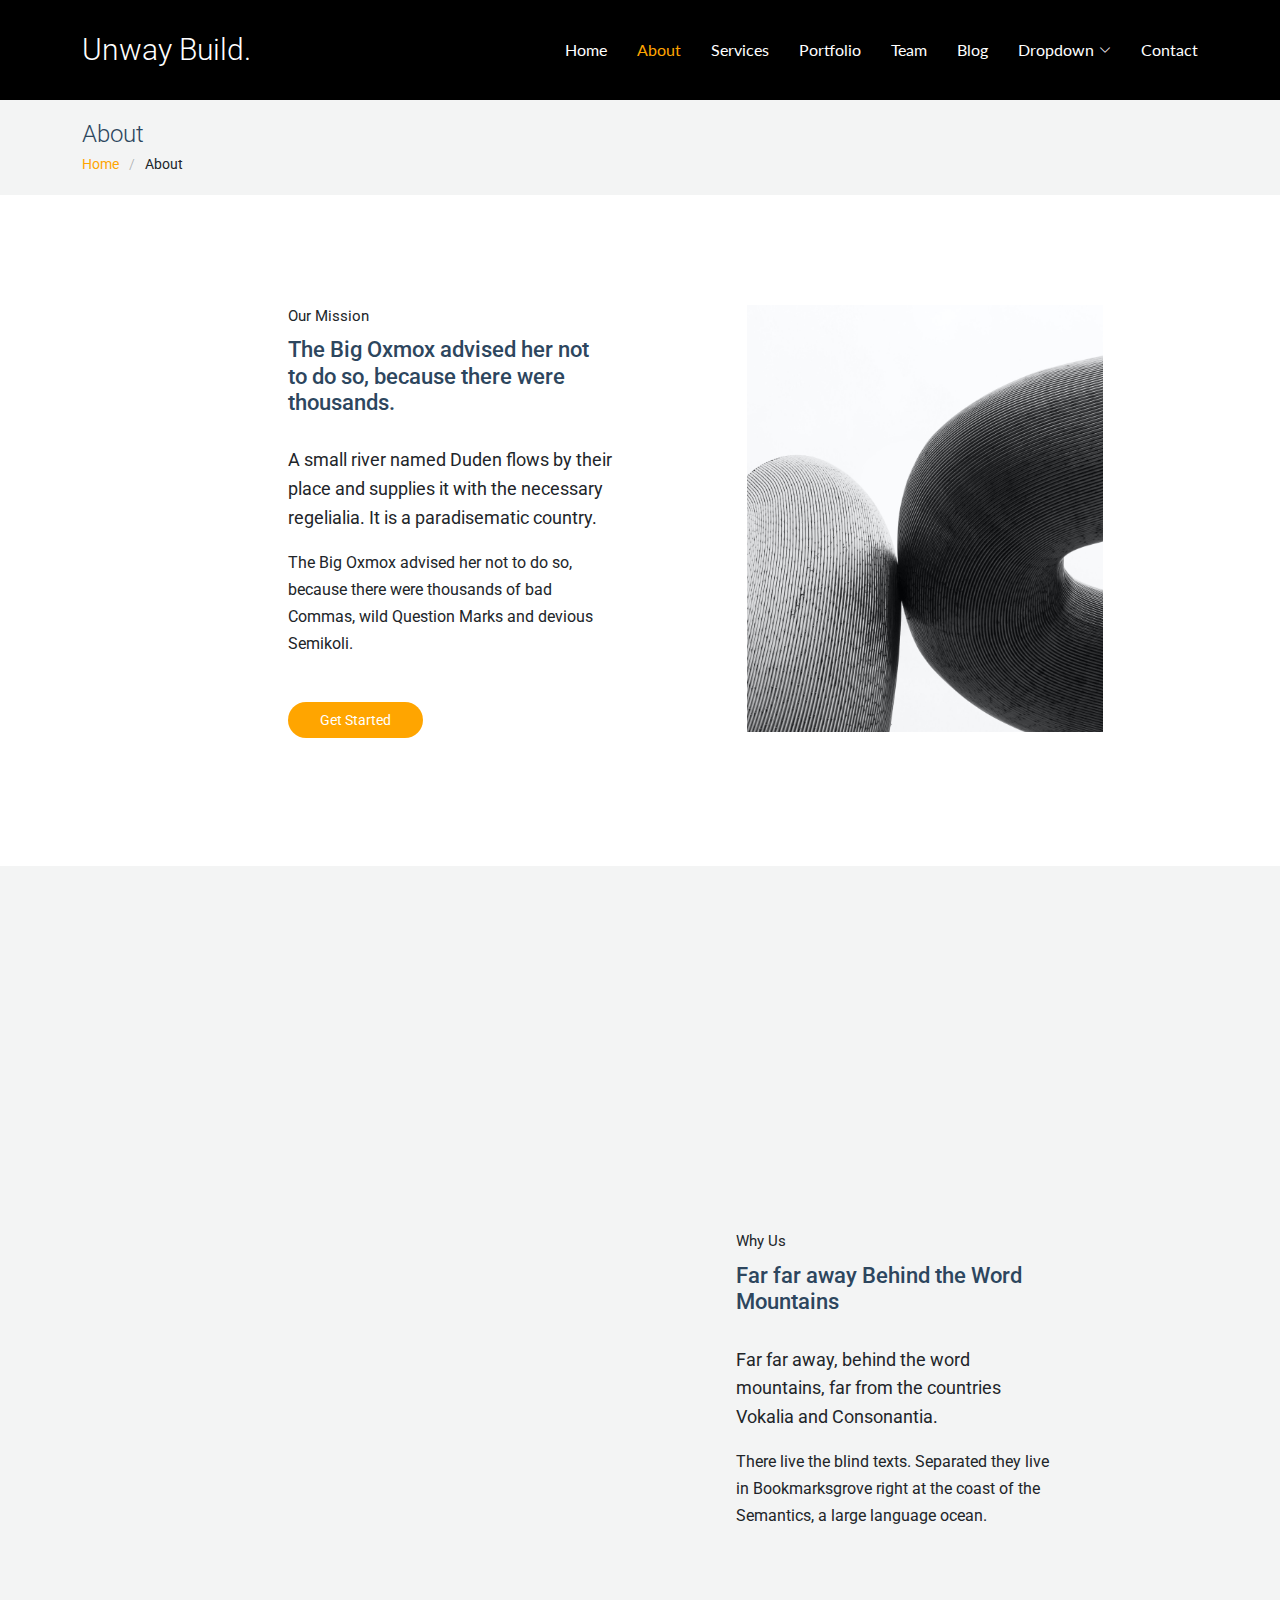
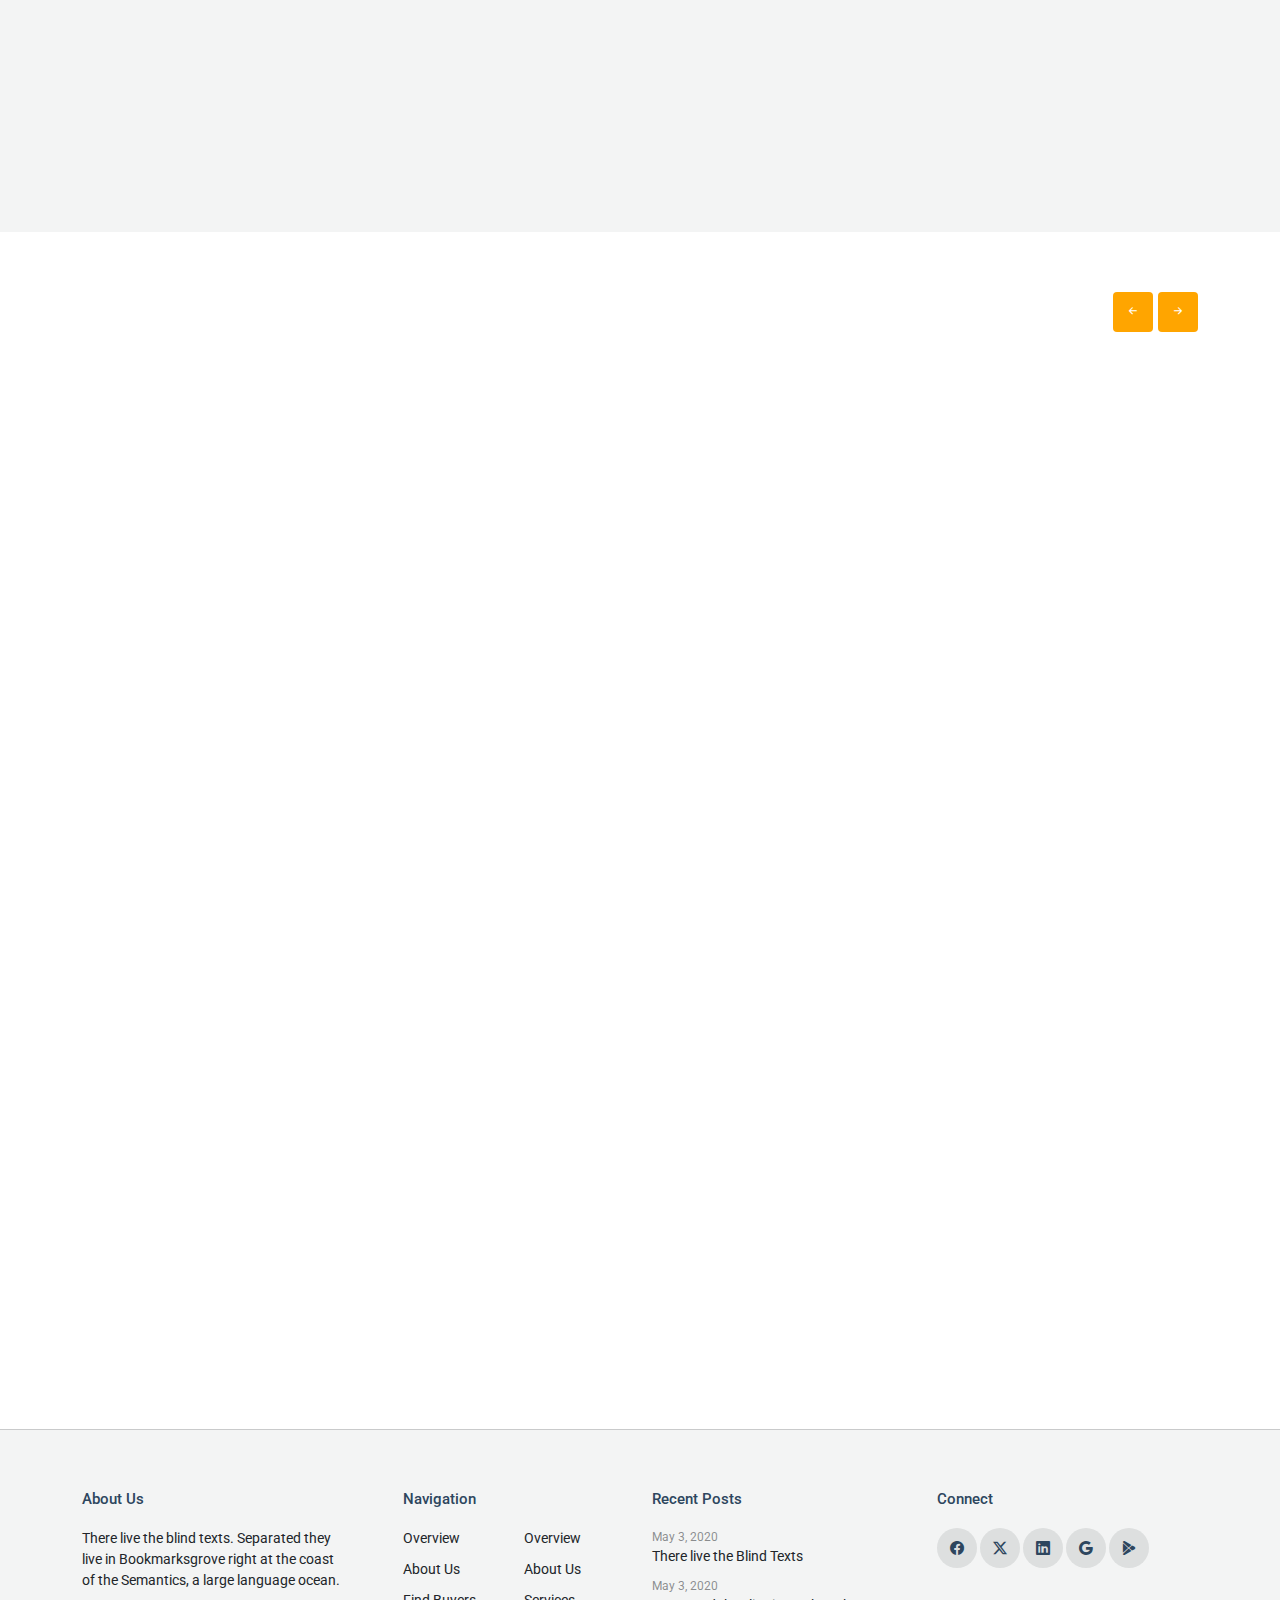
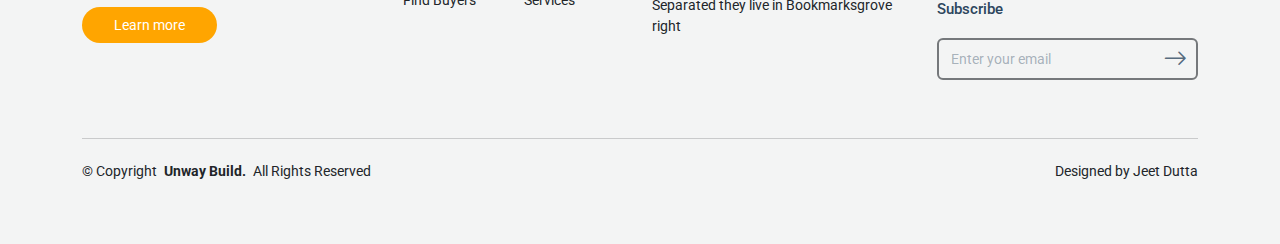
<file: Active/about.html>
<!DOCTYPE html>
<html lang="en">

<head>
  <meta charset="utf-8">
  <meta content="width=device-width, initial-scale=1.0" name="viewport">
  <title>About - Active Bootstrap Template</title>
  <meta name="description" content="">
  <meta name="keywords" content="">

  <!-- Favicons -->
  <link href="assets/img/favicon.png" rel="icon">
  <link href="assets/img/apple-touch-icon.png" rel="apple-touch-icon">

  <!-- Fonts -->
  <link href="https://fonts.googleapis.com" rel="preconnect">
  <link href="https://fonts.gstatic.com" rel="preconnect" crossorigin>
  <link href="https://fonts.googleapis.com/css2?family=Roboto:ital,wght@0,100;0,300;0,400;0,500;0,700;0,900;1,100;1,300;1,400;1,500;1,700;1,900&family=Lato:ital,wght@0,100;0,300;0,400;0,700;0,900;1,100;1,300;1,400;1,700;1,900&display=swap" rel="stylesheet">

  <!-- Vendor CSS Files -->
  <link href="assets/vendor/bootstrap/css/bootstrap.min.css" rel="stylesheet">
  <link href="assets/vendor/bootstrap-icons/bootstrap-icons.css" rel="stylesheet">
  <link href="assets/vendor/aos/aos.css" rel="stylesheet">
  <link href="assets/vendor/swiper/swiper-bundle.min.css" rel="stylesheet">
  <link href="assets/vendor/glightbox/css/glightbox.min.css" rel="stylesheet">

  <!-- Main CSS File -->
  <link href="assets/css/main.css" rel="stylesheet">

  <!-- =======================================================
  * Template Name: Active
  * Template URL: https://bootstrapmade.com/active-bootstrap-website-template/
  * Updated: Aug 07 2024 with Bootstrap v5.3.3
  * Author: Jeet Dutta.com
  * License: https://bootstrapmade.com/license/
  ======================================================== -->
</head>

<body class="about-page">

  <header id="header" class="header d-flex align-items-center sticky-top">
    <div class="container-fluid container-xl position-relative d-flex align-items-center justify-content-between">

      <a href="index.html" class="logo d-flex align-items-center">
        <!-- Uncomment the line below if you also wish to use an image logo -->
        <!-- <img src="assets/img/logo.png" alt=""> -->
        <h1 style="color: white;">Unway Build.</h1>
      </a>

      <nav id="navmenu" class="navmenu">
        <ul>
          <li><a href="index.html">Home</a></li>
          <li><a href="about.html" class="active">About</a></li>
          <li><a href="services.html">Services</a></li>
          <li><a href="portfolio.html">Portfolio</a></li>
          <li><a href="team.html">Team</a></li>
          <li><a href="blog.html">Blog</a></li>
          <li class="dropdown"><a href="#"><span>Dropdown</span> <i class="bi bi-chevron-down toggle-dropdown"></i></a>
            <ul>
              <li><a href="#">Dropdown 1</a></li>
              <li class="dropdown"><a href="#"><span>Deep Dropdown</span> <i class="bi bi-chevron-down toggle-dropdown"></i></a>
                <ul>
                  <li><a href="#">Deep Dropdown 1</a></li>
                  <li><a href="#">Deep Dropdown 2</a></li>
                  <li><a href="#">Deep Dropdown 3</a></li>
                  <li><a href="#">Deep Dropdown 4</a></li>
                  <li><a href="#">Deep Dropdown 5</a></li>
                </ul>
              </li>
              <li><a href="#">Dropdown 2</a></li>
              <li><a href="#">Dropdown 3</a></li>
              <li><a href="#">Dropdown 4</a></li>
            </ul>
          </li>
          <li><a href="contact.html">Contact</a></li>
        </ul>
        <i class="mobile-nav-toggle d-xl-none bi bi-list"></i>
      </nav>

    </div>
  </header>

  <main class="main">

    <!-- Page Title -->
    <div class="page-title light-background">
      <div class="container">
        <h1>About</h1>
        <nav class="breadcrumbs">
          <ol>
            <li><a href="index.html">Home</a></li>
            <li class="current">About</li>
          </ol>
        </nav>
      </div>
    </div><!-- End Page Title -->

    <!-- About 2 Section -->
    <section id="about-2" class="about-2 section">

      <div class="container">
        <div class="content">
          <div class="row justify-content-center">
            <div class="col-sm-12 col-md-5 col-lg-4 col-xl-4 order-lg-2 offset-xl-1 mb-4">
              <div class="img-wrap text-center text-md-left" data-aos="fade-up" data-aos-delay="100">
                <div class="img">
                  <img src="assets/img/img_v_3.jpg" alt="circle image" class="img-fluid">
                </div>
              </div>
            </div>

            <div class="offset-md-0 offset-lg-1 col-sm-12 col-md-5 col-lg-5 col-xl-4" data-aos="fade-up">
              <div class="px-3">
                <span class="content-subtitle">Our Mission</span>
                <h2 class="content-title text-start">
                  The Big Oxmox advised her not to do so, because there were
                  thousands.
                </h2>
                <p class="lead">
                  A small river named Duden flows by their place and supplies it
                  with the necessary regelialia. It is a paradisematic country.
                </p>
                <p class="mb-5">
                  The Big Oxmox advised her not to do so, because there were
                  thousands of bad Commas, wild Question Marks and devious Semikoli.
                </p>
                <p>
                  <a href="#" class="btn-get-started">Get Started</a>
                </p>
              </div>
            </div>
          </div>
        </div>
      </div>
    </section><!-- /About 2 Section -->

    <!-- Services Section -->
    <section id="services" class="services section light-background">

      <div class="container">
        <div class="row gy-4 justify-content-center">

          <div class="col-lg-3">
            <div class="services-item" data-aos="fade-up">
              <div class="services-icon">
                <i class="bi bi-bullseye"></i>
              </div>
              <div>
                <h3>Technology</h3>
                <p>Separated they live in Bookmarksgrove right at the coast</p>
              </div>
            </div>
          </div>

          <div class="col-lg-3">
            <div class="services-item" data-aos="fade-up" data-aos-delay="100">
              <div class="services-icon">
                <i class="bi bi-command"></i>
              </div>
              <div>
                <h3>Web Design</h3>
                <p>Separated they live in Bookmarksgrove right at the coast</p>
              </div>
            </div>
          </div>

          <div class="col-lg-3">
            <div class="services-item" data-aos="fade-up" data-aos-delay="200">
              <div class="services-icon">
                <i class="bi bi-bar-chart"></i>
              </div>
              <div>
                <h3>Branding</h3>
                <p>Separated they live in Bookmarksgrove right at the coast</p>
              </div>
            </div>
          </div>

        </div>
      </div>
    </section><!-- /Services Section -->

    <!-- Stats Section -->
    <section id="stats" class="stats section light-background">

      <div class="container">

        <div class="row gy-4 justify-content-center">

          <div class="col-lg-5">
            <div class="images-overlap">
              <img src="assets/img/img_v_1.jpg" alt="student" class="img-fluid img-1" data-aos="fade-up">
            </div>
          </div>

          <div class="col-lg-4 ps-lg-5">
            <span class="content-subtitle">Why Us</span>
            <h2 class="content-title">Far far away Behind the Word Mountains</h2>
            <p class="lead">
              Far far away, behind the word mountains, far from the countries
              Vokalia and Consonantia.
            </p>
            <p class="mb-5">
              There live the blind texts. Separated they live in Bookmarksgrove
              right at the coast of the Semantics, a large language ocean.
            </p>
            <div class="row mb-5 count-numbers">

              <!-- Start Stats Item -->
              <div class="col-4 counter" data-aos="fade-up" data-aos-delay="100">
                <span data-purecounter-separator="true" data-purecounter-start="0" data-purecounter-end="3919" data-purecounter-duration="1" class="purecounter number"></span>
                <span class="d-block">Coffee</span>
              </div>
              <!-- End Stats Item -->

              <!-- Start Stats Item -->
              <div class="col-4 counter" data-aos="fade-up" data-aos-delay="200">
                <span data-purecounter-separator="true" data-purecounter-start="0" data-purecounter-end="2831" data-purecounter-duration="1" class="purecounter number"></span>
                <span class="d-block">Codes</span>
              </div>
              <!-- End Stats Item -->

              <!-- Start Stats Item -->
              <div class="col-4 counter" data-aos="fade-up" data-aos-delay="300">
                <span data-purecounter-separator="true" data-purecounter-start="0" data-purecounter-end="1914" data-purecounter-duration="1" class="purecounter number"></span>
                <span class="d-block">Projects</span>
              </div>
              <!-- End Stats Item -->

            </div>
          </div>

        </div>

      </div>
    </section><!-- /Stats Section -->

    <!-- Team Section -->
    <section id="team" class="team section">

      <div class="site-section slider-team-wrap">
        <div class="container">

          <div class="slider-nav d-flex justify-content-end mb-3">
            <a href="#" class="js-prev js-custom-prev"><i class="bi bi-arrow-left-short"></i></a>
            <a href="#" class="js-next js-custom-next"><i class="bi bi-arrow-right-short"></i></a>
          </div>

          <div class="swiper init-swiper" data-aos="fade-up" data-aos-delay="100">
            <script type="application/json" class="swiper-config">
              {
                "loop": true,
                "speed": 600,
                "autoplay": {
                  "delay": 5000
                },
                "slidesPerView": "1",
                "pagination": {
                  "el": ".swiper-pagination",
                  "type": "bullets",
                  "clickable": true
                },
                "navigation": {
                  "nextEl": ".js-custom-next",
                  "prevEl": ".js-custom-prev"
                },
                "breakpoints": {
                  "640": {
                    "slidesPerView": 2,
                    "spaceBetween": 30
                  },
                  "768": {
                    "slidesPerView": 3,
                    "spaceBetween": 30
                  },
                  "1200": {
                    "slidesPerView": 3,
                    "spaceBetween": 30
                  }
                }
              }
            </script>
            <div class="swiper-wrapper">
              <div class="swiper-slide">
                <div class="team">
                  <div class="pic">
                    <img src="assets/img/team/team-1.jpg" alt="Image" class="img-fluid">
                  </div>
                  <h3 clas="">
                    <a href="#"><span class="">Jeremy</span> Walker</a>
                  </h3>
                  <span class="d-block position">CEO, Founder, Atty.</span>
                  <p>
                    Separated they live in. Separated they live in Bookmarksgrove
                    right at the coast of the Semantics, a large language ocean.
                  </p>
                  <p class="mb-0">
                    <a href="#" class="more dark">Learn More <span class="bi bi-arrow-right-short"></span></a>
                  </p>
                </div>
              </div>
              <div class="swiper-slide">
                <div class="team">
                  <div class="pic">
                    <img src="assets/img/team/team-2.jpg" alt="Image" class="img-fluid">
                  </div>
                  <h3 clas="">
                    <a href="#"><span class="">Lawson</span> Arnold</a>
                  </h3>
                  <span class="d-block position">CEO, Founder, Atty.</span>
                  <p>
                    Separated they live in. Separated they live in Bookmarksgrove
                    right at the coast of the Semantics, a large language ocean.
                  </p>
                  <p class="mb-0">
                    <a href="#" class="more dark">Learn More <span class="bi bi-arrow-right-short"></span></a>
                  </p>
                </div>
              </div>
              <div class="swiper-slide">
                <div class="team">
                  <div class="pic">
                    <img src="assets/img/team/team-3.jpg" alt="Image" class="img-fluid">
                  </div>
                  <h3 clas="">
                    <a href="#"><span class="">Patrik</span> White</a>
                  </h3>
                  <span class="d-block position">CEO, Founder, Atty.</span>
                  <p>
                    Separated they live in. Separated they live in Bookmarksgrove
                    right at the coast of the Semantics, a large language ocean.
                  </p>
                  <p class="mb-0">
                    <a href="#" class="more dark">Learn More <span class="bi bi-arrow-right-short"></span></a>
                  </p>
                </div>
              </div>
              <div class="swiper-slide">
                <div class="team">
                  <div class="pic">
                    <img src="assets/img/team/team-4.jpg" alt="Image" class="img-fluid">
                  </div>
                  <h3 clas="">
                    <a href="#"><span class="">Kathryn</span> Ryan</a>
                  </h3>
                  <span class="d-block position">CEO, Founder, Atty.</span>
                  <p>
                    Separated they live in. Separated they live in Bookmarksgrove
                    right at the coast of the Semantics, a large language ocean.
                  </p>
                  <p class="mb-0">
                    <a href="#" class="more dark">Learn More <span class="bi bi-arrow-right-short"></span></a>
                  </p>
                </div>
              </div>
              <!-- <div class="swiper-slide"></div> -->
            </div>
          </div>
        </div>
        <!-- /.container -->
      </div>
    </section><!-- /Team Section -->

    <!-- Testimonials Section -->
    <section id="testimonials" class="testimonials section">
      <!-- Section Title -->
      <div class="container section-title" data-aos="fade-up">
        <p>Happy Customers</p>
        <h2>Testimonials</h2>
      </div><!-- End Section Title -->

      <div class="container" data-aos="fade-up">
        <div class="row justify-content-center">
          <div class="col-lg-7">
            <div class="swiper init-swiper">
              <script type="application/json" class="swiper-config">
                {
                  "loop": true,
                  "speed": 600,
                  "autoplay": {
                    "delay": 5000
                  },
                  "slidesPerView": "auto",
                  "pagination": {
                    "el": ".swiper-pagination",
                    "type": "bullets",
                    "clickable": true
                  },
                  "breakpoints": {
                    "320": {
                      "slidesPerView": 1,
                      "spaceBetween": 40
                    },
                    "1200": {
                      "slidesPerView": 1,
                      "spaceBetween": 1
                    }
                  }
                }
              </script>
              <div class="swiper-wrapper">
                <div class="swiper-slide">
                  <div class="testimonial mx-auto">
                    <figure class="img-wrap">
                      <img src="assets/img/testimonials/testimonials-1.jpg" alt="Image" class="img-fluid">
                    </figure>
                    <h3 class="name">Adam Aderson</h3>
                    <blockquote>
                      <p>
                        “There live the blind texts. Separated they live in
                        Bookmarksgrove right at the coast of the Semantics, a large
                        language ocean.”
                      </p>
                    </blockquote>
                  </div>
                </div>
                <div class="swiper-slide">
                  <div class="testimonial mx-auto">
                    <figure class="img-wrap">
                      <img src="assets/img/testimonials/testimonials-2.jpg" alt="Image" class="img-fluid">
                    </figure>
                    <h3 class="name">Lukas Devlin</h3>
                    <blockquote>
                      <p>
                        “There live the blind texts. Separated they live in
                        Bookmarksgrove right at the coast of the Semantics, a large
                        language ocean.”
                      </p>
                    </blockquote>
                  </div>
                </div>
                <div class="swiper-slide">
                  <div class="testimonial mx-auto">
                    <figure class="img-wrap">
                      <img src="assets/img/testimonials/testimonials-3.jpg" alt="Image" class="img-fluid">
                    </figure>
                    <h3 class="name">Kayla Bryant</h3>
                    <blockquote>
                      <p>
                        “There live the blind texts. Separated they live in
                        Bookmarksgrove right at the coast of the Semantics, a large
                        language ocean.”
                      </p>
                    </blockquote>
                  </div>
                </div>
              </div>
              <div class="swiper-pagination"></div>
            </div>
          </div>
        </div>
      </div>
    </section><!-- /Testimonials Section -->

  </main>

  <footer id="footer" class="footer light-background">
    <div class="container">
      <div class="row g-4">
        <div class="col-md-6 col-lg-3 mb-3 mb-md-0">
          <div class="widget">
            <h3 class="widget-heading">About Us</h3>
            <p class="mb-4">
              There live the blind texts. Separated they live in Bookmarksgrove
              right at the coast of the Semantics, a large language ocean.
            </p>
            <p class="mb-0">
              <a href="#" class="btn-learn-more">Learn more</a>
            </p>
          </div>
        </div>
        <div class="col-md-6 col-lg-3 ps-lg-5 mb-3 mb-md-0">
          <div class="widget">
            <h3 class="widget-heading">Navigation</h3>
            <ul class="list-unstyled float-start me-5">
              <li><a href="#">Overview</a></li>
              <li><a href="#">About Us</a></li>
              <li><a href="#">Find Buyers</a></li>
            </ul>
            <ul class="list-unstyled float-start">
              <li><a href="#">Overview</a></li>
              <li><a href="#">About Us</a></li>
              <li><a href="#">Services</a></li>
            </ul>
          </div>
        </div>
        <div class="col-md-6 col-lg-3 pl-lg-5">
          <div class="widget">
            <h3 class="widget-heading">Recent Posts</h3>
            <ul class="list-unstyled footer-blog-entry">
              <li>
                <span class="d-block date">May 3, 2020</span>
                <a href="#">There live the Blind Texts</a>
              </li>
              <li>
                <span class="d-block date">May 3, 2020</span>
                <a href="#">Separated they live in Bookmarksgrove right</a>
              </li>
            </ul>
          </div>
        </div>
        <div class="col-md-6 col-lg-3 pl-lg-5">
          <div class="widget">
            <h3 class="widget-heading">Connect</h3>
            <ul class="list-unstyled social-icons light mb-3">
              <li>
                <a href="#"><span class="bi bi-facebook"></span></a>
              </li>
              <li>
                <a href="#"><span class="bi bi-twitter-x"></span></a>
              </li>
              <li>
                <a href="#"><span class="bi bi-linkedin"></span></a>
              </li>
              <li>
                <a href="#"><span class="bi bi-google"></span></a>
              </li>
              <li>
                <a href="#"><span class="bi bi-google-play"></span></a>
              </li>
            </ul>
          </div>

          <div class="widget">
            <div class="footer-subscribe">
              <h3 class="widget-heading">Subscribe</h3>
              <form action="forms/newsletter.php" method="post" class="php-email-form">
                <div class="mb-2">
                  <input type="text" class="form-control" name="email" placeholder="Enter your email">

                  <button type="submit" class="btn btn-link">
                    <span class="bi bi-arrow-right"></span>
                  </button>
                </div>
                <div class="loading">Loading</div>
                <div class="error-message"></div>
                <div class="sent-message">
                  Your subscription request has been sent. Thank you!
                </div>
              </form>
            </div>
          </div>
        </div>
      </div>

      <div class="copyright d-flex flex-column flex-md-row align-items-center justify-content-md-between">
        <p>© <span>Copyright</span> <strong class="px-1 sitename">Unway Build.</strong> <span>All Rights Reserved</span></p>
        <div class="credits">
          <!-- All the links in the footer should remain intact. -->
          <!-- You can delete the links only if you've purchased the pro version. -->
          <!-- Licensing information: https://bootstrapmade.com/license/ -->
          <!-- Purchase the pro version with working PHP/AJAX contact form: [buy-url] -->
          Designed by <a>Jeet Dutta</a>
        </div>
      </div>
    </div>
  </footer>

  <!-- Scroll Top -->
  <a href="#" id="scroll-top" class="scroll-top d-flex align-items-center justify-content-center"><i class="bi bi-arrow-up-short"></i></a>

  <!-- Preloader -->
  <div id="preloader"></div>

  <!-- Vendor JS Files -->
  <script src="assets/vendor/bootstrap/js/bootstrap.bundle.min.js"></script>
  <script src="assets/vendor/php-email-form/validate.js"></script>
  <script src="assets/vendor/aos/aos.js"></script>
  <script src="assets/vendor/swiper/swiper-bundle.min.js"></script>
  <script src="assets/vendor/purecounter/purecounter_vanilla.js"></script>
  <script src="assets/vendor/glightbox/js/glightbox.min.js"></script>
  <script src="assets/vendor/imagesloaded/imagesloaded.pkgd.min.js"></script>
  <script src="assets/vendor/isotope-layout/isotope.pkgd.min.js"></script>

  <!-- Main JS File -->
  <script src="assets/js/main.js"></script>

</body>

</html>
</file>
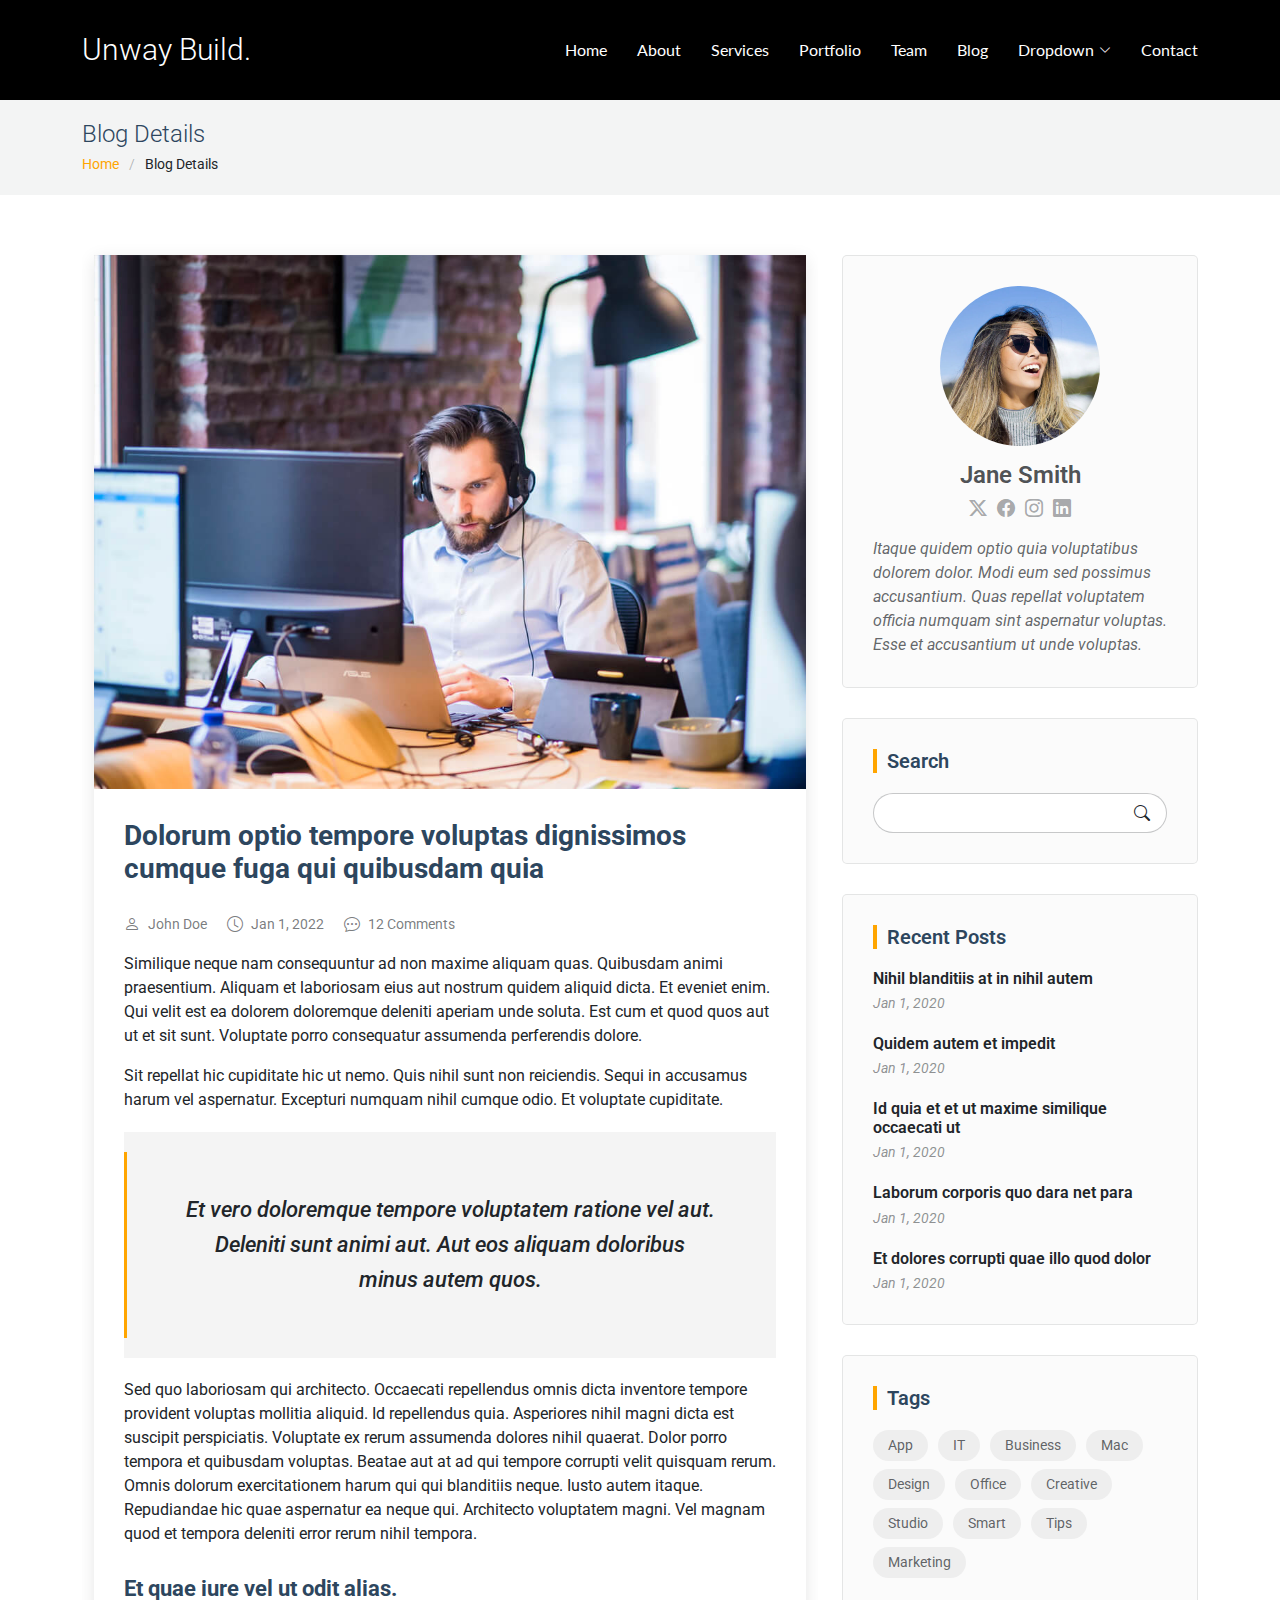
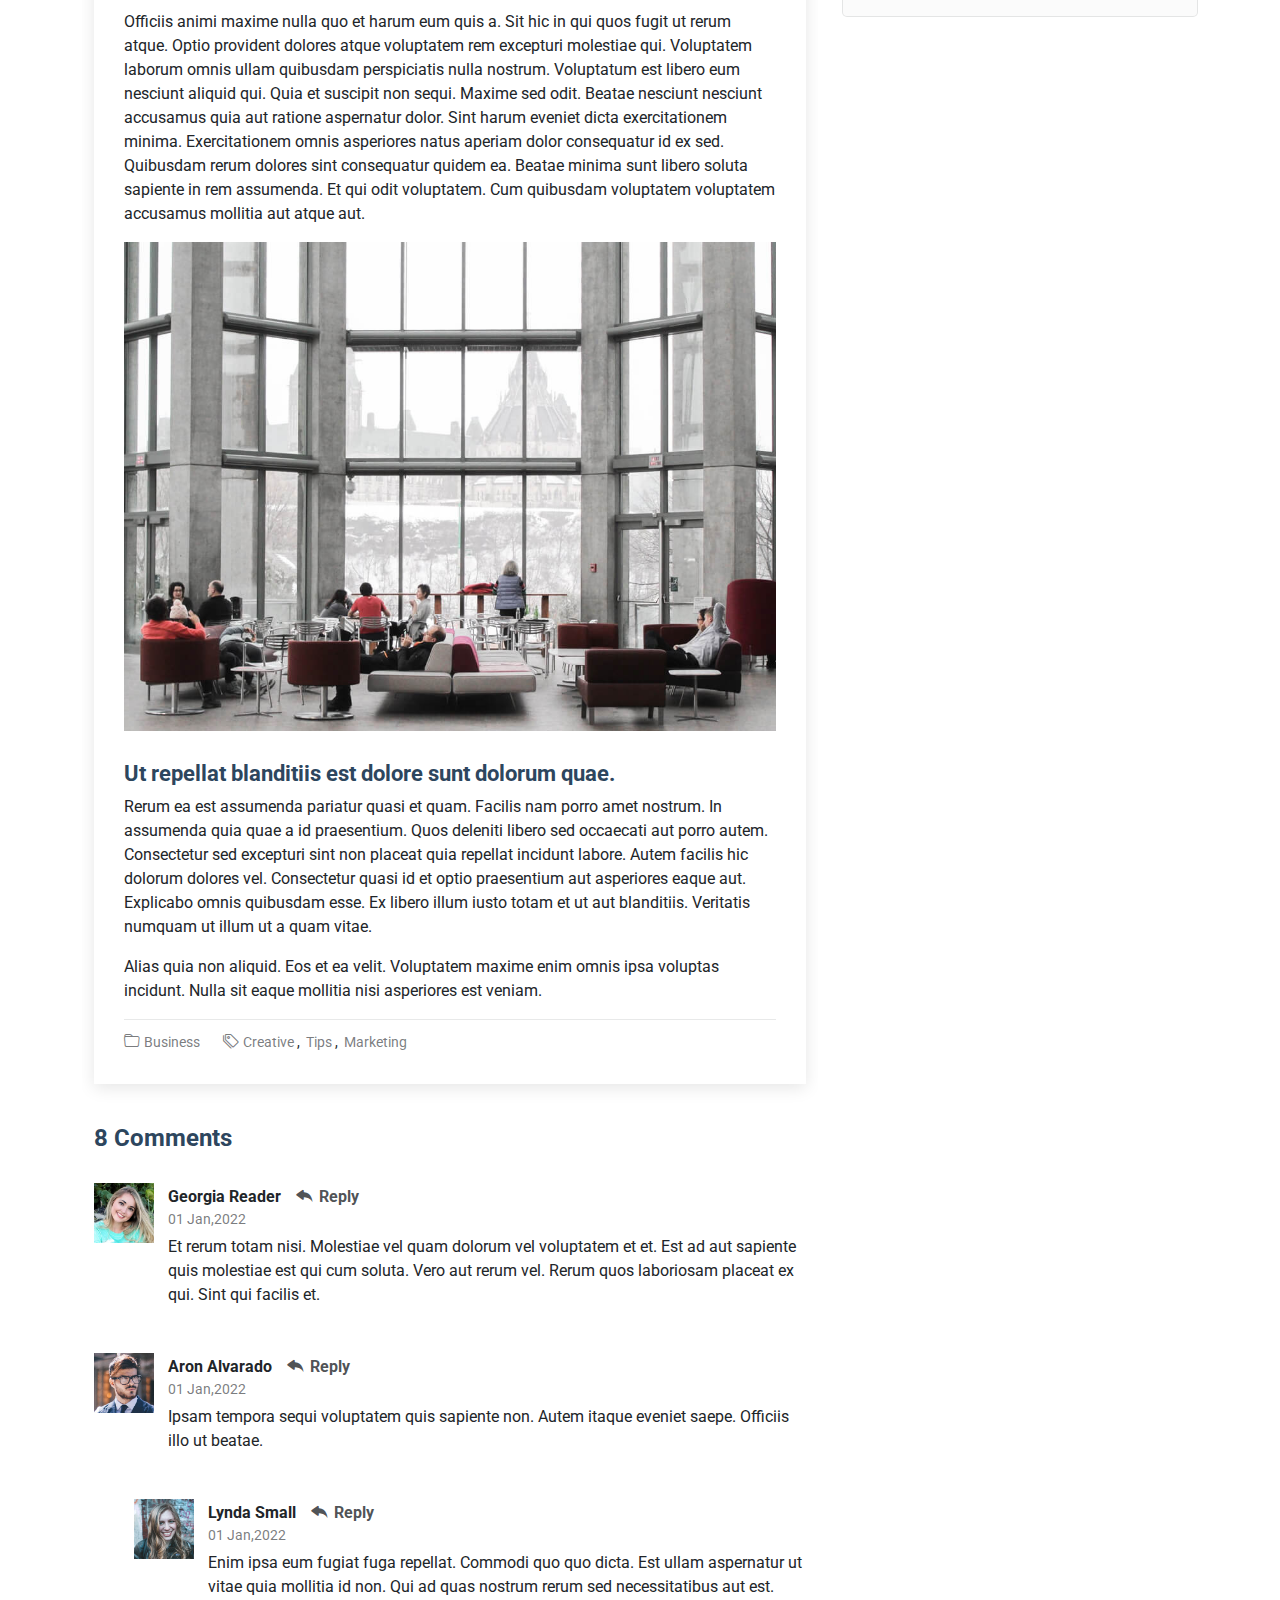
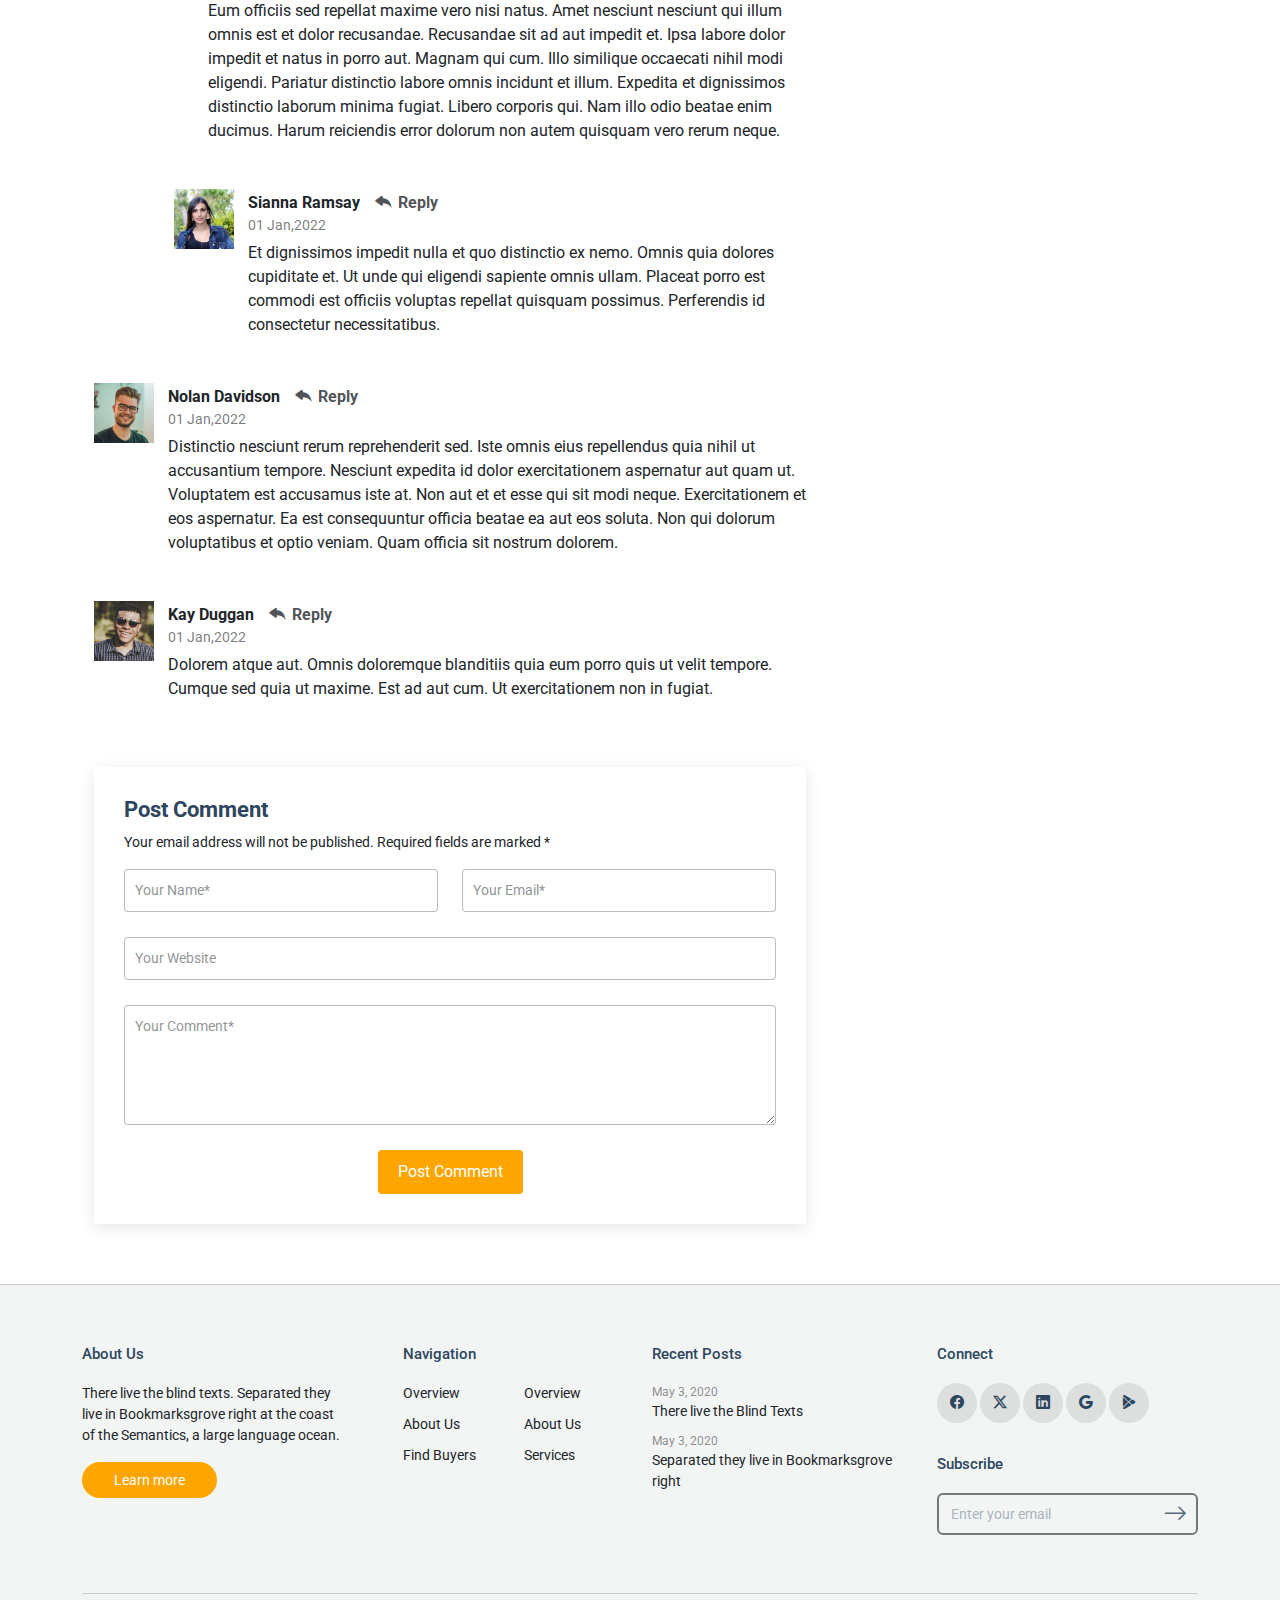
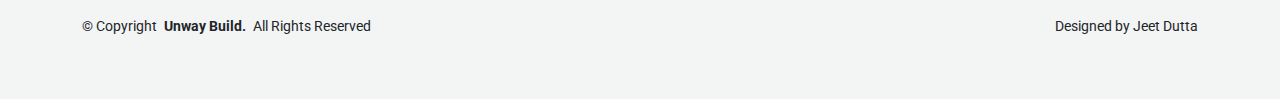
<file: Active/blog-details.html>
<!DOCTYPE html>
<html lang="en">

<head>
  <meta charset="utf-8">
  <meta content="width=device-width, initial-scale=1.0" name="viewport">
  <title>Blog Details - Active Bootstrap Template</title>
  <meta name="description" content="">
  <meta name="keywords" content="">

  <!-- Favicons -->
  <link href="assets/img/favicon.png" rel="icon">
  <link href="assets/img/apple-touch-icon.png" rel="apple-touch-icon">

  <!-- Fonts -->
  <link href="https://fonts.googleapis.com" rel="preconnect">
  <link href="https://fonts.gstatic.com" rel="preconnect" crossorigin>
  <link href="https://fonts.googleapis.com/css2?family=Roboto:ital,wght@0,100;0,300;0,400;0,500;0,700;0,900;1,100;1,300;1,400;1,500;1,700;1,900&family=Lato:ital,wght@0,100;0,300;0,400;0,700;0,900;1,100;1,300;1,400;1,700;1,900&display=swap" rel="stylesheet">

  <!-- Vendor CSS Files -->
  <link href="assets/vendor/bootstrap/css/bootstrap.min.css" rel="stylesheet">
  <link href="assets/vendor/bootstrap-icons/bootstrap-icons.css" rel="stylesheet">
  <link href="assets/vendor/aos/aos.css" rel="stylesheet">
  <link href="assets/vendor/swiper/swiper-bundle.min.css" rel="stylesheet">
  <link href="assets/vendor/glightbox/css/glightbox.min.css" rel="stylesheet">

  <!-- Main CSS File -->
  <link href="assets/css/main.css" rel="stylesheet">

  <!-- =======================================================
  * Template Name: Active
  * Template URL: https://bootstrapmade.com/active-bootstrap-website-template/
  * Updated: Aug 07 2024 with Bootstrap v5.3.3
  * Author: Jeet Dutta.com
  * License: https://bootstrapmade.com/license/
  ======================================================== -->
</head>

<body class="blog-details-page">

  <header id="header" class="header d-flex align-items-center sticky-top">
    <div class="container-fluid container-xl position-relative d-flex align-items-center justify-content-between">

      <a href="index.html" class="logo d-flex align-items-center">
        <!-- Uncomment the line below if you also wish to use an image logo -->
        <!-- <img src="assets/img/logo.png" alt=""> -->
        <h1 style="color: white;">Unway Build.</h1>
      </a>

      <nav id="navmenu" class="navmenu">
        <ul>
          <li><a href="index.html">Home</a></li>
          <li><a href="about.html">About</a></li>
          <li><a href="services.html">Services</a></li>
          <li><a href="portfolio.html">Portfolio</a></li>
          <li><a href="team.html">Team</a></li>
          <li><a href="blog.html">Blog</a></li>
          <li class="dropdown"><a href="#"><span>Dropdown</span> <i class="bi bi-chevron-down toggle-dropdown"></i></a>
            <ul>
              <li><a href="#">Dropdown 1</a></li>
              <li class="dropdown"><a href="#"><span>Deep Dropdown</span> <i class="bi bi-chevron-down toggle-dropdown"></i></a>
                <ul>
                  <li><a href="#">Deep Dropdown 1</a></li>
                  <li><a href="#">Deep Dropdown 2</a></li>
                  <li><a href="#">Deep Dropdown 3</a></li>
                  <li><a href="#">Deep Dropdown 4</a></li>
                  <li><a href="#">Deep Dropdown 5</a></li>
                </ul>
              </li>
              <li><a href="#">Dropdown 2</a></li>
              <li><a href="#">Dropdown 3</a></li>
              <li><a href="#">Dropdown 4</a></li>
            </ul>
          </li>
          <li><a href="contact.html">Contact</a></li>
        </ul>
        <i class="mobile-nav-toggle d-xl-none bi bi-list"></i>
      </nav>

    </div>
  </header>

  <main class="main">

    <!-- Page Title -->
    <div class="page-title light-background">
      <div class="container">
        <h1>Blog Details</h1>
        <nav class="breadcrumbs">
          <ol>
            <li><a href="index.html">Home</a></li>
            <li class="current">Blog Details</li>
          </ol>
        </nav>
      </div>
    </div><!-- End Page Title -->

    <div class="container">
      <div class="row">

        <div class="col-lg-8">

          <!-- Blog Details Section -->
          <section id="blog-details" class="blog-details section">
            <div class="container">

              <article class="article">

                <div class="post-img">
                  <img src="assets/img/blog/blog-1.jpg" alt="" class="img-fluid">
                </div>

                <h2 class="title">Dolorum optio tempore voluptas dignissimos cumque fuga qui quibusdam quia</h2>

                <div class="meta-top">
                  <ul>
                    <li class="d-flex align-items-center"><i class="bi bi-person"></i> <a href="blog-details.html">John Doe</a></li>
                    <li class="d-flex align-items-center"><i class="bi bi-clock"></i> <a href="blog-details.html"><time datetime="2020-01-01">Jan 1, 2022</time></a></li>
                    <li class="d-flex align-items-center"><i class="bi bi-chat-dots"></i> <a href="blog-details.html">12 Comments</a></li>
                  </ul>
                </div><!-- End meta top -->

                <div class="content">
                  <p>
                    Similique neque nam consequuntur ad non maxime aliquam quas. Quibusdam animi praesentium. Aliquam et laboriosam eius aut nostrum quidem aliquid dicta.
                    Et eveniet enim. Qui velit est ea dolorem doloremque deleniti aperiam unde soluta. Est cum et quod quos aut ut et sit sunt. Voluptate porro consequatur assumenda perferendis dolore.
                  </p>

                  <p>
                    Sit repellat hic cupiditate hic ut nemo. Quis nihil sunt non reiciendis. Sequi in accusamus harum vel aspernatur. Excepturi numquam nihil cumque odio. Et voluptate cupiditate.
                  </p>

                  <blockquote>
                    <p>
                      Et vero doloremque tempore voluptatem ratione vel aut. Deleniti sunt animi aut. Aut eos aliquam doloribus minus autem quos.
                    </p>
                  </blockquote>

                  <p>
                    Sed quo laboriosam qui architecto. Occaecati repellendus omnis dicta inventore tempore provident voluptas mollitia aliquid. Id repellendus quia. Asperiores nihil magni dicta est suscipit perspiciatis. Voluptate ex rerum assumenda dolores nihil quaerat.
                    Dolor porro tempora et quibusdam voluptas. Beatae aut at ad qui tempore corrupti velit quisquam rerum. Omnis dolorum exercitationem harum qui qui blanditiis neque.
                    Iusto autem itaque. Repudiandae hic quae aspernatur ea neque qui. Architecto voluptatem magni. Vel magnam quod et tempora deleniti error rerum nihil tempora.
                  </p>

                  <h3>Et quae iure vel ut odit alias.</h3>
                  <p>
                    Officiis animi maxime nulla quo et harum eum quis a. Sit hic in qui quos fugit ut rerum atque. Optio provident dolores atque voluptatem rem excepturi molestiae qui. Voluptatem laborum omnis ullam quibusdam perspiciatis nulla nostrum. Voluptatum est libero eum nesciunt aliquid qui.
                    Quia et suscipit non sequi. Maxime sed odit. Beatae nesciunt nesciunt accusamus quia aut ratione aspernatur dolor. Sint harum eveniet dicta exercitationem minima. Exercitationem omnis asperiores natus aperiam dolor consequatur id ex sed. Quibusdam rerum dolores sint consequatur quidem ea.
                    Beatae minima sunt libero soluta sapiente in rem assumenda. Et qui odit voluptatem. Cum quibusdam voluptatem voluptatem accusamus mollitia aut atque aut.
                  </p>
                  <img src="assets/img/blog/blog-inside-post.jpg" class="img-fluid" alt="">

                  <h3>Ut repellat blanditiis est dolore sunt dolorum quae.</h3>
                  <p>
                    Rerum ea est assumenda pariatur quasi et quam. Facilis nam porro amet nostrum. In assumenda quia quae a id praesentium. Quos deleniti libero sed occaecati aut porro autem. Consectetur sed excepturi sint non placeat quia repellat incidunt labore. Autem facilis hic dolorum dolores vel.
                    Consectetur quasi id et optio praesentium aut asperiores eaque aut. Explicabo omnis quibusdam esse. Ex libero illum iusto totam et ut aut blanditiis. Veritatis numquam ut illum ut a quam vitae.
                  </p>
                  <p>
                    Alias quia non aliquid. Eos et ea velit. Voluptatem maxime enim omnis ipsa voluptas incidunt. Nulla sit eaque mollitia nisi asperiores est veniam.
                  </p>

                </div><!-- End post content -->

                <div class="meta-bottom">
                  <i class="bi bi-folder"></i>
                  <ul class="cats">
                    <li><a href="#">Business</a></li>
                  </ul>

                  <i class="bi bi-tags"></i>
                  <ul class="tags">
                    <li><a href="#">Creative</a></li>
                    <li><a href="#">Tips</a></li>
                    <li><a href="#">Marketing</a></li>
                  </ul>
                </div><!-- End meta bottom -->

              </article>

            </div>
          </section><!-- /Blog Details Section -->

          <!-- Blog Comments Section -->
          <section id="blog-comments" class="blog-comments section">

            <div class="container">

              <h4 class="comments-count">8 Comments</h4>

              <div id="comment-1" class="comment">
                <div class="d-flex">
                  <div class="comment-img"><img src="assets/img/blog/comments-1.jpg" alt=""></div>
                  <div>
                    <h5><a href="">Georgia Reader</a> <a href="#" class="reply"><i class="bi bi-reply-fill"></i> Reply</a></h5>
                    <time datetime="2020-01-01">01 Jan,2022</time>
                    <p>
                      Et rerum totam nisi. Molestiae vel quam dolorum vel voluptatem et et. Est ad aut sapiente quis molestiae est qui cum soluta.
                      Vero aut rerum vel. Rerum quos laboriosam placeat ex qui. Sint qui facilis et.
                    </p>
                  </div>
                </div>
              </div><!-- End comment #1 -->

              <div id="comment-2" class="comment">
                <div class="d-flex">
                  <div class="comment-img"><img src="assets/img/blog/comments-2.jpg" alt=""></div>
                  <div>
                    <h5><a href="">Aron Alvarado</a> <a href="#" class="reply"><i class="bi bi-reply-fill"></i> Reply</a></h5>
                    <time datetime="2020-01-01">01 Jan,2022</time>
                    <p>
                      Ipsam tempora sequi voluptatem quis sapiente non. Autem itaque eveniet saepe. Officiis illo ut beatae.
                    </p>
                  </div>
                </div>

                <div id="comment-reply-1" class="comment comment-reply">
                  <div class="d-flex">
                    <div class="comment-img"><img src="assets/img/blog/comments-3.jpg" alt=""></div>
                    <div>
                      <h5><a href="">Lynda Small</a> <a href="#" class="reply"><i class="bi bi-reply-fill"></i> Reply</a></h5>
                      <time datetime="2020-01-01">01 Jan,2022</time>
                      <p>
                        Enim ipsa eum fugiat fuga repellat. Commodi quo quo dicta. Est ullam aspernatur ut vitae quia mollitia id non. Qui ad quas nostrum rerum sed necessitatibus aut est. Eum officiis sed repellat maxime vero nisi natus. Amet nesciunt nesciunt qui illum omnis est et dolor recusandae.

                        Recusandae sit ad aut impedit et. Ipsa labore dolor impedit et natus in porro aut. Magnam qui cum. Illo similique occaecati nihil modi eligendi. Pariatur distinctio labore omnis incidunt et illum. Expedita et dignissimos distinctio laborum minima fugiat.

                        Libero corporis qui. Nam illo odio beatae enim ducimus. Harum reiciendis error dolorum non autem quisquam vero rerum neque.
                      </p>
                    </div>
                  </div>

                  <div id="comment-reply-2" class="comment comment-reply">
                    <div class="d-flex">
                      <div class="comment-img"><img src="assets/img/blog/comments-4.jpg" alt=""></div>
                      <div>
                        <h5><a href="">Sianna Ramsay</a> <a href="#" class="reply"><i class="bi bi-reply-fill"></i> Reply</a></h5>
                        <time datetime="2020-01-01">01 Jan,2022</time>
                        <p>
                          Et dignissimos impedit nulla et quo distinctio ex nemo. Omnis quia dolores cupiditate et. Ut unde qui eligendi sapiente omnis ullam. Placeat porro est commodi est officiis voluptas repellat quisquam possimus. Perferendis id consectetur necessitatibus.
                        </p>
                      </div>
                    </div>

                  </div><!-- End comment reply #2-->

                </div><!-- End comment reply #1-->

              </div><!-- End comment #2-->

              <div id="comment-3" class="comment">
                <div class="d-flex">
                  <div class="comment-img"><img src="assets/img/blog/comments-5.jpg" alt=""></div>
                  <div>
                    <h5><a href="">Nolan Davidson</a> <a href="#" class="reply"><i class="bi bi-reply-fill"></i> Reply</a></h5>
                    <time datetime="2020-01-01">01 Jan,2022</time>
                    <p>
                      Distinctio nesciunt rerum reprehenderit sed. Iste omnis eius repellendus quia nihil ut accusantium tempore. Nesciunt expedita id dolor exercitationem aspernatur aut quam ut. Voluptatem est accusamus iste at.
                      Non aut et et esse qui sit modi neque. Exercitationem et eos aspernatur. Ea est consequuntur officia beatae ea aut eos soluta. Non qui dolorum voluptatibus et optio veniam. Quam officia sit nostrum dolorem.
                    </p>
                  </div>
                </div>

              </div><!-- End comment #3 -->

              <div id="comment-4" class="comment">
                <div class="d-flex">
                  <div class="comment-img"><img src="assets/img/blog/comments-6.jpg" alt=""></div>
                  <div>
                    <h5><a href="">Kay Duggan</a> <a href="#" class="reply"><i class="bi bi-reply-fill"></i> Reply</a></h5>
                    <time datetime="2020-01-01">01 Jan,2022</time>
                    <p>
                      Dolorem atque aut. Omnis doloremque blanditiis quia eum porro quis ut velit tempore. Cumque sed quia ut maxime. Est ad aut cum. Ut exercitationem non in fugiat.
                    </p>
                  </div>
                </div>

              </div><!-- End comment #4 -->

            </div>

          </section><!-- /Blog Comments Section -->

          <!-- Comment Form Section -->
          <section id="comment-form" class="comment-form section">
            <div class="container">

              <form action="">

                <h4>Post Comment</h4>
                <p>Your email address will not be published. Required fields are marked * </p>
                <div class="row">
                  <div class="col-md-6 form-group">
                    <input name="name" type="text" class="form-control" placeholder="Your Name*">
                  </div>
                  <div class="col-md-6 form-group">
                    <input name="email" type="text" class="form-control" placeholder="Your Email*">
                  </div>
                </div>
                <div class="row">
                  <div class="col form-group">
                    <input name="website" type="text" class="form-control" placeholder="Your Website">
                  </div>
                </div>
                <div class="row">
                  <div class="col form-group">
                    <textarea name="comment" class="form-control" placeholder="Your Comment*"></textarea>
                  </div>
                </div>

                <div class="text-center">
                  <button type="submit" class="btn btn-primary">Post Comment</button>
                </div>

              </form>

            </div>
          </section><!-- /Comment Form Section -->

        </div>

        <div class="col-lg-4 sidebar">

          <div class="widgets-container">

            <!-- Blog Author Widget -->
            <div class="blog-author-widget widget-item">

              <div class="d-flex flex-column align-items-center">
                <img src="assets/img/blog/blog-author.jpg" class="rounded-circle flex-shrink-0" alt="">
                <h4>Jane Smith</h4>
                <div class="social-links">
                  <a href="https://x.com/#"><i class="bi bi-twitter-x"></i></a>
                  <a href="https://facebook.com/#"><i class="bi bi-facebook"></i></a>
                  <a href="https://instagram.com/#"><i class="biu bi-instagram"></i></a>
                  <a href="https://instagram.com/#"><i class="biu bi-linkedin"></i></a>
                </div>

                <p>
                  Itaque quidem optio quia voluptatibus dolorem dolor. Modi eum sed possimus accusantium. Quas repellat voluptatem officia numquam sint aspernatur voluptas. Esse et accusantium ut unde voluptas.
                </p>

              </div>
            </div><!--/Blog Author Widget -->

            <!-- Search Widget -->
            <div class="search-widget widget-item">

              <h3 class="widget-title">Search</h3>
              <form action="">
                <input type="text">
                <button type="submit" title="Search"><i class="bi bi-search"></i></button>
              </form>

            </div><!--/Search Widget -->

            <!-- Recent Posts Widget -->
            <div class="recent-posts-widget widget-item">

              <h3 class="widget-title">Recent Posts</h3>

              <div class="post-item">
                <h4><a href="blog-details.html">Nihil blanditiis at in nihil autem</a></h4>
                <time datetime="2020-01-01">Jan 1, 2020</time>
              </div><!-- End recent post item-->

              <div class="post-item">
                <h4><a href="blog-details.html">Quidem autem et impedit</a></h4>
                <time datetime="2020-01-01">Jan 1, 2020</time>
              </div><!-- End recent post item-->

              <div class="post-item">
                <h4><a href="blog-details.html">Id quia et et ut maxime similique occaecati ut</a></h4>
                <time datetime="2020-01-01">Jan 1, 2020</time>
              </div><!-- End recent post item-->

              <div class="post-item">
                <h4><a href="blog-details.html">Laborum corporis quo dara net para</a></h4>
                <time datetime="2020-01-01">Jan 1, 2020</time>
              </div><!-- End recent post item-->

              <div class="post-item">
                <h4><a href="blog-details.html">Et dolores corrupti quae illo quod dolor</a></h4>
                <time datetime="2020-01-01">Jan 1, 2020</time>
              </div><!-- End recent post item-->

            </div><!--/Recent Posts Widget -->

            <!-- Tags Widget -->
            <div class="tags-widget widget-item">

              <h3 class="widget-title">Tags</h3>
              <ul>
                <li><a href="#">App</a></li>
                <li><a href="#">IT</a></li>
                <li><a href="#">Business</a></li>
                <li><a href="#">Mac</a></li>
                <li><a href="#">Design</a></li>
                <li><a href="#">Office</a></li>
                <li><a href="#">Creative</a></li>
                <li><a href="#">Studio</a></li>
                <li><a href="#">Smart</a></li>
                <li><a href="#">Tips</a></li>
                <li><a href="#">Marketing</a></li>
              </ul>

            </div><!--/Tags Widget -->

          </div>

        </div>

      </div>
    </div>

  </main>

  <footer id="footer" class="footer light-background">
    <div class="container">
      <div class="row g-4">
        <div class="col-md-6 col-lg-3 mb-3 mb-md-0">
          <div class="widget">
            <h3 class="widget-heading">About Us</h3>
            <p class="mb-4">
              There live the blind texts. Separated they live in Bookmarksgrove
              right at the coast of the Semantics, a large language ocean.
            </p>
            <p class="mb-0">
              <a href="#" class="btn-learn-more">Learn more</a>
            </p>
          </div>
        </div>
        <div class="col-md-6 col-lg-3 ps-lg-5 mb-3 mb-md-0">
          <div class="widget">
            <h3 class="widget-heading">Navigation</h3>
            <ul class="list-unstyled float-start me-5">
              <li><a href="#">Overview</a></li>
              <li><a href="#">About Us</a></li>
              <li><a href="#">Find Buyers</a></li>
            </ul>
            <ul class="list-unstyled float-start">
              <li><a href="#">Overview</a></li>
              <li><a href="#">About Us</a></li>
              <li><a href="#">Services</a></li>
            </ul>
          </div>
        </div>
        <div class="col-md-6 col-lg-3 pl-lg-5">
          <div class="widget">
            <h3 class="widget-heading">Recent Posts</h3>
            <ul class="list-unstyled footer-blog-entry">
              <li>
                <span class="d-block date">May 3, 2020</span>
                <a href="#">There live the Blind Texts</a>
              </li>
              <li>
                <span class="d-block date">May 3, 2020</span>
                <a href="#">Separated they live in Bookmarksgrove right</a>
              </li>
            </ul>
          </div>
        </div>
        <div class="col-md-6 col-lg-3 pl-lg-5">
          <div class="widget">
            <h3 class="widget-heading">Connect</h3>
            <ul class="list-unstyled social-icons light mb-3">
              <li>
                <a href="#"><span class="bi bi-facebook"></span></a>
              </li>
              <li>
                <a href="#"><span class="bi bi-twitter-x"></span></a>
              </li>
              <li>
                <a href="#"><span class="bi bi-linkedin"></span></a>
              </li>
              <li>
                <a href="#"><span class="bi bi-google"></span></a>
              </li>
              <li>
                <a href="#"><span class="bi bi-google-play"></span></a>
              </li>
            </ul>
          </div>

          <div class="widget">
            <div class="footer-subscribe">
              <h3 class="widget-heading">Subscribe</h3>
              <form action="forms/newsletter.php" method="post" class="php-email-form">
                <div class="mb-2">
                  <input type="text" class="form-control" name="email" placeholder="Enter your email">

                  <button type="submit" class="btn btn-link">
                    <span class="bi bi-arrow-right"></span>
                  </button>
                </div>
                <div class="loading">Loading</div>
                <div class="error-message"></div>
                <div class="sent-message">
                  Your subscription request has been sent. Thank you!
                </div>
              </form>
            </div>
          </div>
        </div>
      </div>

      <div class="copyright d-flex flex-column flex-md-row align-items-center justify-content-md-between">
        <p>© <span>Copyright</span> <strong class="px-1 sitename">Unway Build.</strong> <span>All Rights Reserved</span></p>
        <div class="credits">
          <!-- All the links in the footer should remain intact. -->
          <!-- You can delete the links only if you've purchased the pro version. -->
          <!-- Licensing information: https://bootstrapmade.com/license/ -->
          <!-- Purchase the pro version with working PHP/AJAX contact form: [buy-url] -->
          Designed by  <a>Jeet Dutta</a>
        </div>
      </div>
    </div>
  </footer>

  <!-- Scroll Top -->
  <a href="#" id="scroll-top" class="scroll-top d-flex align-items-center justify-content-center"><i class="bi bi-arrow-up-short"></i></a>

  <!-- Preloader -->
  <div id="preloader"></div>

  <!-- Vendor JS Files -->
  <script src="assets/vendor/bootstrap/js/bootstrap.bundle.min.js"></script>
  <script src="assets/vendor/php-email-form/validate.js"></script>
  <script src="assets/vendor/aos/aos.js"></script>
  <script src="assets/vendor/swiper/swiper-bundle.min.js"></script>
  <script src="assets/vendor/purecounter/purecounter_vanilla.js"></script>
  <script src="assets/vendor/glightbox/js/glightbox.min.js"></script>
  <script src="assets/vendor/imagesloaded/imagesloaded.pkgd.min.js"></script>
  <script src="assets/vendor/isotope-layout/isotope.pkgd.min.js"></script>

  <!-- Main JS File -->
  <script src="assets/js/main.js"></script>

</body>

</html>
</file>
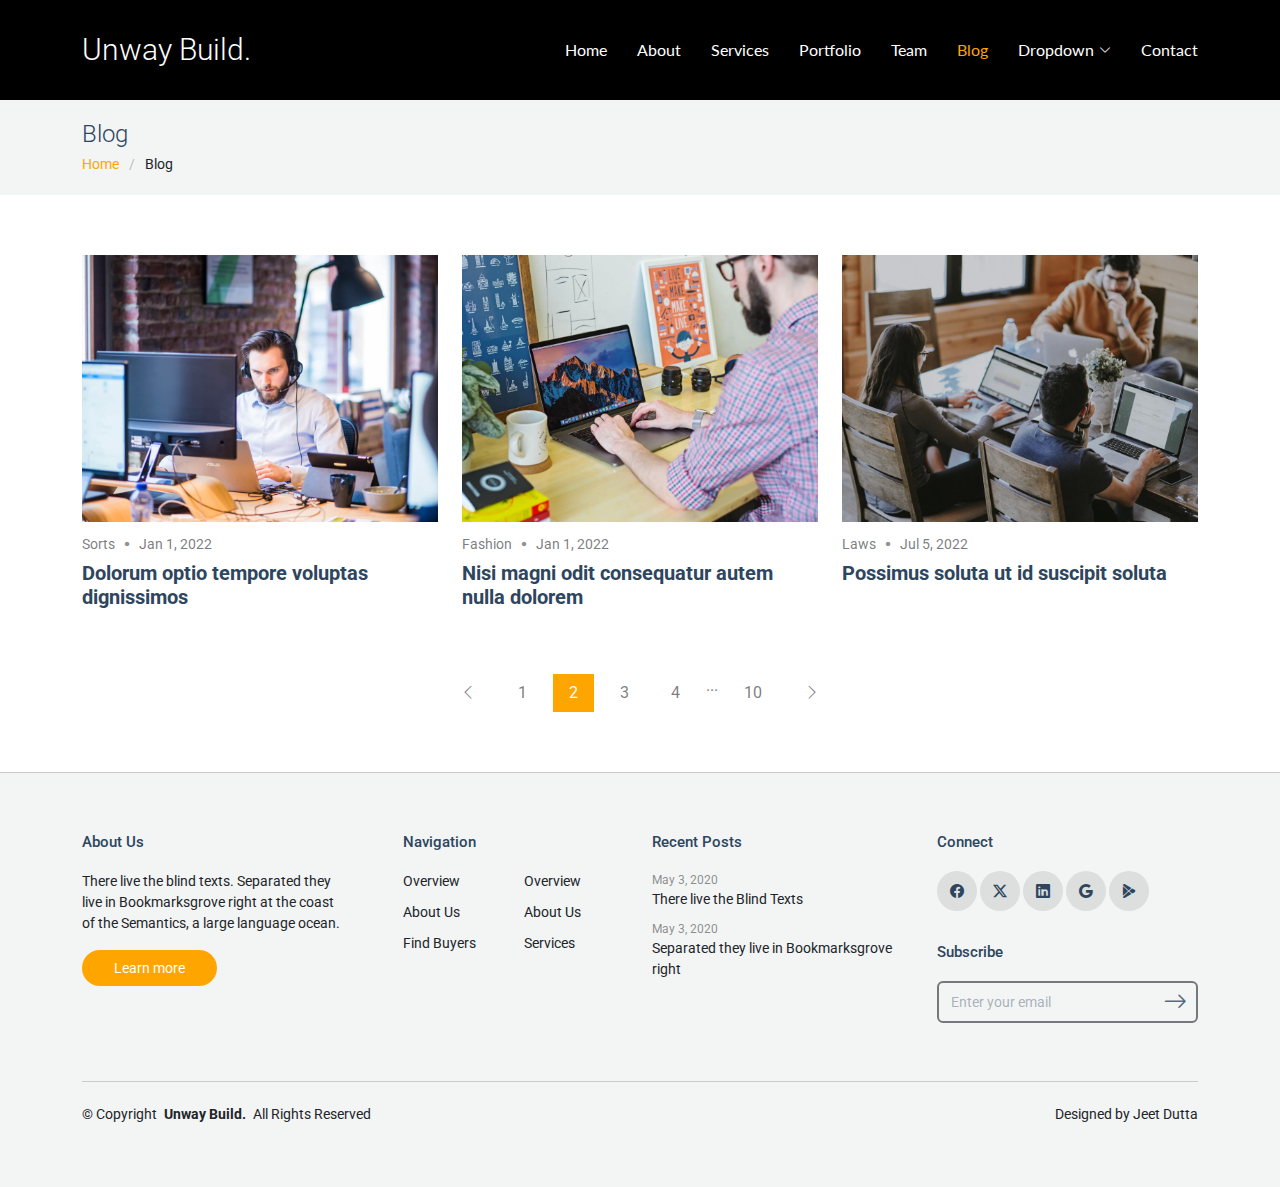
<file: Active/blog.html>
<!DOCTYPE html>
<html lang="en">

<head>
  <meta charset="utf-8">
  <meta content="width=device-width, initial-scale=1.0" name="viewport">
  <title>Blog - Active Bootstrap Template</title>
  <meta name="description" content="">
  <meta name="keywords" content="">

  <!-- Favicons -->
  <link href="assets/img/favicon.png" rel="icon">
  <link href="assets/img/apple-touch-icon.png" rel="apple-touch-icon">

  <!-- Fonts -->
  <link href="https://fonts.googleapis.com" rel="preconnect">
  <link href="https://fonts.gstatic.com" rel="preconnect" crossorigin>
  <link href="https://fonts.googleapis.com/css2?family=Roboto:ital,wght@0,100;0,300;0,400;0,500;0,700;0,900;1,100;1,300;1,400;1,500;1,700;1,900&family=Lato:ital,wght@0,100;0,300;0,400;0,700;0,900;1,100;1,300;1,400;1,700;1,900&display=swap" rel="stylesheet">

  <!-- Vendor CSS Files -->
  <link href="assets/vendor/bootstrap/css/bootstrap.min.css" rel="stylesheet">
  <link href="assets/vendor/bootstrap-icons/bootstrap-icons.css" rel="stylesheet">
  <link href="assets/vendor/aos/aos.css" rel="stylesheet">
  <link href="assets/vendor/swiper/swiper-bundle.min.css" rel="stylesheet">
  <link href="assets/vendor/glightbox/css/glightbox.min.css" rel="stylesheet">

  <!-- Main CSS File -->
  <link href="assets/css/main.css" rel="stylesheet">

  <!-- =======================================================
  * Template Name: Active
  * Template URL: https://bootstrapmade.com/active-bootstrap-website-template/
  * Updated: Aug 07 2024 with Bootstrap v5.3.3
  * Author: Jeet Dutta.com
  * License: https://bootstrapmade.com/license/
  ======================================================== -->
</head>

<body class="blog-page">

  <header id="header" class="header d-flex align-items-center sticky-top">
    <div class="container-fluid container-xl position-relative d-flex align-items-center justify-content-between">

      <a href="index.html" class="logo d-flex align-items-center">
        <!-- Uncomment the line below if you also wish to use an image logo -->
        <!-- <img src="assets/img/logo.png" alt=""> -->
        <h1 style="color: white;">Unway Build.</h1>
      </a>

      <nav id="navmenu" class="navmenu">
        <ul>
          <li><a href="index.html">Home</a></li>
          <li><a href="about.html">About</a></li>
          <li><a href="services.html">Services</a></li>
          <li><a href="portfolio.html">Portfolio</a></li>
          <li><a href="team.html">Team</a></li>
          <li><a href="blog.html" class="active">Blog</a></li>
          <li class="dropdown"><a href="#"><span>Dropdown</span> <i class="bi bi-chevron-down toggle-dropdown"></i></a>
            <ul>
              <li><a href="#">Dropdown 1</a></li>
              <li class="dropdown"><a href="#"><span>Deep Dropdown</span> <i class="bi bi-chevron-down toggle-dropdown"></i></a>
                <ul>
                  <li><a href="#">Deep Dropdown 1</a></li>
                  <li><a href="#">Deep Dropdown 2</a></li>
                  <li><a href="#">Deep Dropdown 3</a></li>
                  <li><a href="#">Deep Dropdown 4</a></li>
                  <li><a href="#">Deep Dropdown 5</a></li>
                </ul>
              </li>
              <li><a href="#">Dropdown 2</a></li>
              <li><a href="#">Dropdown 3</a></li>
              <li><a href="#">Dropdown 4</a></li>
            </ul>
          </li>
          <li><a href="contact.html">Contact</a></li>
        </ul>
        <i class="mobile-nav-toggle d-xl-none bi bi-list"></i>
      </nav>

    </div>
  </header>

  <main class="main">

    <!-- Page Title -->
    <div class="page-title light-background">
      <div class="container">
        <h1>Blog</h1>
        <nav class="breadcrumbs">
          <ol>
            <li><a href="index.html">Home</a></li>
            <li class="current">Blog</li>
          </ol>
        </nav>
      </div>
    </div><!-- End Page Title -->

    <!-- Blog Posts 2 Section -->
    <section id="blog-posts-2" class="blog-posts-2 section">

      <div class="container">

        <div class="row gy-5">

          <div class="col-lg-4 col-md-6">
            <article>

              <div class="post-img">
                <img src="assets/img/blog/blog-1.jpg" alt="" class="img-fluid">
              </div>

              <div class="meta-top">
                <ul>
                  <li class="d-flex align-items-center"><a href="blog-details.html">Sorts</a></li>
                  <li class="d-flex align-items-center"><i class="bi bi-dot"></i> <a href="blog-details.html"><time datetime="2022-01-01">Jan 1, 2022</time></a></li>
                </ul>
              </div>

              <h2 class="title">
                <a href="blog-details.html">Dolorum optio tempore voluptas dignissimos</a>
              </h2>

            </article>
          </div><!-- End post list item -->

          <div class="col-lg-4 col-md-6">

            <article>

              <div class="post-img">
                <img src="assets/img/blog/blog-2.jpg" alt="" class="img-fluid">
              </div>

              <div class="meta-top">
                <ul>
                  <li class="d-flex align-items-center"><a href="blog-details.html">Fashion</a></li>
                  <li class="d-flex align-items-center"><i class="bi bi-dot"></i> <a href="blog-details.html"><time datetime="2022-01-01">Jan 1, 2022</time></a></li>
                </ul>
              </div>

              <h2 class="title">
                <a href="blog-details.html">Nisi magni odit consequatur autem nulla dolorem</a>
              </h2>

            </article>

          </div><!-- End post list item -->

          <div class="col-lg-4 col-md-6">

            <article>

              <div class="post-img">
                <img src="assets/img/blog/blog-3.jpg" alt="" class="img-fluid">
              </div>

              <div class="meta-top">
                <ul>
                  <li class="d-flex align-items-center"><a href="blog-details.html">Laws</a></li>
                  <li class="d-flex align-items-center"><i class="bi bi-dot"></i> <a href="blog-details.html"><time datetime="2022-01-01">Jul 5, 2022</time></a></li>
                </ul>
              </div>

              <h2 class="title">
                <a href="blog-details.html">Possimus soluta ut id suscipit soluta</a>
              </h2>

            </article>

          </div><!-- End post list item -->

        </div><!-- End blog posts list -->

      </div>

    </section><!-- /Blog Posts 2 Section -->

    <!-- Blog Pagination Section -->
    <section id="blog-pagination" class="blog-pagination section">

      <div class="container">
        <div class="d-flex justify-content-center">
          <ul>
            <li><a href="#"><i class="bi bi-chevron-left"></i></a></li>
            <li><a href="#">1</a></li>
            <li><a href="#" class="active">2</a></li>
            <li><a href="#">3</a></li>
            <li><a href="#">4</a></li>
            <li>...</li>
            <li><a href="#">10</a></li>
            <li><a href="#"><i class="bi bi-chevron-right"></i></a></li>
          </ul>
        </div>
      </div>

    </section><!-- /Blog Pagination Section -->

  </main>

  <footer id="footer" class="footer light-background">
    <div class="container">
      <div class="row g-4">
        <div class="col-md-6 col-lg-3 mb-3 mb-md-0">
          <div class="widget">
            <h3 class="widget-heading">About Us</h3>
            <p class="mb-4">
              There live the blind texts. Separated they live in Bookmarksgrove
              right at the coast of the Semantics, a large language ocean.
            </p>
            <p class="mb-0">
              <a href="#" class="btn-learn-more">Learn more</a>
            </p>
          </div>
        </div>
        <div class="col-md-6 col-lg-3 ps-lg-5 mb-3 mb-md-0">
          <div class="widget">
            <h3 class="widget-heading">Navigation</h3>
            <ul class="list-unstyled float-start me-5">
              <li><a href="#">Overview</a></li>
              <li><a href="#">About Us</a></li>
              <li><a href="#">Find Buyers</a></li>
            </ul>
            <ul class="list-unstyled float-start">
              <li><a href="#">Overview</a></li>
              <li><a href="#">About Us</a></li>
              <li><a href="#">Services</a></li>
            </ul>
          </div>
        </div>
        <div class="col-md-6 col-lg-3 pl-lg-5">
          <div class="widget">
            <h3 class="widget-heading">Recent Posts</h3>
            <ul class="list-unstyled footer-blog-entry">
              <li>
                <span class="d-block date">May 3, 2020</span>
                <a href="#">There live the Blind Texts</a>
              </li>
              <li>
                <span class="d-block date">May 3, 2020</span>
                <a href="#">Separated they live in Bookmarksgrove right</a>
              </li>
            </ul>
          </div>
        </div>
        <div class="col-md-6 col-lg-3 pl-lg-5">
          <div class="widget">
            <h3 class="widget-heading">Connect</h3>
            <ul class="list-unstyled social-icons light mb-3">
              <li>
                <a href="#"><span class="bi bi-facebook"></span></a>
              </li>
              <li>
                <a href="#"><span class="bi bi-twitter-x"></span></a>
              </li>
              <li>
                <a href="#"><span class="bi bi-linkedin"></span></a>
              </li>
              <li>
                <a href="#"><span class="bi bi-google"></span></a>
              </li>
              <li>
                <a href="#"><span class="bi bi-google-play"></span></a>
              </li>
            </ul>
          </div>

          <div class="widget">
            <div class="footer-subscribe">
              <h3 class="widget-heading">Subscribe</h3>
              <form action="forms/newsletter.php" method="post" class="php-email-form">
                <div class="mb-2">
                  <input type="text" class="form-control" name="email" placeholder="Enter your email">

                  <button type="submit" class="btn btn-link">
                    <span class="bi bi-arrow-right"></span>
                  </button>
                </div>
                <div class="loading">Loading</div>
                <div class="error-message"></div>
                <div class="sent-message">
                  Your subscription request has been sent. Thank you!
                </div>
              </form>
            </div>
          </div>
        </div>
      </div>

      <div class="copyright d-flex flex-column flex-md-row align-items-center justify-content-md-between">
        <p>© <span>Copyright</span> <strong class="px-1 sitename">Unway Build.</strong> <span>All Rights Reserved</span></p>
        <div class="credits">
          <!-- All the links in the footer should remain intact. -->
          <!-- You can delete the links only if you've purchased the pro version. -->
          <!-- Licensing information: https://bootstrapmade.com/license/ -->
          <!-- Purchase the pro version with working PHP/AJAX contact form: [buy-url] -->
          Designed by  <a>Jeet Dutta</a>
        </div>
      </div>
    </div>
  </footer>

  <!-- Scroll Top -->
  <a href="#" id="scroll-top" class="scroll-top d-flex align-items-center justify-content-center"><i class="bi bi-arrow-up-short"></i></a>

  <!-- Preloader -->
  <div id="preloader"></div>

  <!-- Vendor JS Files -->
  <script src="assets/vendor/bootstrap/js/bootstrap.bundle.min.js"></script>
  <script src="assets/vendor/php-email-form/validate.js"></script>
  <script src="assets/vendor/aos/aos.js"></script>
  <script src="assets/vendor/swiper/swiper-bundle.min.js"></script>
  <script src="assets/vendor/purecounter/purecounter_vanilla.js"></script>
  <script src="assets/vendor/glightbox/js/glightbox.min.js"></script>
  <script src="assets/vendor/imagesloaded/imagesloaded.pkgd.min.js"></script>
  <script src="assets/vendor/isotope-layout/isotope.pkgd.min.js"></script>

  <!-- Main JS File -->
  <script src="assets/js/main.js"></script>

</body>

</html>
</file>
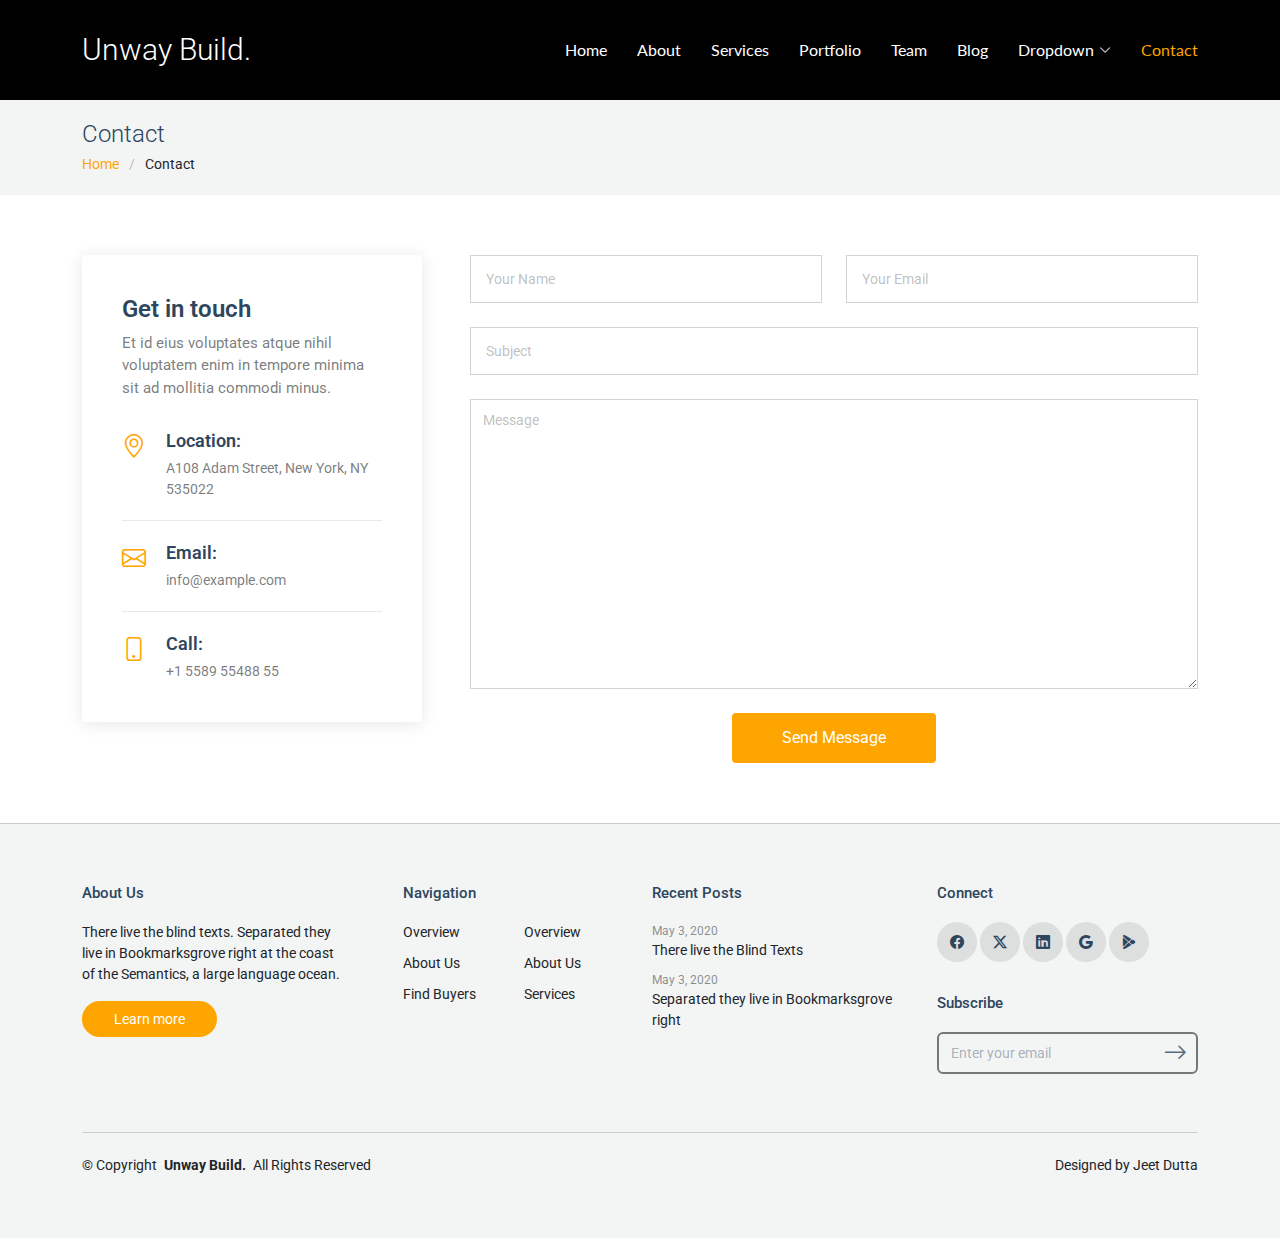
<file: Active/contact.html>
<!DOCTYPE html>
<html lang="en">

<head>
  <meta charset="utf-8">
  <meta content="width=device-width, initial-scale=1.0" name="viewport">
  <title>Contact - Active Bootstrap Template</title>
  <meta name="description" content="">
  <meta name="keywords" content="">

  <!-- Favicons -->
  <link href="assets/img/favicon.png" rel="icon">
  <link href="assets/img/apple-touch-icon.png" rel="apple-touch-icon">

  <!-- Fonts -->
  <link href="https://fonts.googleapis.com" rel="preconnect">
  <link href="https://fonts.gstatic.com" rel="preconnect" crossorigin>
  <link href="https://fonts.googleapis.com/css2?family=Roboto:ital,wght@0,100;0,300;0,400;0,500;0,700;0,900;1,100;1,300;1,400;1,500;1,700;1,900&family=Lato:ital,wght@0,100;0,300;0,400;0,700;0,900;1,100;1,300;1,400;1,700;1,900&display=swap" rel="stylesheet">

  <!-- Vendor CSS Files -->
  <link href="assets/vendor/bootstrap/css/bootstrap.min.css" rel="stylesheet">
  <link href="assets/vendor/bootstrap-icons/bootstrap-icons.css" rel="stylesheet">
  <link href="assets/vendor/aos/aos.css" rel="stylesheet">
  <link href="assets/vendor/swiper/swiper-bundle.min.css" rel="stylesheet">
  <link href="assets/vendor/glightbox/css/glightbox.min.css" rel="stylesheet">

  <!-- Main CSS File -->
  <link href="assets/css/main.css" rel="stylesheet">

  <!-- =======================================================
  * Template Name: Active
  * Template URL: https://bootstrapmade.com/active-bootstrap-website-template/
  * Updated: Aug 07 2024 with Bootstrap v5.3.3
  * Author: Jeet Dutta.com
  * License: https://bootstrapmade.com/license/
  ======================================================== -->
</head>

<body class="contact-page">

  <header id="header" class="header d-flex align-items-center sticky-top">
    <div class="container-fluid container-xl position-relative d-flex align-items-center justify-content-between">

      <a href="index.html" class="logo d-flex align-items-center">
        <!-- Uncomment the line below if you also wish to use an image logo -->
        <!-- <img src="assets/img/logo.png" alt=""> -->
        <h1 style="color: white;">Unway Build.</h1>
      </a>

      <nav id="navmenu" class="navmenu">
        <ul>
          <li><a href="index.html">Home</a></li>
          <li><a href="about.html">About</a></li>
          <li><a href="services.html">Services</a></li>
          <li><a href="portfolio.html">Portfolio</a></li>
          <li><a href="team.html">Team</a></li>
          <li><a href="blog.html">Blog</a></li>
          <li class="dropdown"><a href="#"><span>Dropdown</span> <i class="bi bi-chevron-down toggle-dropdown"></i></a>
            <ul>
              <li><a href="#">Dropdown 1</a></li>
              <li class="dropdown"><a href="#"><span>Deep Dropdown</span> <i class="bi bi-chevron-down toggle-dropdown"></i></a>
                <ul>
                  <li><a href="#">Deep Dropdown 1</a></li>
                  <li><a href="#">Deep Dropdown 2</a></li>
                  <li><a href="#">Deep Dropdown 3</a></li>
                  <li><a href="#">Deep Dropdown 4</a></li>
                  <li><a href="#">Deep Dropdown 5</a></li>
                </ul>
              </li>
              <li><a href="#">Dropdown 2</a></li>
              <li><a href="#">Dropdown 3</a></li>
              <li><a href="#">Dropdown 4</a></li>
            </ul>
          </li>
          <li><a href="contact.html" class="active">Contact</a></li>
        </ul>
        <i class="mobile-nav-toggle d-xl-none bi bi-list"></i>
      </nav>

    </div>
  </header>

  <main class="main">

    <!-- Page Title -->
    <div class="page-title light-background">
      <div class="container">
        <h1>Contact</h1>
        <nav class="breadcrumbs">
          <ol>
            <li><a href="index.html">Home</a></li>
            <li class="current">Contact</li>
          </ol>
        </nav>
      </div>
    </div><!-- End Page Title -->

    <!-- Contact Section -->
    <section id="contact" class="contact section">

      <div class="container" data-aos="fade">

        <div class="row gy-5 gx-lg-5">

          <div class="col-lg-4">

            <div class="info">
              <h3>Get in touch</h3>
              <p>Et id eius voluptates atque nihil voluptatem enim in tempore minima sit ad mollitia commodi minus.</p>

              <div class="info-item d-flex">
                <i class="bi bi-geo-alt flex-shrink-0"></i>
                <div>
                  <h4>Location:</h4>
                  <p>A108 Adam Street, New York, NY 535022</p>
                </div>
              </div><!-- End Info Item -->

              <div class="info-item d-flex">
                <i class="bi bi-envelope flex-shrink-0"></i>
                <div>
                  <h4>Email:</h4>
                  <p>info@example.com</p>
                </div>
              </div><!-- End Info Item -->

              <div class="info-item d-flex">
                <i class="bi bi-phone flex-shrink-0"></i>
                <div>
                  <h4>Call:</h4>
                  <p>+1 5589 55488 55</p>
                </div>
              </div><!-- End Info Item -->

            </div>

          </div>

          <div class="col-lg-8">
            <form action="forms/contact.php" method="post" role="form" class="php-email-form">
              <div class="row">
                <div class="col-md-6 form-group">
                  <input type="text" name="name" class="form-control" id="name" placeholder="Your Name" required="">
                </div>
                <div class="col-md-6 form-group mt-3 mt-md-0">
                  <input type="email" class="form-control" name="email" id="email" placeholder="Your Email" required="">
                </div>
              </div>
              <div class="form-group mt-3">
                <input type="text" class="form-control" name="subject" id="subject" placeholder="Subject" required="">
              </div>
              <div class="form-group mt-3">
                <textarea class="form-control" name="message" placeholder="Message" required=""></textarea>
              </div>
              <div class="my-3">
                <div class="loading">Loading</div>
                <div class="error-message"></div>
                <div class="sent-message">Your message has been sent. Thank you!</div>
              </div>
              <div class="text-center"><button type="submit">Send Message</button></div>
            </form>
          </div><!-- End Contact Form -->

        </div>

      </div>

    </section><!-- /Contact Section -->

  </main>

  <footer id="footer" class="footer light-background">
    <div class="container">
      <div class="row g-4">
        <div class="col-md-6 col-lg-3 mb-3 mb-md-0">
          <div class="widget">
            <h3 class="widget-heading">About Us</h3>
            <p class="mb-4">
              There live the blind texts. Separated they live in Bookmarksgrove
              right at the coast of the Semantics, a large language ocean.
            </p>
            <p class="mb-0">
              <a href="#" class="btn-learn-more">Learn more</a>
            </p>
          </div>
        </div>
        <div class="col-md-6 col-lg-3 ps-lg-5 mb-3 mb-md-0">
          <div class="widget">
            <h3 class="widget-heading">Navigation</h3>
            <ul class="list-unstyled float-start me-5">
              <li><a href="#">Overview</a></li>
              <li><a href="#">About Us</a></li>
              <li><a href="#">Find Buyers</a></li>
            </ul>
            <ul class="list-unstyled float-start">
              <li><a href="#">Overview</a></li>
              <li><a href="#">About Us</a></li>
              <li><a href="#">Services</a></li>
            </ul>
          </div>
        </div>
        <div class="col-md-6 col-lg-3 pl-lg-5">
          <div class="widget">
            <h3 class="widget-heading">Recent Posts</h3>
            <ul class="list-unstyled footer-blog-entry">
              <li>
                <span class="d-block date">May 3, 2020</span>
                <a href="#">There live the Blind Texts</a>
              </li>
              <li>
                <span class="d-block date">May 3, 2020</span>
                <a href="#">Separated they live in Bookmarksgrove right</a>
              </li>
            </ul>
          </div>
        </div>
        <div class="col-md-6 col-lg-3 pl-lg-5">
          <div class="widget">
            <h3 class="widget-heading">Connect</h3>
            <ul class="list-unstyled social-icons light mb-3">
              <li>
                <a href="#"><span class="bi bi-facebook"></span></a>
              </li>
              <li>
                <a href="#"><span class="bi bi-twitter-x"></span></a>
              </li>
              <li>
                <a href="#"><span class="bi bi-linkedin"></span></a>
              </li>
              <li>
                <a href="#"><span class="bi bi-google"></span></a>
              </li>
              <li>
                <a href="#"><span class="bi bi-google-play"></span></a>
              </li>
            </ul>
          </div>

          <div class="widget">
            <div class="footer-subscribe">
              <h3 class="widget-heading">Subscribe</h3>
              <form action="forms/newsletter.php" method="post" class="php-email-form">
                <div class="mb-2">
                  <input type="text" class="form-control" name="email" placeholder="Enter your email">

                  <button type="submit" class="btn btn-link">
                    <span class="bi bi-arrow-right"></span>
                  </button>
                </div>
                <div class="loading">Loading</div>
                <div class="error-message"></div>
                <div class="sent-message">
                  Your subscription request has been sent. Thank you!
                </div>
              </form>
            </div>
          </div>
        </div>
      </div>

      <div class="copyright d-flex flex-column flex-md-row align-items-center justify-content-md-between">
        <p>© <span>Copyright</span> <strong class="px-1 sitename">Unway Build.</strong> <span>All Rights Reserved</span></p>
        <div class="credits">
          <!-- All the links in the footer should remain intact. -->
          <!-- You can delete the links only if you've purchased the pro version. -->
          <!-- Licensing information: https://bootstrapmade.com/license/ -->
          <!-- Purchase the pro version with working PHP/AJAX contact form: [buy-url] -->
          Designed by  <a>Jeet Dutta</a>
        </div>
      </div>
    </div>
  </footer>

  <!-- Scroll Top -->
  <a href="#" id="scroll-top" class="scroll-top d-flex align-items-center justify-content-center"><i class="bi bi-arrow-up-short"></i></a>

  <!-- Preloader -->
  <div id="preloader"></div>

  <!-- Vendor JS Files -->
  <script src="assets/vendor/bootstrap/js/bootstrap.bundle.min.js"></script>
  <script src="assets/vendor/php-email-form/validate.js"></script>
  <script src="assets/vendor/aos/aos.js"></script>
  <script src="assets/vendor/swiper/swiper-bundle.min.js"></script>
  <script src="assets/vendor/purecounter/purecounter_vanilla.js"></script>
  <script src="assets/vendor/glightbox/js/glightbox.min.js"></script>
  <script src="assets/vendor/imagesloaded/imagesloaded.pkgd.min.js"></script>
  <script src="assets/vendor/isotope-layout/isotope.pkgd.min.js"></script>

  <!-- Main JS File -->
  <script src="assets/js/main.js"></script>

</body>

</html>
</file>
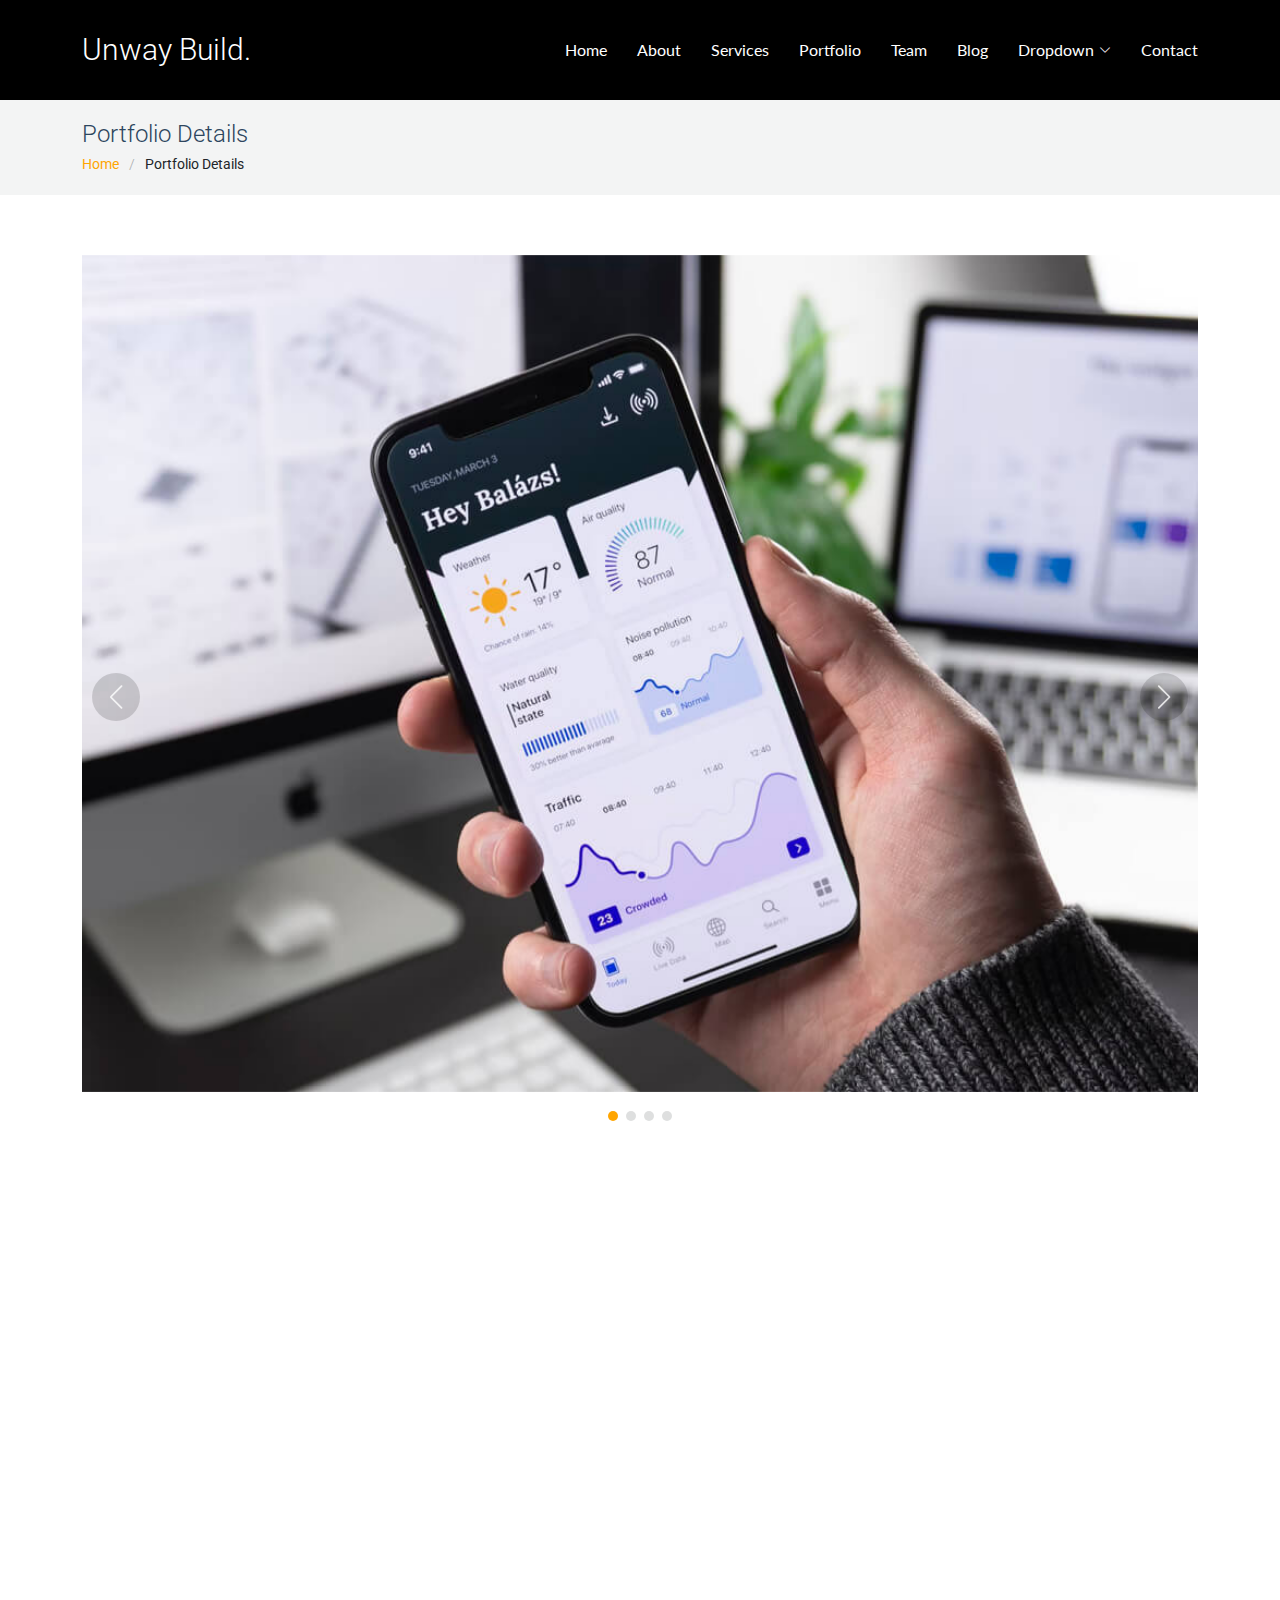
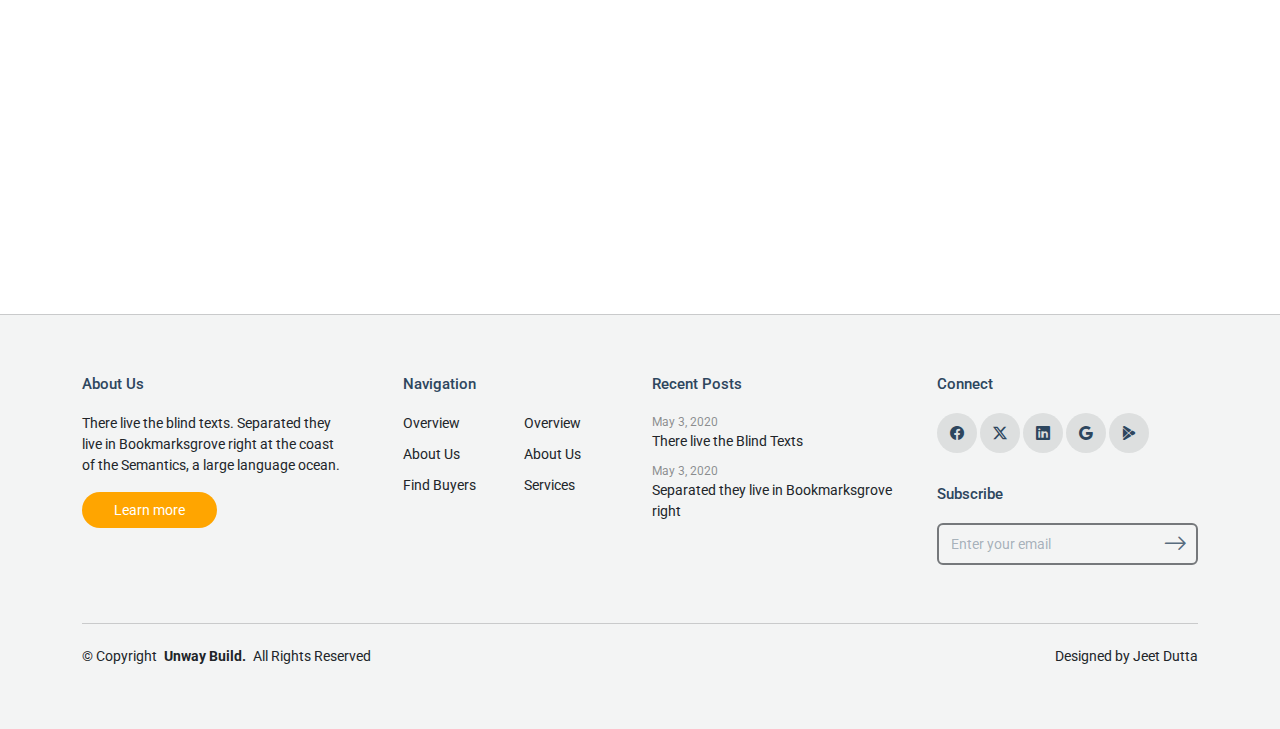
<file: Active/portfolio-details.html>
<!DOCTYPE html>
<html lang="en">

<head>
  <meta charset="utf-8">
  <meta content="width=device-width, initial-scale=1.0" name="viewport">
  <title>Portfolio Details - Active Bootstrap Template</title>
  <meta name="description" content="">
  <meta name="keywords" content="">

  <!-- Favicons -->
  <link href="assets/img/favicon.png" rel="icon">
  <link href="assets/img/apple-touch-icon.png" rel="apple-touch-icon">

  <!-- Fonts -->
  <link href="https://fonts.googleapis.com" rel="preconnect">
  <link href="https://fonts.gstatic.com" rel="preconnect" crossorigin>
  <link href="https://fonts.googleapis.com/css2?family=Roboto:ital,wght@0,100;0,300;0,400;0,500;0,700;0,900;1,100;1,300;1,400;1,500;1,700;1,900&family=Lato:ital,wght@0,100;0,300;0,400;0,700;0,900;1,100;1,300;1,400;1,700;1,900&display=swap" rel="stylesheet">

  <!-- Vendor CSS Files -->
  <link href="assets/vendor/bootstrap/css/bootstrap.min.css" rel="stylesheet">
  <link href="assets/vendor/bootstrap-icons/bootstrap-icons.css" rel="stylesheet">
  <link href="assets/vendor/aos/aos.css" rel="stylesheet">
  <link href="assets/vendor/swiper/swiper-bundle.min.css" rel="stylesheet">
  <link href="assets/vendor/glightbox/css/glightbox.min.css" rel="stylesheet">

  <!-- Main CSS File -->
  <link href="assets/css/main.css" rel="stylesheet">

  <!-- =======================================================
  * Template Name: Active
  * Template URL: https://bootstrapmade.com/active-bootstrap-website-template/
  * Updated: Aug 07 2024 with Bootstrap v5.3.3
  * Author: Jeet Dutta.com
  * License: https://bootstrapmade.com/license/
  ======================================================== -->
</head>

<body class="portfolio-details-page">

  <header id="header" class="header d-flex align-items-center sticky-top">
    <div class="container-fluid container-xl position-relative d-flex align-items-center justify-content-between">

      <a href="index.html" class="logo d-flex align-items-center">
        <!-- Uncomment the line below if you also wish to use an image logo -->
        <!-- <img src="assets/img/logo.png" alt=""> -->
        <h1 style="color: white;">Unway Build.</h1>
      </a>

      <nav id="navmenu" class="navmenu">
        <ul>
          <li><a href="index.html">Home</a></li>
          <li><a href="about.html">About</a></li>
          <li><a href="services.html">Services</a></li>
          <li><a href="portfolio.html">Portfolio</a></li>
          <li><a href="team.html">Team</a></li>
          <li><a href="blog.html">Blog</a></li>
          <li class="dropdown"><a href="#"><span>Dropdown</span> <i class="bi bi-chevron-down toggle-dropdown"></i></a>
            <ul>
              <li><a href="#">Dropdown 1</a></li>
              <li class="dropdown"><a href="#"><span>Deep Dropdown</span> <i class="bi bi-chevron-down toggle-dropdown"></i></a>
                <ul>
                  <li><a href="#">Deep Dropdown 1</a></li>
                  <li><a href="#">Deep Dropdown 2</a></li>
                  <li><a href="#">Deep Dropdown 3</a></li>
                  <li><a href="#">Deep Dropdown 4</a></li>
                  <li><a href="#">Deep Dropdown 5</a></li>
                </ul>
              </li>
              <li><a href="#">Dropdown 2</a></li>
              <li><a href="#">Dropdown 3</a></li>
              <li><a href="#">Dropdown 4</a></li>
            </ul>
          </li>
          <li><a href="contact.html">Contact</a></li>
        </ul>
        <i class="mobile-nav-toggle d-xl-none bi bi-list"></i>
      </nav>

    </div>
  </header>

  <main class="main">

    <!-- Page Title -->
    <div class="page-title light-background">
      <div class="container">
        <h1>Portfolio Details</h1>
        <nav class="breadcrumbs">
          <ol>
            <li><a href="index.html">Home</a></li>
            <li class="current">Portfolio Details</li>
          </ol>
        </nav>
      </div>
    </div><!-- End Page Title -->

    <!-- Portfolio Details Section -->
    <section id="portfolio-details" class="portfolio-details section">

      <div class="container" data-aos="fade-up">

        <div class="portfolio-details-slider swiper init-swiper">
          <script type="application/json" class="swiper-config">
            {
              "loop": true,
              "speed": 600,
              "autoplay": {
                "delay": 5000
              },
              "slidesPerView": "auto",
              "navigation": {
                "nextEl": ".swiper-button-next",
                "prevEl": ".swiper-button-prev"
              },
              "pagination": {
                "el": ".swiper-pagination",
                "type": "bullets",
                "clickable": true
              }
            }
          </script>
          <div class="swiper-wrapper align-items-center">

            <div class="swiper-slide">
              <img src="assets/img/portfolio/app-1.jpg" alt="">
            </div>

            <div class="swiper-slide">
              <img src="assets/img/portfolio/product-1.jpg" alt="">
            </div>

            <div class="swiper-slide">
              <img src="assets/img/portfolio/branding-1.jpg" alt="">
            </div>

            <div class="swiper-slide">
              <img src="assets/img/portfolio/books-1.jpg" alt="">
            </div>

          </div>
          <div class="swiper-button-prev"></div>
          <div class="swiper-button-next"></div>
          <div class="swiper-pagination"></div>
        </div>

        <div class="row justify-content-between gy-4 mt-4">

          <div class="col-lg-8" data-aos="fade-up">
            <div class="portfolio-description">
              <h2>This is an example of portfolio details</h2>
              <p>
                Autem ipsum nam porro corporis rerum. Quis eos dolorem eos itaque inventore commodi labore quia quia. Exercitationem repudiandae officiis neque suscipit non officia eaque itaque enim. Voluptatem officia accusantium nesciunt est omnis tempora consectetur dignissimos. Sequi nulla at esse enim cum deserunt eius.
              </p>
              <p>
                Amet consequatur qui dolore veniam voluptatem voluptatem sit. Non aspernatur atque natus ut cum nam et. Praesentium error dolores rerum minus sequi quia veritatis eum. Eos et doloribus doloremque nesciunt molestiae laboriosam.
              </p>

              <div class="testimonial-item">
                <p>
                  <i class="bi bi-quote quote-icon-left"></i>
                  <span>Export tempor illum tamen malis malis eram quae irure esse labore quem cillum quid cillum eram malis quorum velit fore eram velit sunt aliqua noster fugiat irure amet legam anim culpa.</span>
                  <i class="bi bi-quote quote-icon-right"></i>
                </p>
                <div>
                  <img src="assets/img/testimonials/testimonials-2.jpg" class="testimonial-img" alt="">
                  <h3>Sara Wilsson</h3>
                  <h4>Designer</h4>
                </div>
              </div>

              <p>
                Impedit ipsum quae et aliquid doloribus et voluptatem quasi. Perspiciatis occaecati earum et magnam animi. Quibusdam non qui ea vitae suscipit vitae sunt. Repudiandae incidunt cumque minus deserunt assumenda tempore. Delectus voluptas necessitatibus est.
              </p>

              <p>
                Sunt voluptatum sapiente facilis quo odio aut ipsum repellat debitis. Molestiae et autem libero. Explicabo et quod necessitatibus similique quis dolor eum. Numquam eaque praesentium rem et qui nesciunt.
              </p>

            </div>
          </div>

          <div class="col-lg-3" data-aos="fade-up" data-aos-delay="100">
            <div class="portfolio-info">
              <h3>Project information</h3>
              <ul>
                <li><strong>Category</strong> Web design</li>
                <li><strong>Client</strong> ASU Company</li>
                <li><strong>Project date</strong> 01 March, 2020</li>
                <li><strong>Project URL</strong> <a href="#">www.example.com</a></li>
                <li><a href="#" class="btn-visit align-self-start">Visit Website</a></li>
              </ul>
            </div>
          </div>

        </div>

      </div>

    </section><!-- /Portfolio Details Section -->

  </main>

  <footer id="footer" class="footer light-background">
    <div class="container">
      <div class="row g-4">
        <div class="col-md-6 col-lg-3 mb-3 mb-md-0">
          <div class="widget">
            <h3 class="widget-heading">About Us</h3>
            <p class="mb-4">
              There live the blind texts. Separated they live in Bookmarksgrove
              right at the coast of the Semantics, a large language ocean.
            </p>
            <p class="mb-0">
              <a href="#" class="btn-learn-more">Learn more</a>
            </p>
          </div>
        </div>
        <div class="col-md-6 col-lg-3 ps-lg-5 mb-3 mb-md-0">
          <div class="widget">
            <h3 class="widget-heading">Navigation</h3>
            <ul class="list-unstyled float-start me-5">
              <li><a href="#">Overview</a></li>
              <li><a href="#">About Us</a></li>
              <li><a href="#">Find Buyers</a></li>
            </ul>
            <ul class="list-unstyled float-start">
              <li><a href="#">Overview</a></li>
              <li><a href="#">About Us</a></li>
              <li><a href="#">Services</a></li>
            </ul>
          </div>
        </div>
        <div class="col-md-6 col-lg-3 pl-lg-5">
          <div class="widget">
            <h3 class="widget-heading">Recent Posts</h3>
            <ul class="list-unstyled footer-blog-entry">
              <li>
                <span class="d-block date">May 3, 2020</span>
                <a href="#">There live the Blind Texts</a>
              </li>
              <li>
                <span class="d-block date">May 3, 2020</span>
                <a href="#">Separated they live in Bookmarksgrove right</a>
              </li>
            </ul>
          </div>
        </div>
        <div class="col-md-6 col-lg-3 pl-lg-5">
          <div class="widget">
            <h3 class="widget-heading">Connect</h3>
            <ul class="list-unstyled social-icons light mb-3">
              <li>
                <a href="#"><span class="bi bi-facebook"></span></a>
              </li>
              <li>
                <a href="#"><span class="bi bi-twitter-x"></span></a>
              </li>
              <li>
                <a href="#"><span class="bi bi-linkedin"></span></a>
              </li>
              <li>
                <a href="#"><span class="bi bi-google"></span></a>
              </li>
              <li>
                <a href="#"><span class="bi bi-google-play"></span></a>
              </li>
            </ul>
          </div>

          <div class="widget">
            <div class="footer-subscribe">
              <h3 class="widget-heading">Subscribe</h3>
              <form action="forms/newsletter.php" method="post" class="php-email-form">
                <div class="mb-2">
                  <input type="text" class="form-control" name="email" placeholder="Enter your email">

                  <button type="submit" class="btn btn-link">
                    <span class="bi bi-arrow-right"></span>
                  </button>
                </div>
                <div class="loading">Loading</div>
                <div class="error-message"></div>
                <div class="sent-message">
                  Your subscription request has been sent. Thank you!
                </div>
              </form>
            </div>
          </div>
        </div>
      </div>

      <div class="copyright d-flex flex-column flex-md-row align-items-center justify-content-md-between">
        <p>© <span>Copyright</span> <strong class="px-1 sitename">Unway Build.</strong> <span>All Rights Reserved</span></p>
        <div class="credits">
          <!-- All the links in the footer should remain intact. -->
          <!-- You can delete the links only if you've purchased the pro version. -->
          <!-- Licensing information: https://bootstrapmade.com/license/ -->
          <!-- Purchase the pro version with working PHP/AJAX contact form: [buy-url] -->
          Designed by  <a>Jeet Dutta</a>
        </div>
      </div>
    </div>
  </footer>

  <!-- Scroll Top -->
  <a href="#" id="scroll-top" class="scroll-top d-flex align-items-center justify-content-center"><i class="bi bi-arrow-up-short"></i></a>

  <!-- Preloader -->
  <div id="preloader"></div>

  <!-- Vendor JS Files -->
  <script src="assets/vendor/bootstrap/js/bootstrap.bundle.min.js"></script>
  <script src="assets/vendor/php-email-form/validate.js"></script>
  <script src="assets/vendor/aos/aos.js"></script>
  <script src="assets/vendor/swiper/swiper-bundle.min.js"></script>
  <script src="assets/vendor/purecounter/purecounter_vanilla.js"></script>
  <script src="assets/vendor/glightbox/js/glightbox.min.js"></script>
  <script src="assets/vendor/imagesloaded/imagesloaded.pkgd.min.js"></script>
  <script src="assets/vendor/isotope-layout/isotope.pkgd.min.js"></script>

  <!-- Main JS File -->
  <script src="assets/js/main.js"></script>

</body>

</html>
</file>
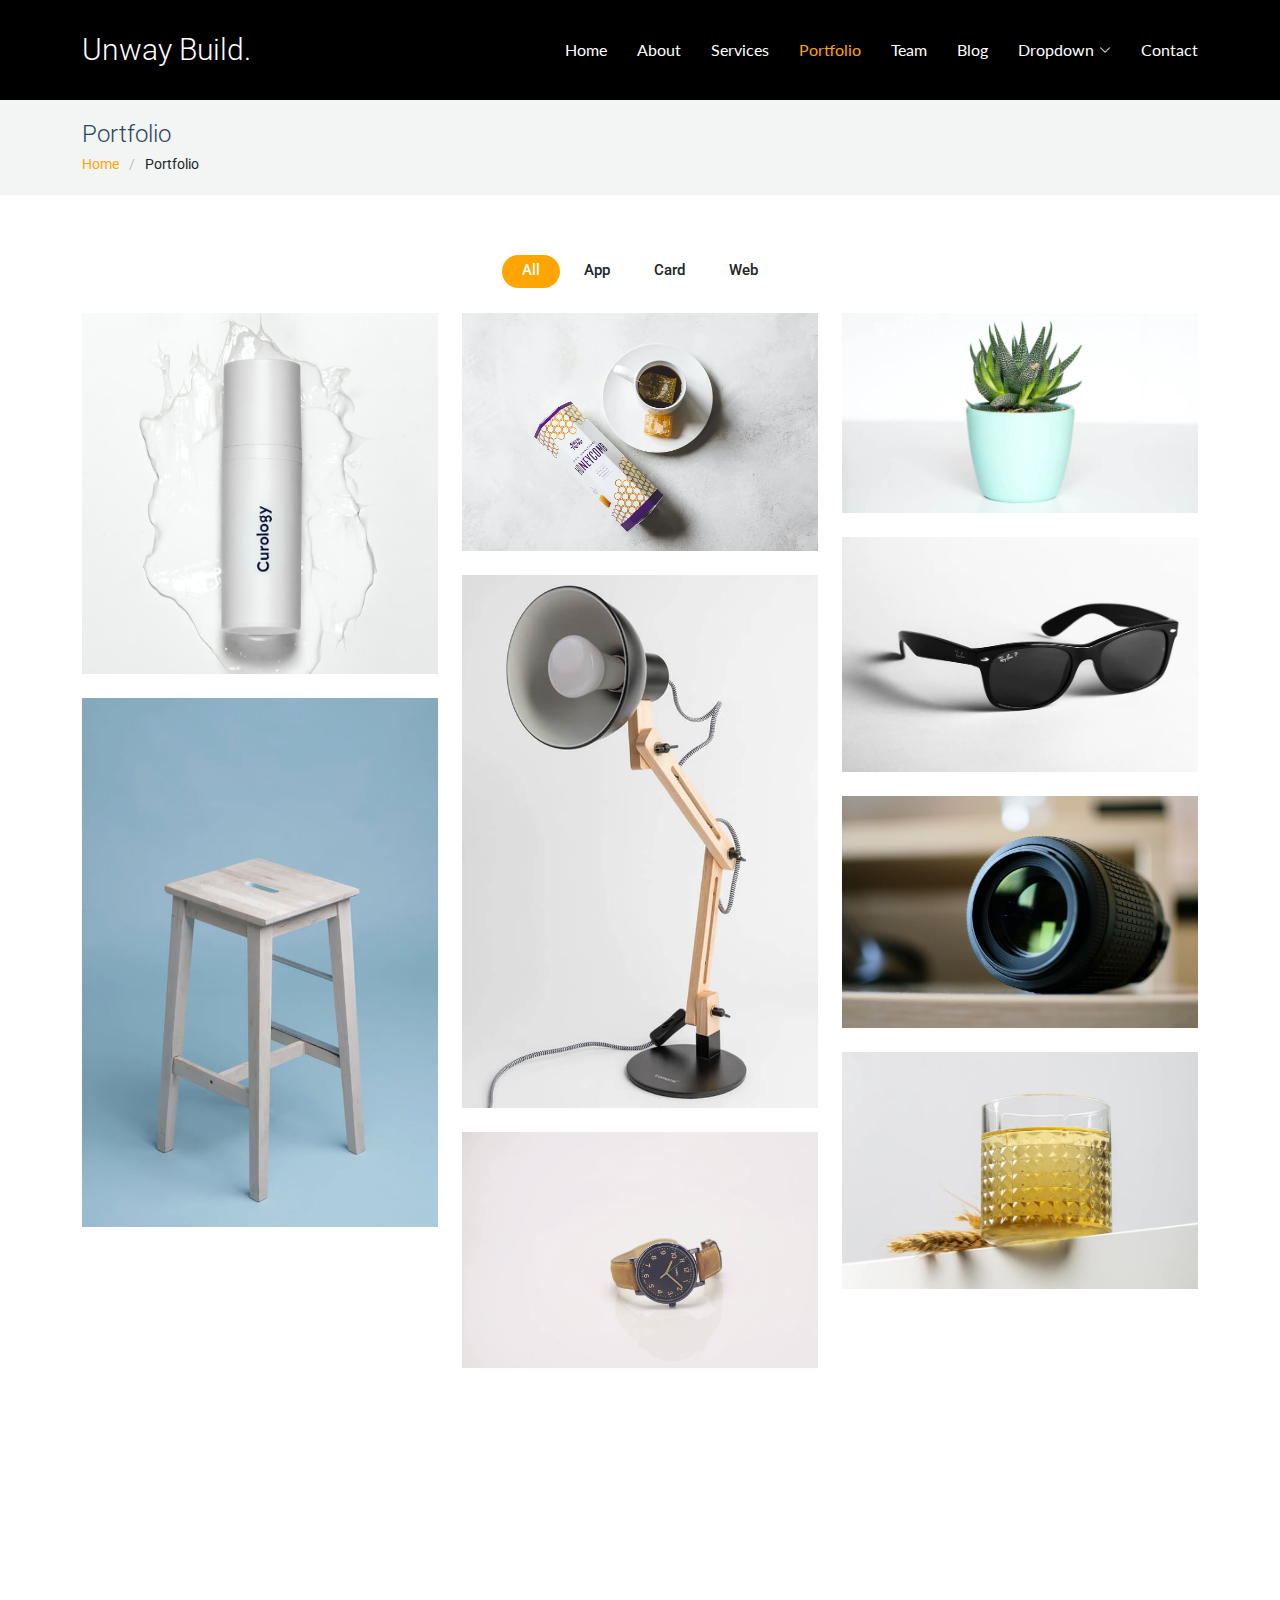
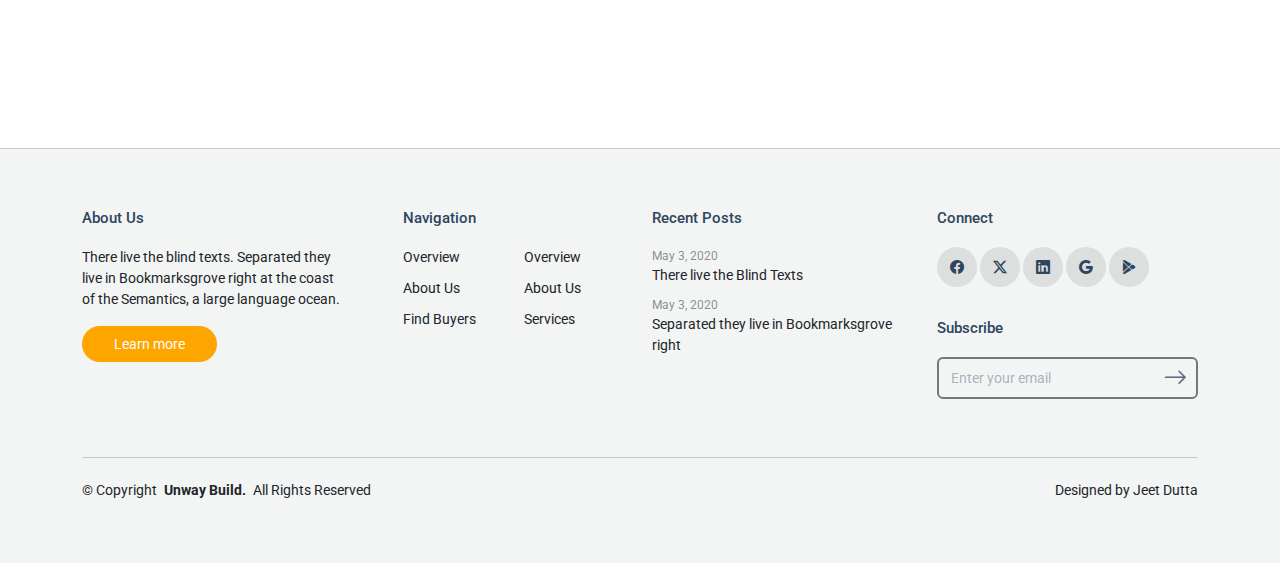
<file: Active/portfolio.html>
<!DOCTYPE html>
<html lang="en">

<head>
  <meta charset="utf-8">
  <meta content="width=device-width, initial-scale=1.0" name="viewport">
  <title>Portfolio - Active Bootstrap Template</title>
  <meta name="description" content="">
  <meta name="keywords" content="">

  <!-- Favicons -->
  <link href="assets/img/favicon.png" rel="icon">
  <link href="assets/img/apple-touch-icon.png" rel="apple-touch-icon">

  <!-- Fonts -->
  <link href="https://fonts.googleapis.com" rel="preconnect">
  <link href="https://fonts.gstatic.com" rel="preconnect" crossorigin>
  <link href="https://fonts.googleapis.com/css2?family=Roboto:ital,wght@0,100;0,300;0,400;0,500;0,700;0,900;1,100;1,300;1,400;1,500;1,700;1,900&family=Lato:ital,wght@0,100;0,300;0,400;0,700;0,900;1,100;1,300;1,400;1,700;1,900&display=swap" rel="stylesheet">

  <!-- Vendor CSS Files -->
  <link href="assets/vendor/bootstrap/css/bootstrap.min.css" rel="stylesheet">
  <link href="assets/vendor/bootstrap-icons/bootstrap-icons.css" rel="stylesheet">
  <link href="assets/vendor/aos/aos.css" rel="stylesheet">
  <link href="assets/vendor/swiper/swiper-bundle.min.css" rel="stylesheet">
  <link href="assets/vendor/glightbox/css/glightbox.min.css" rel="stylesheet">

  <!-- Main CSS File -->
  <link href="assets/css/main.css" rel="stylesheet">

  <!-- =======================================================
  * Template Name: Active
  * Template URL: https://bootstrapmade.com/active-bootstrap-website-template/
  * Updated: Aug 07 2024 with Bootstrap v5.3.3
  * Author: Jeet Dutta.com
  * License: https://bootstrapmade.com/license/
  ======================================================== -->
</head>

<body class="portfolio-page">

  <header id="header" class="header d-flex align-items-center sticky-top">
    <div class="container-fluid container-xl position-relative d-flex align-items-center justify-content-between">

      <a href="index.html" class="logo d-flex align-items-center">
        <!-- Uncomment the line below if you also wish to use an image logo -->
        <!-- <img src="assets/img/logo.png" alt=""> -->
        <h1 style="color: white;">Unway Build.</h1>
      </a>

      <nav id="navmenu" class="navmenu">
        <ul>
          <li><a href="index.html">Home</a></li>
          <li><a href="about.html">About</a></li>
          <li><a href="services.html">Services</a></li>
          <li><a href="portfolio.html" class="active">Portfolio</a></li>
          <li><a href="team.html">Team</a></li>
          <li><a href="blog.html">Blog</a></li>
          <li class="dropdown"><a href="#"><span>Dropdown</span> <i class="bi bi-chevron-down toggle-dropdown"></i></a>
            <ul>
              <li><a href="#">Dropdown 1</a></li>
              <li class="dropdown"><a href="#"><span>Deep Dropdown</span> <i class="bi bi-chevron-down toggle-dropdown"></i></a>
                <ul>
                  <li><a href="#">Deep Dropdown 1</a></li>
                  <li><a href="#">Deep Dropdown 2</a></li>
                  <li><a href="#">Deep Dropdown 3</a></li>
                  <li><a href="#">Deep Dropdown 4</a></li>
                  <li><a href="#">Deep Dropdown 5</a></li>
                </ul>
              </li>
              <li><a href="#">Dropdown 2</a></li>
              <li><a href="#">Dropdown 3</a></li>
              <li><a href="#">Dropdown 4</a></li>
            </ul>
          </li>
          <li><a href="contact.html">Contact</a></li>
        </ul>
        <i class="mobile-nav-toggle d-xl-none bi bi-list"></i>
      </nav>

    </div>
  </header>

  <main class="main">

    <!-- Page Title -->
    <div class="page-title light-background">
      <div class="container">
        <h1>Portfolio</h1>
        <nav class="breadcrumbs">
          <ol>
            <li><a href="index.html">Home</a></li>
            <li class="current">Portfolio</li>
          </ol>
        </nav>
      </div>
    </div><!-- End Page Title -->

    <!-- Portfolio Section -->
    <section id="portfolio" class="portfolio section">

      <div class="container">

        <div class="isotope-layout" data-default-filter="*" data-layout="masonry" data-sort="original-order">

          <ul class="portfolio-filters isotope-filters" data-aos="fade-up" data-aos-delay="100">
            <li data-filter="*" class="filter-active">All</li>
            <li data-filter=".filter-app">App</li>
            <li data-filter=".filter-product">Card</li>
            <li data-filter=".filter-branding">Web</li>
          </ul><!-- End Portfolio Filters -->

          <div class="row gy-4 isotope-container" data-aos="fade-up" data-aos-delay="200">

            <div class="col-lg-4 col-md-6 portfolio-item isotope-item filter-app">
              <img src="assets/img/masonry-portfolio/masonry-portfolio-1.jpg" class="img-fluid" alt="">
              <div class="portfolio-info">
                <h4>App 1</h4>
                <p>Lorem ipsum, dolor sit</p>
                <a href="assets/img/masonry-portfolio/masonry-portfolio-1.jpg" title="App 1" data-gallery="portfolio-gallery-app" class="glightbox preview-link"><i class="bi bi-zoom-in"></i></a>
                <a href="portfolio-details.html" title="More Details" class="details-link"><i class="bi bi-link-45deg"></i></a>
              </div>
            </div><!-- End Portfolio Item -->

            <div class="col-lg-4 col-md-6 portfolio-item isotope-item filter-product">
              <img src="assets/img/masonry-portfolio/masonry-portfolio-2.jpg" class="img-fluid" alt="">
              <div class="portfolio-info">
                <h4>Product 1</h4>
                <p>Lorem ipsum, dolor sit</p>
                <a href="assets/img/masonry-portfolio/masonry-portfolio-2.jpg" title="Product 1" data-gallery="portfolio-gallery-product" class="glightbox preview-link"><i class="bi bi-zoom-in"></i></a>
                <a href="portfolio-details.html" title="More Details" class="details-link"><i class="bi bi-link-45deg"></i></a>
              </div>
            </div><!-- End Portfolio Item -->

            <div class="col-lg-4 col-md-6 portfolio-item isotope-item filter-branding">
              <img src="assets/img/masonry-portfolio/masonry-portfolio-3.jpg" class="img-fluid" alt="">
              <div class="portfolio-info">
                <h4>Branding 1</h4>
                <p>Lorem ipsum, dolor sit</p>
                <a href="assets/img/masonry-portfolio/masonry-portfolio-3.jpg" title="Branding 1" data-gallery="portfolio-gallery-branding" class="glightbox preview-link"><i class="bi bi-zoom-in"></i></a>
                <a href="portfolio-details.html" title="More Details" class="details-link"><i class="bi bi-link-45deg"></i></a>
              </div>
            </div><!-- End Portfolio Item -->

            <div class="col-lg-4 col-md-6 portfolio-item isotope-item filter-app">
              <img src="assets/img/masonry-portfolio/masonry-portfolio-4.jpg" class="img-fluid" alt="">
              <div class="portfolio-info">
                <h4>App 2</h4>
                <p>Lorem ipsum, dolor sit</p>
                <a href="assets/img/masonry-portfolio/masonry-portfolio-4.jpg" title="App 2" data-gallery="portfolio-gallery-app" class="glightbox preview-link"><i class="bi bi-zoom-in"></i></a>
                <a href="portfolio-details.html" title="More Details" class="details-link"><i class="bi bi-link-45deg"></i></a>
              </div>
            </div><!-- End Portfolio Item -->

            <div class="col-lg-4 col-md-6 portfolio-item isotope-item filter-product">
              <img src="assets/img/masonry-portfolio/masonry-portfolio-5.jpg" class="img-fluid" alt="">
              <div class="portfolio-info">
                <h4>Product 2</h4>
                <p>Lorem ipsum, dolor sit</p>
                <a href="assets/img/masonry-portfolio/masonry-portfolio-5.jpg" title="Product 2" data-gallery="portfolio-gallery-product" class="glightbox preview-link"><i class="bi bi-zoom-in"></i></a>
                <a href="portfolio-details.html" title="More Details" class="details-link"><i class="bi bi-link-45deg"></i></a>
              </div>
            </div><!-- End Portfolio Item -->

            <div class="col-lg-4 col-md-6 portfolio-item isotope-item filter-branding">
              <img src="assets/img/masonry-portfolio/masonry-portfolio-6.jpg" class="img-fluid" alt="">
              <div class="portfolio-info">
                <h4>Branding 2</h4>
                <p>Lorem ipsum, dolor sit</p>
                <a href="assets/img/masonry-portfolio/masonry-portfolio-6.jpg" title="Branding 2" data-gallery="portfolio-gallery-branding" class="glightbox preview-link"><i class="bi bi-zoom-in"></i></a>
                <a href="portfolio-details.html" title="More Details" class="details-link"><i class="bi bi-link-45deg"></i></a>
              </div>
            </div><!-- End Portfolio Item -->

            <div class="col-lg-4 col-md-6 portfolio-item isotope-item filter-app">
              <img src="assets/img/masonry-portfolio/masonry-portfolio-7.jpg" class="img-fluid" alt="">
              <div class="portfolio-info">
                <h4>App 3</h4>
                <p>Lorem ipsum, dolor sit</p>
                <a href="assets/img/masonry-portfolio/masonry-portfolio-7.jpg" title="App 3" data-gallery="portfolio-gallery-app" class="glightbox preview-link"><i class="bi bi-zoom-in"></i></a>
                <a href="portfolio-details.html" title="More Details" class="details-link"><i class="bi bi-link-45deg"></i></a>
              </div>
            </div><!-- End Portfolio Item -->

            <div class="col-lg-4 col-md-6 portfolio-item isotope-item filter-product">
              <img src="assets/img/masonry-portfolio/masonry-portfolio-8.jpg" class="img-fluid" alt="">
              <div class="portfolio-info">
                <h4>Product 3</h4>
                <p>Lorem ipsum, dolor sit</p>
                <a href="assets/img/masonry-portfolio/masonry-portfolio-8.jpg" title="Product 3" data-gallery="portfolio-gallery-product" class="glightbox preview-link"><i class="bi bi-zoom-in"></i></a>
                <a href="portfolio-details.html" title="More Details" class="details-link"><i class="bi bi-link-45deg"></i></a>
              </div>
            </div><!-- End Portfolio Item -->

            <div class="col-lg-4 col-md-6 portfolio-item isotope-item filter-branding">
              <img src="assets/img/masonry-portfolio/masonry-portfolio-9.jpg" class="img-fluid" alt="">
              <div class="portfolio-info">
                <h4>Branding 3</h4>
                <p>Lorem ipsum, dolor sit</p>
                <a href="assets/img/masonry-portfolio/masonry-portfolio-9.jpg" title="Branding 2" data-gallery="portfolio-gallery-branding" class="glightbox preview-link"><i class="bi bi-zoom-in"></i></a>
                <a href="portfolio-details.html" title="More Details" class="details-link"><i class="bi bi-link-45deg"></i></a>
              </div>
            </div><!-- End Portfolio Item -->

          </div><!-- End Portfolio Container -->

        </div>

      </div>

    </section><!-- /Portfolio Section -->

    <!-- Testimonials Section -->
    <section id="testimonials" class="testimonials section">

      <div class="container" data-aos="fade-up">
        <div class="row justify-content-center">
          <div class="col-lg-7">
            <div class="swiper init-swiper">
              <script type="application/json" class="swiper-config">
                {
                  "loop": true,
                  "speed": 600,
                  "autoplay": {
                    "delay": 5000
                  },
                  "slidesPerView": "auto",
                  "pagination": {
                    "el": ".swiper-pagination",
                    "type": "bullets",
                    "clickable": true
                  },
                  "breakpoints": {
                    "320": {
                      "slidesPerView": 1,
                      "spaceBetween": 40
                    },
                    "1200": {
                      "slidesPerView": 1,
                      "spaceBetween": 1
                    }
                  }
                }
              </script>
              <div class="swiper-wrapper">
                <div class="swiper-slide">
                  <div class="testimonial mx-auto">
                    <figure class="img-wrap">
                      <img src="assets/img/testimonials/testimonials-1.jpg" alt="Image" class="img-fluid">
                    </figure>
                    <h3 class="name">Adam Aderson</h3>
                    <blockquote>
                      <p>
                        “There live the blind texts. Separated they live in
                        Bookmarksgrove right at the coast of the Semantics, a large
                        language ocean.”
                      </p>
                    </blockquote>
                  </div>
                </div>
                <div class="swiper-slide">
                  <div class="testimonial mx-auto">
                    <figure class="img-wrap">
                      <img src="assets/img/testimonials/testimonials-2.jpg" alt="Image" class="img-fluid">
                    </figure>
                    <h3 class="name">Lukas Devlin</h3>
                    <blockquote>
                      <p>
                        “There live the blind texts. Separated they live in
                        Bookmarksgrove right at the coast of the Semantics, a large
                        language ocean.”
                      </p>
                    </blockquote>
                  </div>
                </div>
                <div class="swiper-slide">
                  <div class="testimonial mx-auto">
                    <figure class="img-wrap">
                      <img src="assets/img/testimonials/testimonials-3.jpg" alt="Image" class="img-fluid">
                    </figure>
                    <h3 class="name">Kayla Bryant</h3>
                    <blockquote>
                      <p>
                        “There live the blind texts. Separated they live in
                        Bookmarksgrove right at the coast of the Semantics, a large
                        language ocean.”
                      </p>
                    </blockquote>
                  </div>
                </div>
              </div>
              <div class="swiper-pagination"></div>
            </div>
          </div>
        </div>
      </div>
    </section><!-- /Testimonials Section -->

  </main>

  <footer id="footer" class="footer light-background">
    <div class="container">
      <div class="row g-4">
        <div class="col-md-6 col-lg-3 mb-3 mb-md-0">
          <div class="widget">
            <h3 class="widget-heading">About Us</h3>
            <p class="mb-4">
              There live the blind texts. Separated they live in Bookmarksgrove
              right at the coast of the Semantics, a large language ocean.
            </p>
            <p class="mb-0">
              <a href="#" class="btn-learn-more">Learn more</a>
            </p>
          </div>
        </div>
        <div class="col-md-6 col-lg-3 ps-lg-5 mb-3 mb-md-0">
          <div class="widget">
            <h3 class="widget-heading">Navigation</h3>
            <ul class="list-unstyled float-start me-5">
              <li><a href="#">Overview</a></li>
              <li><a href="#">About Us</a></li>
              <li><a href="#">Find Buyers</a></li>
            </ul>
            <ul class="list-unstyled float-start">
              <li><a href="#">Overview</a></li>
              <li><a href="#">About Us</a></li>
              <li><a href="#">Services</a></li>
            </ul>
          </div>
        </div>
        <div class="col-md-6 col-lg-3 pl-lg-5">
          <div class="widget">
            <h3 class="widget-heading">Recent Posts</h3>
            <ul class="list-unstyled footer-blog-entry">
              <li>
                <span class="d-block date">May 3, 2020</span>
                <a href="#">There live the Blind Texts</a>
              </li>
              <li>
                <span class="d-block date">May 3, 2020</span>
                <a href="#">Separated they live in Bookmarksgrove right</a>
              </li>
            </ul>
          </div>
        </div>
        <div class="col-md-6 col-lg-3 pl-lg-5">
          <div class="widget">
            <h3 class="widget-heading">Connect</h3>
            <ul class="list-unstyled social-icons light mb-3">
              <li>
                <a href="#"><span class="bi bi-facebook"></span></a>
              </li>
              <li>
                <a href="#"><span class="bi bi-twitter-x"></span></a>
              </li>
              <li>
                <a href="#"><span class="bi bi-linkedin"></span></a>
              </li>
              <li>
                <a href="#"><span class="bi bi-google"></span></a>
              </li>
              <li>
                <a href="#"><span class="bi bi-google-play"></span></a>
              </li>
            </ul>
          </div>

          <div class="widget">
            <div class="footer-subscribe">
              <h3 class="widget-heading">Subscribe</h3>
              <form action="forms/newsletter.php" method="post" class="php-email-form">
                <div class="mb-2">
                  <input type="text" class="form-control" name="email" placeholder="Enter your email">

                  <button type="submit" class="btn btn-link">
                    <span class="bi bi-arrow-right"></span>
                  </button>
                </div>
                <div class="loading">Loading</div>
                <div class="error-message"></div>
                <div class="sent-message">
                  Your subscription request has been sent. Thank you!
                </div>
              </form>
            </div>
          </div>
        </div>
      </div>

      <div class="copyright d-flex flex-column flex-md-row align-items-center justify-content-md-between">
        <p>© <span>Copyright</span> <strong class="px-1 sitename">Unway Build.</strong> <span>All Rights Reserved</span></p>
        <div class="credits">
          <!-- All the links in the footer should remain intact. -->
          <!-- You can delete the links only if you've purchased the pro version. -->
          <!-- Licensing information: https://bootstrapmade.com/license/ -->
          <!-- Purchase the pro version with working PHP/AJAX contact form: [buy-url] -->
          Designed by  <a>Jeet Dutta</a>
        </div>
      </div>
    </div>
  </footer>

  <!-- Scroll Top -->
  <a href="#" id="scroll-top" class="scroll-top d-flex align-items-center justify-content-center"><i class="bi bi-arrow-up-short"></i></a>

  <!-- Preloader -->
  <div id="preloader"></div>

  <!-- Vendor JS Files -->
  <script src="assets/vendor/bootstrap/js/bootstrap.bundle.min.js"></script>
  <script src="assets/vendor/php-email-form/validate.js"></script>
  <script src="assets/vendor/aos/aos.js"></script>
  <script src="assets/vendor/swiper/swiper-bundle.min.js"></script>
  <script src="assets/vendor/purecounter/purecounter_vanilla.js"></script>
  <script src="assets/vendor/glightbox/js/glightbox.min.js"></script>
  <script src="assets/vendor/imagesloaded/imagesloaded.pkgd.min.js"></script>
  <script src="assets/vendor/isotope-layout/isotope.pkgd.min.js"></script>

  <!-- Main JS File -->
  <script src="assets/js/main.js"></script>

</body>

</html>
</file>
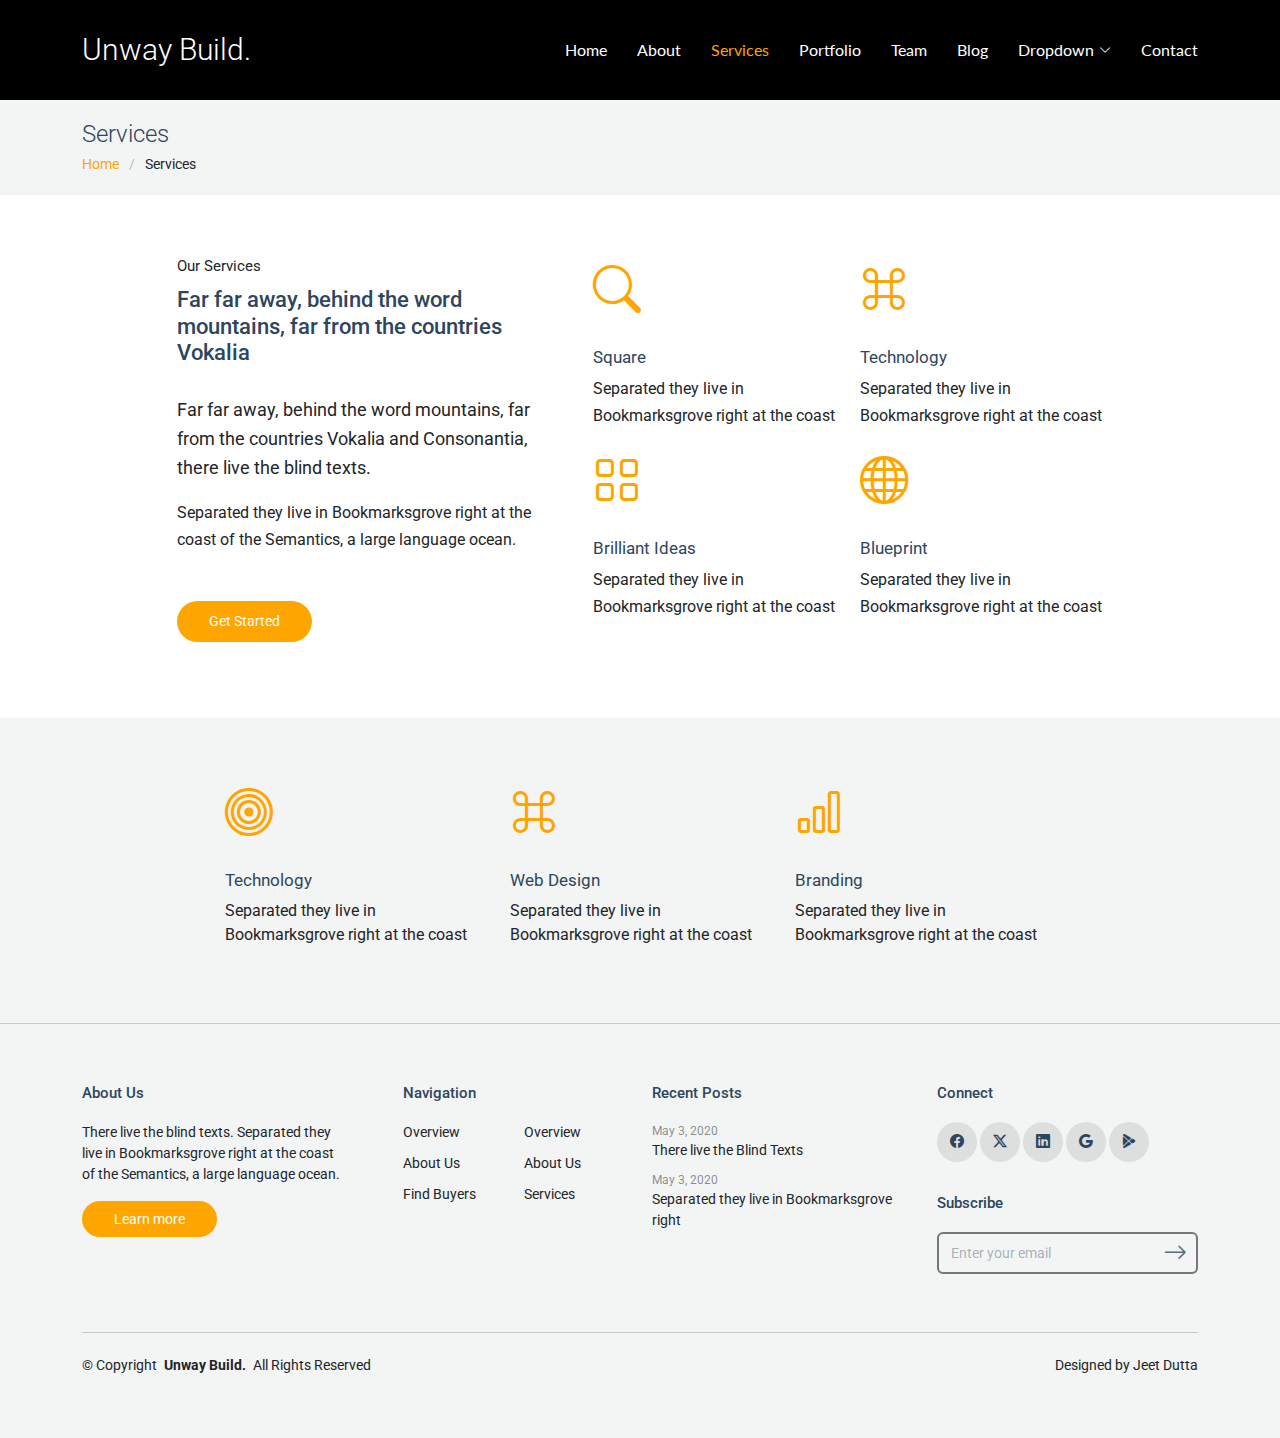
<file: Active/services.html>
<!DOCTYPE html>
<html lang="en">

<head>
  <meta charset="utf-8">
  <meta content="width=device-width, initial-scale=1.0" name="viewport">
  <title>Services - Active Bootstrap Template</title>
  <meta name="description" content="">
  <meta name="keywords" content="">

  <!-- Favicons -->
  <link href="assets/img/favicon.png" rel="icon">
  <link href="assets/img/apple-touch-icon.png" rel="apple-touch-icon">

  <!-- Fonts -->
  <link href="https://fonts.googleapis.com" rel="preconnect">
  <link href="https://fonts.gstatic.com" rel="preconnect" crossorigin>
  <link href="https://fonts.googleapis.com/css2?family=Roboto:ital,wght@0,100;0,300;0,400;0,500;0,700;0,900;1,100;1,300;1,400;1,500;1,700;1,900&family=Lato:ital,wght@0,100;0,300;0,400;0,700;0,900;1,100;1,300;1,400;1,700;1,900&display=swap" rel="stylesheet">

  <!-- Vendor CSS Files -->
  <link href="assets/vendor/bootstrap/css/bootstrap.min.css" rel="stylesheet">
  <link href="assets/vendor/bootstrap-icons/bootstrap-icons.css" rel="stylesheet">
  <link href="assets/vendor/aos/aos.css" rel="stylesheet">
  <link href="assets/vendor/swiper/swiper-bundle.min.css" rel="stylesheet">
  <link href="assets/vendor/glightbox/css/glightbox.min.css" rel="stylesheet">

  <!-- Main CSS File -->
  <link href="assets/css/main.css" rel="stylesheet">

  <!-- =======================================================
  * Template Name: Active
  * Template URL: https://bootstrapmade.com/active-bootstrap-website-template/
  * Updated: Aug 07 2024 with Bootstrap v5.3.3
  * Author: Jeet Dutta.com
  * License: https://bootstrapmade.com/license/
  ======================================================== -->
</head>

<body class="services-page">

  <header id="header" class="header d-flex align-items-center sticky-top">
    <div class="container-fluid container-xl position-relative d-flex align-items-center justify-content-between">

      <a href="index.html" class="logo d-flex align-items-center">
        <!-- Uncomment the line below if you also wish to use an image logo -->
        <!-- <img src="assets/img/logo.png" alt=""> -->
        <h1 style="color: white;">Unway Build.</h1>
      </a>

      <nav id="navmenu" class="navmenu">
        <ul>
          <li><a href="index.html">Home</a></li>
          <li><a href="about.html">About</a></li>
          <li><a href="services.html" class="active">Services</a></li>
          <li><a href="portfolio.html">Portfolio</a></li>
          <li><a href="team.html">Team</a></li>
          <li><a href="blog.html">Blog</a></li>
          <li class="dropdown"><a href="#"><span>Dropdown</span> <i class="bi bi-chevron-down toggle-dropdown"></i></a>
            <ul>
              <li><a href="#">Dropdown 1</a></li>
              <li class="dropdown"><a href="#"><span>Deep Dropdown</span> <i class="bi bi-chevron-down toggle-dropdown"></i></a>
                <ul>
                  <li><a href="#">Deep Dropdown 1</a></li>
                  <li><a href="#">Deep Dropdown 2</a></li>
                  <li><a href="#">Deep Dropdown 3</a></li>
                  <li><a href="#">Deep Dropdown 4</a></li>
                  <li><a href="#">Deep Dropdown 5</a></li>
                </ul>
              </li>
              <li><a href="#">Dropdown 2</a></li>
              <li><a href="#">Dropdown 3</a></li>
              <li><a href="#">Dropdown 4</a></li>
            </ul>
          </li>
          <li><a href="contact.html">Contact</a></li>
        </ul>
        <i class="mobile-nav-toggle d-xl-none bi bi-list"></i>
      </nav>

    </div>
  </header>

  <main class="main">

    <!-- Page Title -->
    <div class="page-title light-background">
      <div class="container">
        <h1>Services</h1>
        <nav class="breadcrumbs">
          <ol>
            <li><a href="index.html">Home</a></li>
            <li class="current">Services</li>
          </ol>
        </nav>
      </div>
    </div><!-- End Page Title -->

    <!-- Services 2 Section -->
    <section id="services-2" class="services-2 section">

      <div class="container">
        <div class="row justify-content-center" data-aos="fade-up">
          <div class="col-md-6 col-lg-4">
            <span class="content-subtitle">Our Services</span>
            <h2 class="content-title">
              Far far away, behind the word mountains, far from the countries
              Vokalia
            </h2>
            <p class="lead">
              Far far away, behind the word mountains, far from the countries
              Vokalia and Consonantia, there live the blind texts.
            </p>
            <p class="mb-5">
              Separated they live in Bookmarksgrove right at the coast of the
              Semantics, a large language ocean.
            </p>
            <p>
              <a href="#" class="btn btn-get-started">Get Started</a>
            </p>
          </div>
          <div class="col-md-6 col-lg-6 ps-lg-5">
            <div class="row">
              <div class="col-6 col-sm-6 col-md-6 col-lg-6">
                <div class="services-item" data-aos="fade-up" data-aos-delay="">
                  <div class="services-icon">
                    <i class="bi bi-search"></i>
                  </div>
                  <div>
                    <h3>Square</h3>
                    <p>Separated they live in Bookmarksgrove right at the coast</p>
                  </div>
                </div>
              </div>
              <div class="col-6 col-sm-6 col-md-6 col-lg-6">
                <div class="services-item" data-aos="fade-up" data-aos-delay="100">
                  <div class="services-icon">
                    <i class="bi bi-command"></i>
                  </div>
                  <div>
                    <h3>Technology</h3>
                    <p>Separated they live in Bookmarksgrove right at the coast</p>
                  </div>
                </div>
              </div>
              <div class="col-6 col-sm-6 col-md-6 col-lg-6">
                <div class="services-item" data-aos="fade-up" data-aos-delay="200">
                  <div class="services-icon">
                    <i class="bi bi-grid"></i>
                  </div>
                  <div>
                    <h3>Brilliant Ideas</h3>
                    <p>Separated they live in Bookmarksgrove right at the coast</p>
                  </div>
                </div>
              </div>

              <div class="col-6 col-sm-6 col-md-6 col-lg-6">
                <div class="services-item" data-aos="fade-up" data-aos-delay="300">
                  <div class="services-icon">
                    <i class="bi bi-globe"></i>
                  </div>
                  <div>
                    <h3>Blueprint</h3>
                    <p>Separated they live in Bookmarksgrove right at the coast</p>
                  </div>
                </div>
              </div>
            </div>
          </div>
        </div>
      </div>
    </section><!-- /Services 2 Section -->

    <!-- Services Section -->
    <section id="services" class="services section light-background">

      <div class="container">
        <div class="row gy-4 justify-content-center">

          <div class="col-lg-3">
            <div class="services-item" data-aos="fade-up">
              <div class="services-icon">
                <i class="bi bi-bullseye"></i>
              </div>
              <div>
                <h3>Technology</h3>
                <p>Separated they live in Bookmarksgrove right at the coast</p>
              </div>
            </div>
          </div>

          <div class="col-lg-3">
            <div class="services-item" data-aos="fade-up" data-aos-delay="100">
              <div class="services-icon">
                <i class="bi bi-command"></i>
              </div>
              <div>
                <h3>Web Design</h3>
                <p>Separated they live in Bookmarksgrove right at the coast</p>
              </div>
            </div>
          </div>

          <div class="col-lg-3">
            <div class="services-item" data-aos="fade-up" data-aos-delay="200">
              <div class="services-icon">
                <i class="bi bi-bar-chart"></i>
              </div>
              <div>
                <h3>Branding</h3>
                <p>Separated they live in Bookmarksgrove right at the coast</p>
              </div>
            </div>
          </div>

        </div>
      </div>
    </section><!-- /Services Section -->

  </main>

  <footer id="footer" class="footer light-background">
    <div class="container">
      <div class="row g-4">
        <div class="col-md-6 col-lg-3 mb-3 mb-md-0">
          <div class="widget">
            <h3 class="widget-heading">About Us</h3>
            <p class="mb-4">
              There live the blind texts. Separated they live in Bookmarksgrove
              right at the coast of the Semantics, a large language ocean.
            </p>
            <p class="mb-0">
              <a href="#" class="btn-learn-more">Learn more</a>
            </p>
          </div>
        </div>
        <div class="col-md-6 col-lg-3 ps-lg-5 mb-3 mb-md-0">
          <div class="widget">
            <h3 class="widget-heading">Navigation</h3>
            <ul class="list-unstyled float-start me-5">
              <li><a href="#">Overview</a></li>
              <li><a href="#">About Us</a></li>
              <li><a href="#">Find Buyers</a></li>
            </ul>
            <ul class="list-unstyled float-start">
              <li><a href="#">Overview</a></li>
              <li><a href="#">About Us</a></li>
              <li><a href="#">Services</a></li>
            </ul>
          </div>
        </div>
        <div class="col-md-6 col-lg-3 pl-lg-5">
          <div class="widget">
            <h3 class="widget-heading">Recent Posts</h3>
            <ul class="list-unstyled footer-blog-entry">
              <li>
                <span class="d-block date">May 3, 2020</span>
                <a href="#">There live the Blind Texts</a>
              </li>
              <li>
                <span class="d-block date">May 3, 2020</span>
                <a href="#">Separated they live in Bookmarksgrove right</a>
              </li>
            </ul>
          </div>
        </div>
        <div class="col-md-6 col-lg-3 pl-lg-5">
          <div class="widget">
            <h3 class="widget-heading">Connect</h3>
            <ul class="list-unstyled social-icons light mb-3">
              <li>
                <a href="#"><span class="bi bi-facebook"></span></a>
              </li>
              <li>
                <a href="#"><span class="bi bi-twitter-x"></span></a>
              </li>
              <li>
                <a href="#"><span class="bi bi-linkedin"></span></a>
              </li>
              <li>
                <a href="#"><span class="bi bi-google"></span></a>
              </li>
              <li>
                <a href="#"><span class="bi bi-google-play"></span></a>
              </li>
            </ul>
          </div>

          <div class="widget">
            <div class="footer-subscribe">
              <h3 class="widget-heading">Subscribe</h3>
              <form action="forms/newsletter.php" method="post" class="php-email-form">
                <div class="mb-2">
                  <input type="text" class="form-control" name="email" placeholder="Enter your email">

                  <button type="submit" class="btn btn-link">
                    <span class="bi bi-arrow-right"></span>
                  </button>
                </div>
                <div class="loading">Loading</div>
                <div class="error-message"></div>
                <div class="sent-message">
                  Your subscription request has been sent. Thank you!
                </div>
              </form>
            </div>
          </div>
        </div>
      </div>

      <div class="copyright d-flex flex-column flex-md-row align-items-center justify-content-md-between">
        <p>© <span>Copyright</span> <strong class="px-1 sitename">Unway Build.</strong> <span>All Rights Reserved</span></p>
        <div class="credits">
          <!-- All the links in the footer should remain intact. -->
          <!-- You can delete the links only if you've purchased the pro version. -->
          <!-- Licensing information: https://bootstrapmade.com/license/ -->
          <!-- Purchase the pro version with working PHP/AJAX contact form: [buy-url] -->
          Designed by  <a>Jeet Dutta</a>
        </div>
      </div>
    </div>
  </footer>

  <!-- Scroll Top -->
  <a href="#" id="scroll-top" class="scroll-top d-flex align-items-center justify-content-center"><i class="bi bi-arrow-up-short"></i></a>

  <!-- Preloader -->
  <div id="preloader"></div>

  <!-- Vendor JS Files -->
  <script src="assets/vendor/bootstrap/js/bootstrap.bundle.min.js"></script>
  <script src="assets/vendor/php-email-form/validate.js"></script>
  <script src="assets/vendor/aos/aos.js"></script>
  <script src="assets/vendor/swiper/swiper-bundle.min.js"></script>
  <script src="assets/vendor/purecounter/purecounter_vanilla.js"></script>
  <script src="assets/vendor/glightbox/js/glightbox.min.js"></script>
  <script src="assets/vendor/imagesloaded/imagesloaded.pkgd.min.js"></script>
  <script src="assets/vendor/isotope-layout/isotope.pkgd.min.js"></script>

  <!-- Main JS File -->
  <script src="assets/js/main.js"></script>

</body>

</html>
</file>
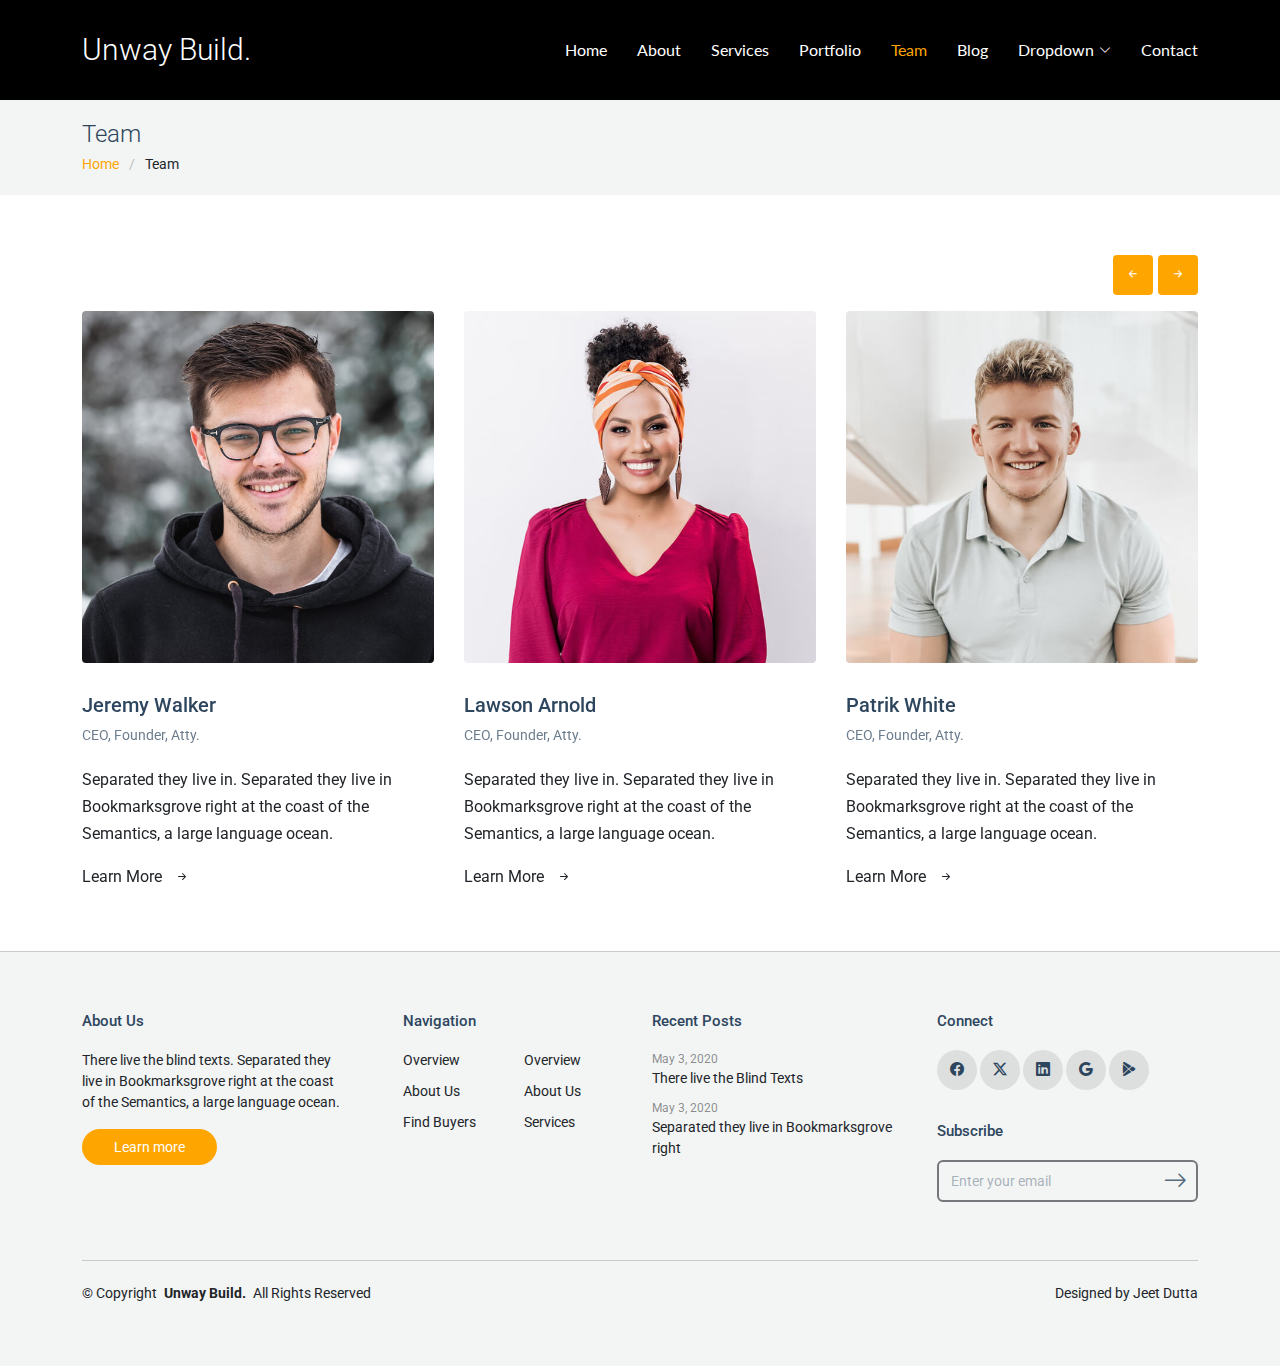
<file: Active/team.html>
<!DOCTYPE html>
<html lang="en">

<head>
  <meta charset="utf-8">
  <meta content="width=device-width, initial-scale=1.0" name="viewport">
  <title>Team - Active Bootstrap Template</title>
  <meta name="description" content="">
  <meta name="keywords" content="">

  <!-- Favicons -->
  <link href="assets/img/favicon.png" rel="icon">
  <link href="assets/img/apple-touch-icon.png" rel="apple-touch-icon">

  <!-- Fonts -->
  <link href="https://fonts.googleapis.com" rel="preconnect">
  <link href="https://fonts.gstatic.com" rel="preconnect" crossorigin>
  <link href="https://fonts.googleapis.com/css2?family=Roboto:ital,wght@0,100;0,300;0,400;0,500;0,700;0,900;1,100;1,300;1,400;1,500;1,700;1,900&family=Lato:ital,wght@0,100;0,300;0,400;0,700;0,900;1,100;1,300;1,400;1,700;1,900&display=swap" rel="stylesheet">

  <!-- Vendor CSS Files -->
  <link href="assets/vendor/bootstrap/css/bootstrap.min.css" rel="stylesheet">
  <link href="assets/vendor/bootstrap-icons/bootstrap-icons.css" rel="stylesheet">
  <link href="assets/vendor/aos/aos.css" rel="stylesheet">
  <link href="assets/vendor/swiper/swiper-bundle.min.css" rel="stylesheet">
  <link href="assets/vendor/glightbox/css/glightbox.min.css" rel="stylesheet">

  <!-- Main CSS File -->
  <link href="assets/css/main.css" rel="stylesheet">

  <!-- =======================================================
  * Template Name: Active
  * Template URL: https://bootstrapmade.com/active-bootstrap-website-template/
  * Updated: Aug 07 2024 with Bootstrap v5.3.3
  * Author: Jeet Dutta.com
  * License: https://bootstrapmade.com/license/
  ======================================================== -->
</head>

<body class="team-page">

  <header id="header" class="header d-flex align-items-center sticky-top">
    <div class="container-fluid container-xl position-relative d-flex align-items-center justify-content-between">

      <a href="index.html" class="logo d-flex align-items-center">
        <!-- Uncomment the line below if you also wish to use an image logo -->
        <!-- <img src="assets/img/logo.png" alt=""> -->
        <h1 style="color: white;">Unway Build.</h1>
      </a>

      <nav id="navmenu" class="navmenu">
        <ul>
          <li><a href="index.html">Home</a></li>
          <li><a href="about.html">About</a></li>
          <li><a href="services.html">Services</a></li>
          <li><a href="portfolio.html">Portfolio</a></li>
          <li><a href="team.html" class="active">Team</a></li>
          <li><a href="blog.html">Blog</a></li>
          <li class="dropdown"><a href="#"><span>Dropdown</span> <i class="bi bi-chevron-down toggle-dropdown"></i></a>
            <ul>
              <li><a href="#">Dropdown 1</a></li>
              <li class="dropdown"><a href="#"><span>Deep Dropdown</span> <i class="bi bi-chevron-down toggle-dropdown"></i></a>
                <ul>
                  <li><a href="#">Deep Dropdown 1</a></li>
                  <li><a href="#">Deep Dropdown 2</a></li>
                  <li><a href="#">Deep Dropdown 3</a></li>
                  <li><a href="#">Deep Dropdown 4</a></li>
                  <li><a href="#">Deep Dropdown 5</a></li>
                </ul>
              </li>
              <li><a href="#">Dropdown 2</a></li>
              <li><a href="#">Dropdown 3</a></li>
              <li><a href="#">Dropdown 4</a></li>
            </ul>
          </li>
          <li><a href="contact.html">Contact</a></li>
        </ul>
        <i class="mobile-nav-toggle d-xl-none bi bi-list"></i>
      </nav>

    </div>
  </header>

  <main class="main">

    <!-- Page Title -->
    <div class="page-title light-background">
      <div class="container">
        <h1>Team</h1>
        <nav class="breadcrumbs">
          <ol>
            <li><a href="index.html">Home</a></li>
            <li class="current">Team</li>
          </ol>
        </nav>
      </div>
    </div><!-- End Page Title -->

    <!-- Team Section -->
    <section id="team" class="team section">

      <div class="site-section slider-team-wrap">
        <div class="container">

          <div class="slider-nav d-flex justify-content-end mb-3">
            <a href="#" class="js-prev js-custom-prev"><i class="bi bi-arrow-left-short"></i></a>
            <a href="#" class="js-next js-custom-next"><i class="bi bi-arrow-right-short"></i></a>
          </div>

          <div class="swiper init-swiper" data-aos="fade-up" data-aos-delay="100">
            <script type="application/json" class="swiper-config">
              {
                "loop": true,
                "speed": 600,
                "autoplay": {
                  "delay": 5000
                },
                "slidesPerView": "1",
                "pagination": {
                  "el": ".swiper-pagination",
                  "type": "bullets",
                  "clickable": true
                },
                "navigation": {
                  "nextEl": ".js-custom-next",
                  "prevEl": ".js-custom-prev"
                },
                "breakpoints": {
                  "640": {
                    "slidesPerView": 2,
                    "spaceBetween": 30
                  },
                  "768": {
                    "slidesPerView": 3,
                    "spaceBetween": 30
                  },
                  "1200": {
                    "slidesPerView": 3,
                    "spaceBetween": 30
                  }
                }
              }
            </script>
            <div class="swiper-wrapper">
              <div class="swiper-slide">
                <div class="team">
                  <div class="pic">
                    <img src="assets/img/team/team-1.jpg" alt="Image" class="img-fluid">
                  </div>
                  <h3 clas="">
                    <a href="#"><span class="">Jeremy</span> Walker</a>
                  </h3>
                  <span class="d-block position">CEO, Founder, Atty.</span>
                  <p>
                    Separated they live in. Separated they live in Bookmarksgrove
                    right at the coast of the Semantics, a large language ocean.
                  </p>
                  <p class="mb-0">
                    <a href="#" class="more dark">Learn More <span class="bi bi-arrow-right-short"></span></a>
                  </p>
                </div>
              </div>
              <div class="swiper-slide">
                <div class="team">
                  <div class="pic">
                    <img src="assets/img/team/team-2.jpg" alt="Image" class="img-fluid">
                  </div>
                  <h3 clas="">
                    <a href="#"><span class="">Lawson</span> Arnold</a>
                  </h3>
                  <span class="d-block position">CEO, Founder, Atty.</span>
                  <p>
                    Separated they live in. Separated they live in Bookmarksgrove
                    right at the coast of the Semantics, a large language ocean.
                  </p>
                  <p class="mb-0">
                    <a href="#" class="more dark">Learn More <span class="bi bi-arrow-right-short"></span></a>
                  </p>
                </div>
              </div>
              <div class="swiper-slide">
                <div class="team">
                  <div class="pic">
                    <img src="assets/img/team/team-3.jpg" alt="Image" class="img-fluid">
                  </div>
                  <h3 clas="">
                    <a href="#"><span class="">Patrik</span> White</a>
                  </h3>
                  <span class="d-block position">CEO, Founder, Atty.</span>
                  <p>
                    Separated they live in. Separated they live in Bookmarksgrove
                    right at the coast of the Semantics, a large language ocean.
                  </p>
                  <p class="mb-0">
                    <a href="#" class="more dark">Learn More <span class="bi bi-arrow-right-short"></span></a>
                  </p>
                </div>
              </div>
              <div class="swiper-slide">
                <div class="team">
                  <div class="pic">
                    <img src="assets/img/team/team-4.jpg" alt="Image" class="img-fluid">
                  </div>
                  <h3 clas="">
                    <a href="#"><span class="">Kathryn</span> Ryan</a>
                  </h3>
                  <span class="d-block position">CEO, Founder, Atty.</span>
                  <p>
                    Separated they live in. Separated they live in Bookmarksgrove
                    right at the coast of the Semantics, a large language ocean.
                  </p>
                  <p class="mb-0">
                    <a href="#" class="more dark">Learn More <span class="bi bi-arrow-right-short"></span></a>
                  </p>
                </div>
              </div>
              <!-- <div class="swiper-slide"></div> -->
            </div>
          </div>
        </div>
        <!-- /.container -->
      </div>
    </section><!-- /Team Section -->

  </main>

  <footer id="footer" class="footer light-background">
    <div class="container">
      <div class="row g-4">
        <div class="col-md-6 col-lg-3 mb-3 mb-md-0">
          <div class="widget">
            <h3 class="widget-heading">About Us</h3>
            <p class="mb-4">
              There live the blind texts. Separated they live in Bookmarksgrove
              right at the coast of the Semantics, a large language ocean.
            </p>
            <p class="mb-0">
              <a href="#" class="btn-learn-more">Learn more</a>
            </p>
          </div>
        </div>
        <div class="col-md-6 col-lg-3 ps-lg-5 mb-3 mb-md-0">
          <div class="widget">
            <h3 class="widget-heading">Navigation</h3>
            <ul class="list-unstyled float-start me-5">
              <li><a href="#">Overview</a></li>
              <li><a href="#">About Us</a></li>
              <li><a href="#">Find Buyers</a></li>
            </ul>
            <ul class="list-unstyled float-start">
              <li><a href="#">Overview</a></li>
              <li><a href="#">About Us</a></li>
              <li><a href="#">Services</a></li>
            </ul>
          </div>
        </div>
        <div class="col-md-6 col-lg-3 pl-lg-5">
          <div class="widget">
            <h3 class="widget-heading">Recent Posts</h3>
            <ul class="list-unstyled footer-blog-entry">
              <li>
                <span class="d-block date">May 3, 2020</span>
                <a href="#">There live the Blind Texts</a>
              </li>
              <li>
                <span class="d-block date">May 3, 2020</span>
                <a href="#">Separated they live in Bookmarksgrove right</a>
              </li>
            </ul>
          </div>
        </div>
        <div class="col-md-6 col-lg-3 pl-lg-5">
          <div class="widget">
            <h3 class="widget-heading">Connect</h3>
            <ul class="list-unstyled social-icons light mb-3">
              <li>
                <a href="#"><span class="bi bi-facebook"></span></a>
              </li>
              <li>
                <a href="#"><span class="bi bi-twitter-x"></span></a>
              </li>
              <li>
                <a href="#"><span class="bi bi-linkedin"></span></a>
              </li>
              <li>
                <a href="#"><span class="bi bi-google"></span></a>
              </li>
              <li>
                <a href="#"><span class="bi bi-google-play"></span></a>
              </li>
            </ul>
          </div>

          <div class="widget">
            <div class="footer-subscribe">
              <h3 class="widget-heading">Subscribe</h3>
              <form action="forms/newsletter.php" method="post" class="php-email-form">
                <div class="mb-2">
                  <input type="text" class="form-control" name="email" placeholder="Enter your email">

                  <button type="submit" class="btn btn-link">
                    <span class="bi bi-arrow-right"></span>
                  </button>
                </div>
                <div class="loading">Loading</div>
                <div class="error-message"></div>
                <div class="sent-message">
                  Your subscription request has been sent. Thank you!
                </div>
              </form>
            </div>
          </div>
        </div>
      </div>

      <div class="copyright d-flex flex-column flex-md-row align-items-center justify-content-md-between">
        <p>© <span>Copyright</span> <strong class="px-1 sitename">Unway Build.</strong> <span>All Rights Reserved</span></p>
        <div class="credits">
          <!-- All the links in the footer should remain intact. -->
          <!-- You can delete the links only if you've purchased the pro version. -->
          <!-- Licensing information: https://bootstrapmade.com/license/ -->
          <!-- Purchase the pro version with working PHP/AJAX contact form: [buy-url] -->
          Designed by  <a>Jeet Dutta</a>
        </div>
      </div>
    </div>
  </footer>

  <!-- Scroll Top -->
  <a href="#" id="scroll-top" class="scroll-top d-flex align-items-center justify-content-center"><i class="bi bi-arrow-up-short"></i></a>

  <!-- Preloader -->
  <div id="preloader"></div>

  <!-- Vendor JS Files -->
  <script src="assets/vendor/bootstrap/js/bootstrap.bundle.min.js"></script>
  <script src="assets/vendor/php-email-form/validate.js"></script>
  <script src="assets/vendor/aos/aos.js"></script>
  <script src="assets/vendor/swiper/swiper-bundle.min.js"></script>
  <script src="assets/vendor/purecounter/purecounter_vanilla.js"></script>
  <script src="assets/vendor/glightbox/js/glightbox.min.js"></script>
  <script src="assets/vendor/imagesloaded/imagesloaded.pkgd.min.js"></script>
  <script src="assets/vendor/isotope-layout/isotope.pkgd.min.js"></script>

  <!-- Main JS File -->
  <script src="assets/js/main.js"></script>

</body>

</html>
</file>
<file: Active/assets/css/main.css>
/**
* Template Name: Active
* Template URL: https://bootstrapmade.com/active-bootstrap-website-template/
* Updated: Aug 07 2024 with Bootstrap v5.3.3
* Author: Jeet Dutta.com
* License: https://bootstrapmade.com/license/
*/

/*--------------------------------------------------------------
# Font & Color Variables
# Help: https://bootstrapmade.com/color-system/
--------------------------------------------------------------*/
/* Fonts */
:root {
  --default-font: "Roboto",  system-ui, -apple-system, "Segoe UI", Roboto, "Helvetica Neue", Arial, "Noto Sans", "Liberation Sans", sans-serif, "Apple Color Emoji", "Segoe UI Emoji", "Segoe UI Symbol", "Noto Color Emoji";
  --heading-font: "Roboto",  sans-serif;
  --nav-font: "Lato",  sans-serif;
}

/* Global Colors - The following color variables are used throughout the website. Updating them here will change the color scheme of the entire website */
:root { 
  --background-color: #ffffff; /* Background color for the entire website, including individual sections */
  --default-color: #212529; /* Default color used for the majority of the text content across the entire website */
  --heading-color: #2d465e; /* Color for headings, subheadings and title throughout the website */
  --accent-color: #FFA500; /* Accent color that represents your brand on the website. It's used for buttons, links, and other elements that need to stand out */
  --surface-color: #ffffff; /* The surface color is used as a background of boxed elements within sections, such as cards, icon boxes, or other elements that require a visual separation from the global background. */
  --contrast-color: #ffffff; /* Contrast color for text, ensuring readability against backgrounds of accent, heading, or default colors. */
}

/* Nav Menu Colors - The following color variables are used specifically for the navigation menu. They are separate from the global colors to allow for more customization options */
:root {
  --nav-color: #212529;  /* The default color of the main navmenu links */
  --nav-hover-color: #FFA500; /* Applied to main navmenu links when they are hovered over or active */
  --nav-mobile-background-color: #ffffff; /* Used as the background color for mobile navigation menu */
  --nav-dropdown-background-color: #ffffff; /* Used as the background color for dropdown items that appear when hovering over primary navigation items */
  --nav-dropdown-color: #212529; /* Used for navigation links of the dropdown items in the navigation menu. */
  --nav-dropdown-hover-color: #FFA500; /* Similar to --nav-hover-color, this color is applied to dropdown navigation links when they are hovered over. */
}

/* Color Presets - These classes override global colors when applied to any section or element, providing reuse of the sam color scheme. */

.light-background {
  --background-color: #f3f4f4;
  --surface-color: #ffffff;
}

.dark-background {
  --background-color: #060606;
  --default-color: #ffffff;
  --heading-color: #ffffff;
  --surface-color: #252525;
  --contrast-color: #ffffff;
}

/* Smooth scroll */
:root {
  scroll-behavior: smooth;
}

/*--------------------------------------------------------------
# General Styling & Shared Classes
--------------------------------------------------------------*/
body {
  color: var(--default-color);
  background-color: var(--background-color);
  font-family: var(--default-font);
}

a {
  color: var(--accent-color);
  text-decoration: none;
  transition: 0.3s;
}

a:hover {
  color: color-mix(in srgb, var(--accent-color), transparent 25%);
  text-decoration: none;
}

h1,
h2,
h3,
h4,
h5,
h6 {
  color: var(--heading-color);
  font-family: var(--heading-font);
}

/* PHP Email Form Messages
------------------------------*/
.php-email-form .error-message {
  display: none;
  background: #df1529;
  color: #ffffff;
  text-align: left;
  padding: 15px;
  margin-bottom: 24px;
  font-weight: 600;
}

.php-email-form .sent-message {
  display: none;
  color: #ffffff;
  background: #059652;
  text-align: center;
  padding: 15px;
  margin-bottom: 24px;
  font-weight: 600;
}

.php-email-form .loading {
  display: none;
  background: var(--surface-color);
  text-align: center;
  padding: 15px;
  margin-bottom: 24px;
}

.php-email-form .loading:before {
  content: "";
  display: inline-block;
  border-radius: 50%;
  width: 24px;
  height: 24px;
  margin: 0 10px -6px 0;
  border: 3px solid var(--accent-color);
  border-top-color: var(--surface-color);
  animation: php-email-form-loading 1s linear infinite;
}

@keyframes php-email-form-loading {
  0% {
    transform: rotate(0deg);
  }

  100% {
    transform: rotate(360deg);
  }
}

/*--------------------------------------------------------------
# Global Header
--------------------------------------------------------------*/
.header {
  color: white;
  background-color: rgb(0, 0, 0);
  padding: 20px 0;
  transition: all 0.5s;
  z-index: 997;
}

.header .logo {
  line-height: 1;
}

.header .logo img {
  max-height: 32px;
  margin-right: 8px;
}

.header .logo h1 {
  font-size: 30px;
  margin: 0;
  font-weight: 300;
  color: var(--heading-color);
}

.scrolled .header {
  box-shadow: 0px 0 18px rgba(0, 0, 0, 0.1);
}

/*--------------------------------------------------------------
# Navigation Menu
--------------------------------------------------------------*/
/* Navmenu - Desktop */
@media (min-width: 1200px) {
  .navmenu {
    padding: 0;
  }

  .navmenu ul {
    margin: 0;
    padding: 0;
    display: flex;
    list-style: none;
    align-items: center;
  }

  .navmenu li {
    position: relative;
  }

  .navmenu a,
  .navmenu a:focus {
    color: white;
  
    padding: 18px 15px;
    font-size: 16px;
    font-family: var(--nav-font);
    font-weight: 400;
    display: flex;
    align-items: center;
    justify-content: space-between;
    white-space: nowrap;
    transition: 0.3s;
  }

  .navmenu a i,
  .navmenu a:focus i {
    font-size: 12px;
    line-height: 0;
    margin-left: 5px;
    transition: 0.3s;
  }

  .navmenu li:last-child a {
    padding-right: 0;
  }

  .navmenu li:hover>a,
  .navmenu .active,
  .navmenu .active:focus {
    color: var(--nav-hover-color);
  }

  .navmenu .dropdown ul {
    margin: 0;
    padding: 10px 0;
    background: var(--nav-dropdown-background-color);
    display: block;
    position: absolute;
    visibility: hidden;
    left: 14px;
    top: 130%;
    opacity: 0;
    transition: 0.3s;
    border-radius: 4px;
    z-index: 99;
    box-shadow: 0px 0px 30px rgba(0, 0, 0, 0.1);
  }

  .navmenu .dropdown ul li {
    min-width: 200px;
  }

  .navmenu .dropdown ul a {
    padding: 10px 20px;
    font-size: 15px;
    text-transform: none;
    color: var(--nav-dropdown-color);
  }

  .navmenu .dropdown ul a i {
    font-size: 12px;
  }

  .navmenu .dropdown ul a:hover,
  .navmenu .dropdown ul .active:hover,
  .navmenu .dropdown ul li:hover>a {
    color: var(--nav-dropdown-hover-color);
  }

  .navmenu .dropdown:hover>ul {
    opacity: 1;
    top: 100%;
    visibility: visible;
  }

  .navmenu .dropdown .dropdown ul {
    top: 0;
    left: -90%;
    visibility: hidden;
  }

  .navmenu .dropdown .dropdown:hover>ul {
    opacity: 1;
    top: 0;
    left: -100%;
    visibility: visible;
  }
}

/* Navmenu - Mobile */
@media (max-width: 1199px) {
  .mobile-nav-toggle {
    color: var(--nav-color);
    font-size: 28px;
    line-height: 0;
    margin-right: 10px;
    cursor: pointer;
    transition: color 0.3s;
  }

  .navmenu {
    padding: 0;
    z-index: 9997;
  }

  .navmenu ul {
    display: none;
    list-style: none;
    position: absolute;
    inset: 60px 20px 20px 20px;
    padding: 10px 0;
    margin: 0;
    border-radius: 6px;
    background-color: var(--nav-mobile-background-color);
    overflow-y: auto;
    transition: 0.3s;
    z-index: 9998;
    box-shadow: 0px 0px 30px rgba(0, 0, 0, 0.1);
  }

  .navmenu a,
  .navmenu a:focus {
    color: var(--nav-color);
    padding: 10px 20px;
    font-family: var(--nav-font);
    font-size: 17px;
    font-weight: 500;
    display: flex;
    align-items: center;
    justify-content: space-between;
    white-space: nowrap;
    transition: 0.3s;
  }

  .navmenu a i,
  .navmenu a:focus i {
    font-size: 12px;
    line-height: 0;
    margin-left: 5px;
    width: 30px;
    height: 30px;
    display: flex;
    align-items: center;
    justify-content: center;
    border-radius: 50%;
    transition: 0.3s;
    background-color: color-mix(in srgb, var(--accent-color), transparent 90%);
  }

  .navmenu a i:hover,
  .navmenu a:focus i:hover {
    background-color: var(--accent-color);
    color: var(--contrast-color);
  }

  .navmenu a:hover,
  .navmenu .active,
  .navmenu .active:focus {
    color: var(--nav-hover-color);
  }

  .navmenu .active i,
  .navmenu .active:focus i {
    background-color: var(--accent-color);
    color: var(--contrast-color);
    transform: rotate(180deg);
  }

  .navmenu .dropdown ul {
    position: static;
    display: none;
    z-index: 99;
    padding: 10px 0;
    margin: 10px 20px;
    background-color: var(--nav-dropdown-background-color);
    border: 1px solid color-mix(in srgb, var(--default-color), transparent 90%);
    box-shadow: none;
    transition: all 0.5s ease-in-out;
  }

  .navmenu .dropdown ul ul {
    background-color: rgba(33, 37, 41, 0.1);
  }

  .navmenu .dropdown ul a {
    color: var(--nav-dropdown-color);
  }

  .navmenu .dropdown ul a:hover,
  .navmenu .dropdown ul .active:hover,
  .navmenu .dropdown ul li:hover>a {
    color: var(--nav-dropdown-hover-color);
  }

  .navmenu .dropdown>.dropdown-active {
    display: block;
    background-color: rgba(33, 37, 41, 0.03);
  }

  .mobile-nav-active {
    overflow: hidden;
  }

  .mobile-nav-active .mobile-nav-toggle {
    color: #fff;
    position: absolute;
    font-size: 32px;
    top: 15px;
    right: 15px;
    margin-right: 0;
    z-index: 9999;
  }

  .mobile-nav-active .navmenu {
    position: fixed;
    overflow: hidden;
    inset: 0;
    background: rgba(33, 37, 41, 0.8);
    transition: 0.3s;
  }

  .mobile-nav-active .navmenu>ul {
    display: block;
  }
}

/*--------------------------------------------------------------
# Global Footer
--------------------------------------------------------------*/
.footer {
  background-color: var(--background-color);
  color: var(--default-color);
  padding: 60px 0;
  font-size: 14px;
  border-top: 1px solid color-mix(in srgb, var(--default-color), transparent 80%);
}

.footer a {
  color: var(--default-color) !important;
}

.footer a:hover {
  color: var(--accent-color);
}

.footer .copyright {
  margin-top: 50px;
  position: relative;
  padding-top: 20px;
  border-top: 1px solid color-mix(in srgb, var(--default-color), transparent 80%);
}

.footer .copyright p,
.footer .copyright .credits {
  margin: 2px 0;
}

.footer .btn-learn-more {
  background-color: var(--accent-color);
  border-radius: 30px;
  padding: 8px 30px;
  border: 2px solid transparent;
  transition: 0.3s all ease-in-out;
  font-size: 14px;
  color: var(--contrast-color) !important;
}

.footer .btn-learn-more:hover {
  border-color: var(--accent-color);
  background-color: transparent;
  color: var(--accent-color) !important;
}

.footer .widget .widget-heading {
  font-size: 15px;
  color: var(--heading-color);
  margin-bottom: 20px;
}

.footer .widget ul li {
  margin-bottom: 10px;
  line-height: 1.5;
}

.footer .widget ul li a {
  color: color-mix(in srgb, var(--heading-color), transparent 50%);
}

.footer .widget ul li a:hover {
  text-decoration: none;
  color: var(--heading-color);
}

.footer .widget .footer-blog-entry .date {
  color: color-mix(in srgb, var(--default-color), transparent 50%);
  font-size: 12px;
}

.footer .social-icons li {
  display: inline-block;
}

.footer .social-icons li a {
  display: inline-block;
  width: 40px;
  height: 40px;
  position: relative;
  border-radius: 50%;
  background: color-mix(in srgb, var(--default-color), transparent 90%);
}

.footer .social-icons li a span {
  color: color-mix(in srgb, var(--heading-color), transparent 0%);
  position: absolute;
  top: 50%;
  left: 50%;
  transform: translate(-50%, -50%);
  transition: 0.3s all ease-in-out;
}

.footer .social-icons li a:hover {
  background: var(--accent-color);
}

.footer .social-icons li a:hover span {
  color: var(--contrast-color);
}

.footer .social-icons li:first-child a {
  padding-left: 0;
}

.footer .footer-subscribe form {
  position: relative;
}

.footer .footer-subscribe .form-control {
  font-size: 14px;
  height: 42px;
  border: 2px solid color-mix(in srgb, var(--default-color), transparent 40%);
  background: none;
  color: var(--heading-color);
  padding-right: 40px;
}

.footer .footer-subscribe .form-control:focus {
  border-color: color-mix(in srgb, var(--default-color), transparent 10%);
  box-shadow: none;
}

.footer .footer-subscribe .form-control::placeholder {
  color: color-mix(in srgb, var(--heading-color), transparent 60%);
}

.footer .footer-subscribe .btn-link {
  padding: 0;
  margin: 0;
  font-size: 1.5rem;
  background-color: none;
  border-color: none;
  position: absolute;
  line-height: 0;
  color: color-mix(in srgb, var(--heading-color), transparent 20%);
  top: 20px;
  right: 10px;
  transform: translateY(-50%) rotate(0deg);
}

.footer .footer-subscribe .btn-link:hover,
.footer .footer-subscribe .btn-link:focus,
.footer .footer-subscribe .btn-link:active {
  text-decoration: none;
}

/*--------------------------------------------------------------
# Preloader
--------------------------------------------------------------*/
#preloader {
  position: fixed;
  inset: 0;
  z-index: 999999;
  overflow: hidden;
  background: var(--background-color);
  transition: all 0.6s ease-out;
}

#preloader:before {
  content: "";
  position: fixed;
  top: calc(50% - 30px);
  left: calc(50% - 30px);
  border: 6px solid #ffffff;
  border-color: var(--accent-color) transparent var(--accent-color) transparent;
  border-radius: 50%;
  width: 60px;
  height: 60px;
  animation: animate-preloader 1.5s linear infinite;
}

@keyframes animate-preloader {
  0% {
    transform: rotate(0deg);
  }

  100% {
    transform: rotate(360deg);
  }
}

/*--------------------------------------------------------------
# Scroll Top Button
--------------------------------------------------------------*/
.scroll-top {
  position: fixed;
  visibility: hidden;
  opacity: 0;
  right: 15px;
  bottom: 15px;
  z-index: 99999;
  background-color: var(--accent-color);
  width: 40px;
  height: 40px;
  border-radius: 4px;
  transition: all 0.4s;
}

.scroll-top i {
  font-size: 24px;
  color: var(--contrast-color);
  line-height: 0;
}

.scroll-top:hover {
  background-color: color-mix(in srgb, var(--accent-color), transparent 20%);
  color: var(--contrast-color);
}

.scroll-top.active {
  visibility: visible;
  opacity: 1;
}

/*--------------------------------------------------------------
# Disable aos animation delay on mobile devices
--------------------------------------------------------------*/
@media screen and (max-width: 768px) {
  [data-aos-delay] {
    transition-delay: 0 !important;
  }
}

/*--------------------------------------------------------------
# Global Page Titles & Breadcrumbs
--------------------------------------------------------------*/
.page-title {
  color: var(--default-color);
  background-color: var(--background-color);
  padding: 20px 0;
  position: relative;
}

.page-title h1 {
  font-size: 24px;
  font-weight: 300;
  margin: 0 0 5px 0;
}

.page-title .breadcrumbs ol {
  display: flex;
  flex-wrap: wrap;
  list-style: none;
  padding: 0;
  margin: 0;
  font-size: 14px;
  font-weight: 400;
}

.page-title .breadcrumbs ol li+li {
  padding-left: 10px;
}

.page-title .breadcrumbs ol li+li::before {
  content: "/";
  display: inline-block;
  padding-right: 10px;
  color: color-mix(in srgb, var(--default-color), transparent 70%);
}

/*--------------------------------------------------------------
# Global Sections
--------------------------------------------------------------*/
section,
.section {
  color: var(--default-color);
  background-color: var(--background-color);
  padding: 60px 0;
  scroll-margin-top: 100px;
  overflow: clip;
}

@media (max-width: 1199px) {

  section,
  .section {
    scroll-margin-top: 66px;
  }
}

/*--------------------------------------------------------------
# Global Section Titles
--------------------------------------------------------------*/
.section-title {
  text-align: center;
  padding-bottom: 60px;
  position: relative;
}

.section-title h2 {
  font-size: 22px;
  font-weight: 500;
  margin-bottom: 0;
}

.section-title p {
  font-size: 15px;
  margin-bottom: 10px;
}

/*--------------------------------------------------------------
# About Section
--------------------------------------------------------------*/
.about .btn-get-started {
  background-color: var(--accent-color);
  color: var(--contrast-color);
  border-radius: 30px;
  padding: 8px 30px;
  border: 2px solid transparent;
  transition: 0.3s all ease-in-out;
  font-size: 14px;
}

.about .btn-get-started:hover {
  border-color: var(--accent-color);
  background-color: transparent;
  color: var(--accent-color);
}

.about h1 {
  color: var(--heading-color);
  font-size: 30px;
}

.about p {
  line-height: 1.7;
  color: var(--default-color);
}

.about .swiper-pagination {
  position: absolute;
  bottom: 30px;
}

.about .swiper-pagination .swiper-pagination-bullet {
  margin: 0 5px;
  background: #ffffff;
  opacity: 0.3;
}

.about .swiper-pagination .swiper-pagination-bullet.swiper-pagination-bullet-active {
  background: var(--accent-color);
  opacity: 1;
}

.about .section-subtitle {
  font-size: 15px;
  margin-bottom: 10px;
  display: block;
  color: var(--default-color);
}

/*--------------------------------------------------------------
# About 2 Section
--------------------------------------------------------------*/
.about-2 .content {
  background-color: var(--surface-color);
  padding-top: 50px;
  padding-bottom: 50px;
}

.about-2 .content-subtitle {
  font-size: 15px;
  margin-bottom: 10px;
  display: block;
  color: var(--default-color);
}

.about-2 .content-title {
  color: var(--heading-color);
  font-size: 22px;
  margin-bottom: 30px;
}

.about-2 p {
  line-height: 1.7;
  color: var(--default-color);
}

.about-2 .btn-get-started {
  background-color: var(--accent-color);
  color: var(--contrast-color);
  border-radius: 30px;
  padding: 8px 30px;
  border: 2px solid transparent;
  transition: 0.3s all ease-in-out;
  font-size: 14px;
}

.about-2 .btn-get-started:hover {
  border-color: var(--accent-color);
  background-color: transparent;
  color: var(--accent-color);
}

.about-2 .lead {
  line-height: 1.6;
  font-size: 18px;
  font-weight: normal;
  color: var(--default-color);
}

/*--------------------------------------------------------------
# Services Section
--------------------------------------------------------------*/
.services {
  padding-top: 60px;
  padding-bottom: 60px;
}

.services .services-item .services-icon {
  color: var(--accent-color);
  margin-bottom: 20px;
}

.services .services-item .services-icon i {
  font-size: 48px;
}

.services .services-item h3 {
  font-size: 17px;
  font-weight: 400;
  color: var(--heading-color);
}

/*--------------------------------------------------------------
# Stats Section
--------------------------------------------------------------*/
.stats {
  padding-top: 60px;
}

.stats .content-subtitle {
  font-size: 15px;
  margin-bottom: 10px;
  display: block;
  color: var(--default-color);
}

.stats .lead {
  line-height: 1.6;
  font-size: 18px;
  font-weight: normal;
  color: var(--default-color);
}

.stats .content-title {
  color: var(--heading-color);
  font-size: 22px;
  margin-bottom: 30px;
}

.stats p {
  line-height: 1.7;
  color: var(--default-color);
}

.stats .btn-get-started {
  background-color: var(--accent-color);
  color: var(--contrast-color);
  border-radius: 30px;
  padding: 8px 30px;
  border: 2px solid transparent;
  transition: 0.3s all ease-in-out;
  font-size: 14px;
}

.stats .btn-get-started:hover {
  border-color: var(--accent-color);
  background-color: transparent;
  color: var(--accent-color);
}

.stats .count-numbers .number {
  font-size: 1.8rem;
  color: var(--heading-color);
  position: relative;
  display: block;
  padding-bottom: 7px;
  margin-bottom: 10px;
}

.stats .count-numbers .number:after {
  content: "";
  left: 0;
  bottom: 0;
  position: absolute;
  width: 20px;
  height: 2px;
  background: var(--accent-color);
}

/*--------------------------------------------------------------
# Blog Posts Section
--------------------------------------------------------------*/
.blog-posts .title-wrap {
  padding-bottom: 30px;
}

.blog-posts .content-subtitle {
  font-size: 15px;
  margin-bottom: 10px;
  display: block;
  color: var(--default-color);
}

.blog-posts .content-title {
  color: var(--heading-color);
  font-size: 22px;
  margin-bottom: 30px;
}

.blog-posts .post-entry .thumb {
  margin-bottom: 20px;
}

.blog-posts .post-entry .thumb img {
  transition: 0.3s all ease;
}

.blog-posts .post-entry .thumb:hover img {
  opacity: 0.8;
}

.blog-posts .post-entry .meta {
  font-size: 12px;
  margin-bottom: 20px;
}

.blog-posts .post-entry .meta .cat {
  text-transform: uppercase;
  font-weight: normal;
  color: var(--heading-color);
}

.blog-posts .post-entry .meta .date {
  color: color-mix(in srgb, var(--default-color), transparent 25%);
}

.blog-posts .post-entry .post-content {
  padding-left: 30px;
  padding-right: 30px;
}

.blog-posts .post-entry .post-content h3 {
  font-size: 18px;
  line-height: 1.2;
}

.blog-posts .post-entry .post-content h3 a {
  color: var(--heading-color);
}

.blog-posts .post-entry .post-content h3 a:hover {
  color: var(--accent-color);
}

.blog-posts .author .pic {
  flex: 0 0 50px;
  margin-right: 20px;
}

.blog-posts .author .author-name {
  line-height: 1.3;
}

.blog-posts .author .author-name strong {
  color: var(--heading-color);
  font-weight: normal;
}

.blog-posts .author .author-name span {
  font-size: 14px;
  color: color-mix(in srgb, var(--default-color), transparent 25%);
}

/*--------------------------------------------------------------
# Tabs Section
--------------------------------------------------------------*/
.tabs .service-item .service-icon {
  display: flex;
  align-items: center;
  justify-content: center;
  width: 40px;
  height: 40px;
  flex: 0 0 40px;
  border-radius: 4px;
  position: relative;
  color: var(--accent-color);
  background-color: color-mix(in srgb, var(--default-color), transparent 95%);
  margin-right: 20px;
  font-size: 16px;
}

.tabs .service-item .service-contents h3 {
  font-size: 16px;
  color: var(--heading-color);
}

.tabs .service-item.link {
  padding: 20px;
  margin-bottom: 10px;
  border-radius: 7px;
}

.tabs .service-item.link .service-contents {
  color: var(--default-color);
}

.tabs .service-item.link .service-contents *:last-child {
  margin-bottom: 0;
}

.tabs .service-item.link:hover {
  background: color-mix(in srgb, var(--default-color), transparent 96%);
}

.tabs .service-item.link:hover .service-icon {
  background-color: color-mix(in srgb, var(--default-color), transparent 90%);
  color: var(--default-color);
}

.tabs .service-item.link.active {
  background: var(--surface-color);
}

.tabs .service-item.link.active .service-icon {
  background-color: var(--accent-color);
  color: var(--contrast-color);
}

/*--------------------------------------------------------------
# Services 2 Section
--------------------------------------------------------------*/
.services-2 .content-subtitle {
  font-size: 15px;
  margin-bottom: 10px;
  display: block;
  color: var(--default-color);
}

.services-2 .content-title {
  color: var(--heading-color);
  font-size: 22px;
  margin-bottom: 30px;
}

.services-2 p {
  line-height: 1.7;
  color: var(--default-color);
}

.services-2 .lead {
  line-height: 1.6;
  font-size: 18px;
  font-weight: normal;
  color: var(--default-color);
}

.services-2 .btn-get-started {
  background-color: var(--accent-color);
  color: var(--contrast-color);
  border-radius: 30px;
  padding: 8px 30px;
  border: 2px solid transparent;
  transition: 0.3s all ease-in-out;
  font-size: 14px;
}

.services-2 .btn-get-started:hover {
  border-color: var(--accent-color);
  background-color: transparent;
  color: var(--accent-color);
}

.services-2 .services-item .services-icon {
  color: var(--accent-color);
  margin-bottom: 20px;
}

.services-2 .services-item .services-icon i {
  font-size: 48px;
}

.services-2 .services-item h3 {
  font-size: 17px;
  font-weight: 400;
  color: var(--heading-color);
}

/*--------------------------------------------------------------
# Pricing Section
--------------------------------------------------------------*/
.pricing .pricing-item {
  background-color: var(--surface-color);
  box-shadow: 0px 5px 90px rgba(0, 0, 0, 0.1);
  padding: 40px 20px;
  text-align: center;
  border-radius: 8px;
  position: relative;
  overflow: hidden;
}

.pricing .pricing-item h3 {
  padding: 15px;
  margin-top: 15px;
  font-size: 18px;
  font-weight: 600;
}

.pricing .pricing-item h4 {
  color: var(--accent-color);
  font-size: 42px;
  font-family: var(--default-font);
  font-weight: 500;
}

.pricing .pricing-item h4 sup {
  font-size: 20px;
  top: -15px;
  left: -3px;
}

.pricing .pricing-item h4 span {
  color: color-mix(in srgb, var(--default-color), transparent 40%);
  font-size: 16px;
  font-weight: 300;
}

.pricing .pricing-item ul {
  padding: 20px 0;
  list-style: none;
  text-align: center;
  line-height: 20px;
  font-size: 14px;
}

.pricing .pricing-item ul li {
  padding-bottom: 16px;
}

.pricing .pricing-item ul .na {
  color: color-mix(in srgb, var(--default-color), transparent 60%);
  text-decoration: line-through;
}

.pricing .pricing-item .btn-wrap {
  padding: 15px;
  text-align: center;
}

.pricing .pricing-item .btn-buy {
  color: var(--accent-color);
  background-color: transparent;
  border: 2px solid var(--accent-color);
  display: inline-block;
  padding: 10px 40px 12px 40px;
  border-radius: 50px;
  font-size: 14px;
  font-family: var(--heading-font);
  font-weight: 600;
  transition: 0.3s;
}

.pricing .pricing-item .btn-buy:hover {
  background: var(--accent-color);
  color: var(--contrast-color);
}

.pricing .recommended .btn-buy {
  background: var(--accent-color);
  color: var(--contrast-color);
}

.pricing .recommended .btn-buy:hover {
  background: color-mix(in srgb, var(--accent-color), transparent 20%);
  border-color: color-mix(in srgb, var(--accent-color), transparent 20%);
}

.pricing .recommended-badge {
  position: absolute;
  top: 20px;
  left: 50%;
  transform: translateX(-50%);
  z-index: 1;
  font-size: 13px;
  padding: 3px 25px 6px 25px;
  background: color-mix(in srgb, var(--accent-color), transparent 92%);
  color: var(--accent-color);
  border-radius: 50px;
}

/*--------------------------------------------------------------
# Faq Section
--------------------------------------------------------------*/
.faq .content-subtitle {
  font-size: 15px;
  margin-bottom: 10px;
  display: block;
  color: var(--default-color);
}

.faq .content-title {
  color: var(--heading-color);
  font-size: 22px;
  margin-bottom: 30px;
}

.faq p {
  line-height: 1.7;
  color: var(--default-color);
}

.faq .custom-accordion .accordion-item {
  background-color: var(--surface-color);
  margin-bottom: 0px;
  position: relative;
  border-radius: 0px;
  overflow: hidden;
}

.faq .custom-accordion .accordion-item .btn-link {
  display: block;
  width: 100%;
  padding: 15px 0;
  text-decoration: none;
  text-align: left;
  color: var(--default-color);
  border: none;
  padding-left: 40px;
  border-radius: 0;
  position: relative;
  background-color: color-mix(in srgb, var(--default-color), transparent 94%);
}

.faq .custom-accordion .accordion-item .btn-link:before {
  content: "\f282";
  display: inline-block;
  font-family: "bootstrap-icons" !important;
  font-style: normal;
  font-weight: normal !important;
  font-variant: normal;
  text-transform: none;
  line-height: 1;
  vertical-align: -0.125em;
  -webkit-font-smoothing: antialiased;
  position: absolute;
  top: 50%;
  transform: translateY(-50%);
  left: 15px;
}

.faq .custom-accordion .accordion-item .btn-link[aria-expanded=true] {
  color: var(--accent-color);
}

.faq .custom-accordion .accordion-item .btn-link[aria-expanded=true]:before {
  font-family: "bootstrap-icons" !important;
  content: "\f286";
  position: absolute;
  color: var(--accent-color);
  top: 50%;
  transform: translateY(-50%);
}

.faq .custom-accordion .accordion-item .accordion-body {
  padding: 20px 20px 20px 20px;
  color: var(--default-color);
}

/*--------------------------------------------------------------
# Testimonials Section
--------------------------------------------------------------*/
.testimonials p {
  line-height: 1.7;
  color: var(--default-color);
}

.testimonials .testimonial {
  max-width: 500px;
  text-align: center;
  margin-bottom: 30px;
}

.testimonials .testimonial .name {
  font-size: 18px;
  color: var(--heading-color);
}

.testimonials .testimonial .img-wrap img {
  margin: 0 auto;
  width: 70px;
  border-radius: 50%;
}

.testimonials .swiper-pagination {
  position: absolute;
  bottom: 0px;
}

.testimonials .swiper-pagination .swiper-pagination-bullet {
  margin: 0 5px;
  background-color: color-mix(in srgb, var(--default-color) 65%, transparent);
  opacity: 0.3;
}

.testimonials .swiper-pagination .swiper-pagination-bullet.swiper-pagination-bullet-active {
  background: var(--accent-color);
  opacity: 1;
}

/*--------------------------------------------------------------
# Portfolio Section
--------------------------------------------------------------*/
.portfolio .portfolio-filters {
  padding: 0;
  margin: 0 auto 20px auto;
  list-style: none;
  text-align: center;
}

.portfolio .portfolio-filters li {
  cursor: pointer;
  display: inline-block;
  padding: 8px 20px 10px 20px;
  margin: 0;
  font-size: 15px;
  font-weight: 500;
  line-height: 1;
  margin-bottom: 5px;
  border-radius: 50px;
  transition: all 0.3s ease-in-out;
  font-family: var(--heading-font);
}

.portfolio .portfolio-filters li:hover,
.portfolio .portfolio-filters li.filter-active {
  color: var(--contrast-color);
  background-color: var(--accent-color);
}

.portfolio .portfolio-filters li:first-child {
  margin-left: 0;
}

.portfolio .portfolio-filters li:last-child {
  margin-right: 0;
}

@media (max-width: 575px) {
  .portfolio .portfolio-filters li {
    font-size: 14px;
    margin: 0 0 10px 0;
  }
}

.portfolio .portfolio-item {
  position: relative;
  overflow: hidden;
}

.portfolio .portfolio-item .portfolio-info {
  opacity: 0;
  position: absolute;
  left: 12px;
  right: 12px;
  bottom: -100%;
  z-index: 3;
  transition: all ease-in-out 0.5s;
  background: color-mix(in srgb, var(--background-color), transparent 10%);
  padding: 15px;
}

.portfolio .portfolio-item .portfolio-info h4 {
  font-size: 18px;
  font-weight: 600;
  padding-right: 50px;
}

.portfolio .portfolio-item .portfolio-info p {
  color: color-mix(in srgb, var(--default-color), transparent 30%);
  font-size: 14px;
  margin-bottom: 0;
  padding-right: 50px;
}

.portfolio .portfolio-item .portfolio-info .preview-link,
.portfolio .portfolio-item .portfolio-info .details-link {
  position: absolute;
  right: 50px;
  font-size: 24px;
  top: calc(50% - 14px);
  color: color-mix(in srgb, var(--default-color), transparent 30%);
  transition: 0.3s;
  line-height: 0;
}

.portfolio .portfolio-item .portfolio-info .preview-link:hover,
.portfolio .portfolio-item .portfolio-info .details-link:hover {
  color: var(--accent-color);
}

.portfolio .portfolio-item .portfolio-info .details-link {
  right: 14px;
  font-size: 28px;
}

.portfolio .portfolio-item:hover .portfolio-info {
  opacity: 1;
  bottom: 0;
}

/*--------------------------------------------------------------
# Portfolio Details Section
--------------------------------------------------------------*/
.portfolio-details .portfolio-details-slider img {
  width: 100%;
}

.portfolio-details .swiper-wrapper {
  height: auto;
}

.portfolio-details .swiper-button-prev,
.portfolio-details .swiper-button-next {
  width: 48px;
  height: 48px;
}

.portfolio-details .swiper-button-prev:after,
.portfolio-details .swiper-button-next:after {
  color: rgba(255, 255, 255, 0.8);
  background-color: rgba(0, 0, 0, 0.15);
  font-size: 24px;
  border-radius: 50%;
  width: 48px;
  height: 48px;
  display: flex;
  align-items: center;
  justify-content: center;
  transition: 0.3s;
}

.portfolio-details .swiper-button-prev:hover:after,
.portfolio-details .swiper-button-next:hover:after {
  background-color: rgba(0, 0, 0, 0.3);
}

@media (max-width: 575px) {

  .portfolio-details .swiper-button-prev,
  .portfolio-details .swiper-button-next {
    display: none;
  }
}

.portfolio-details .swiper-pagination {
  margin-top: 20px;
  position: relative;
}

.portfolio-details .swiper-pagination .swiper-pagination-bullet {
  width: 10px;
  height: 10px;
  background-color: color-mix(in srgb, var(--default-color), transparent 85%);
  opacity: 1;
}

.portfolio-details .swiper-pagination .swiper-pagination-bullet-active {
  background-color: var(--accent-color);
}

.portfolio-details .portfolio-info h3 {
  font-size: 22px;
  font-weight: 700;
  margin-bottom: 20px;
  padding-bottom: 20px;
  position: relative;
}

.portfolio-details .portfolio-info h3:after {
  content: "";
  position: absolute;
  display: block;
  width: 50px;
  height: 3px;
  background: var(--accent-color);
  left: 0;
  bottom: 0;
}

.portfolio-details .portfolio-info ul {
  list-style: none;
  padding: 0;
  font-size: 15px;
}

.portfolio-details .portfolio-info ul li {
  display: flex;
  flex-direction: column;
  padding-bottom: 15px;
}

.portfolio-details .portfolio-info ul strong {
  text-transform: uppercase;
  font-weight: 400;
  color: color-mix(in srgb, var(--default-color), transparent 50%);
  font-size: 14px;
}

.portfolio-details .portfolio-info .btn-visit {
  padding: 8px 40px;
  background: var(--accent-color);
  color: var(--contrast-color);
  border-radius: 50px;
  transition: 0.3s;
}

.portfolio-details .portfolio-info .btn-visit:hover {
  background: color-mix(in srgb, var(--accent-color), transparent 20%);
}

.portfolio-details .portfolio-description h2 {
  font-size: 26px;
  font-weight: 700;
  margin-bottom: 20px;
}

.portfolio-details .portfolio-description p {
  padding: 0;
}

.portfolio-details .portfolio-description .testimonial-item {
  padding: 30px 30px 0 30px;
  position: relative;
  background: color-mix(in srgb, var(--default-color), transparent 97%);
  margin-bottom: 50px;
}

.portfolio-details .portfolio-description .testimonial-item .testimonial-img {
  width: 90px;
  border-radius: 50px;
  border: 6px solid var(--background-color);
  float: left;
  margin: 0 10px 0 0;
}

.portfolio-details .portfolio-description .testimonial-item h3 {
  font-size: 18px;
  font-weight: bold;
  margin: 15px 0 5px 0;
  padding-top: 20px;
}

.portfolio-details .portfolio-description .testimonial-item h4 {
  font-size: 14px;
  color: #6c757d;
  margin: 0;
}

.portfolio-details .portfolio-description .testimonial-item .quote-icon-left,
.portfolio-details .portfolio-description .testimonial-item .quote-icon-right {
  color: color-mix(in srgb, var(--accent-color), transparent 50%);
  font-size: 26px;
  line-height: 0;
}

.portfolio-details .portfolio-description .testimonial-item .quote-icon-left {
  display: inline-block;
  left: -5px;
  position: relative;
}

.portfolio-details .portfolio-description .testimonial-item .quote-icon-right {
  display: inline-block;
  right: -5px;
  position: relative;
  top: 10px;
  transform: scale(-1, -1);
}

.portfolio-details .portfolio-description .testimonial-item p {
  font-style: italic;
  margin: 0 0 15px 0 0 0;
  padding: 0;
}

/*--------------------------------------------------------------
# Team Section
--------------------------------------------------------------*/
.team .team h3 {
  font-size: 20px;
}

.team .team h3 a {
  color: var(--heading-color);
}

.team .team .pic {
  margin-bottom: 30px;
}

.team .team .pic img {
  border-radius: 4px;
}

.team .team .position {
  display: block;
  margin-bottom: 20px;
  font-size: 14px;
  color: color-mix(in srgb, var(--heading-color), transparent 30%);
}

.team p {
  line-height: 1.7;
  color: var(--default-color);
}

.team .more {
  position: relative;
  padding-right: 30px;
  display: inline-block;
}

.team .more span {
  position: absolute;
  top: 50%;
  right: 0;
  font-size: 16px;
  transform: translateY(-50%);
  width: 20px;
  height: 20px;
  background: transparent;
  color: var(--contrast-color);
  line-height: 1.6;
  text-align: center;
  transition: 0.3s all ease;
}

.team .more span:before {
  position: absolute;
  top: 50%;
  left: 50%;
  transform: translate(-50%, -50%);
}

.team .more:hover {
  color: var(--contrast-color);
}

.team .more:hover span {
  background: var(--accent-color);
}

.team .more.dark {
  color: var(--default-color);
}

.team .more.dark>span {
  color: var(--default-color);
}

.team .more.dark:hover {
  color: var(--accent-color);
}

.team .more.dark:hover span {
  color: var(--contrast-color);
  background: var(--accent-color);
}

.team .swiper-wrapper {
  height: auto;
}

.team .slider-nav a {
  width: 40px;
  height: 40px;
  position: relative;
  background: var(--accent-color);
  border-radius: 4px;
  transition: 0.2s all ease;
  display: flex;
  align-items: center;
  justify-content: center;
}

.team .slider-nav a i {
  color: var(--contrast-color);
}

.team .slider-nav a:hover {
  background-color: color-mix(in srgb, var(--accent-color) 90%, white 15%);
}

.team .slider-nav a:first-child {
  margin-right: 5px;
}

/*--------------------------------------------------------------
# Blog Posts 2 Section
--------------------------------------------------------------*/
.blog-posts-2 article {
  height: 100%;
}

.blog-posts-2 .post-img {
  max-height: 440px;
  overflow: hidden;
}

.blog-posts-2 .title {
  font-size: 20px;
  font-weight: 700;
  padding: 0;
  margin: 5px 0;
}

.blog-posts-2 .title a {
  color: var(--heading-color);
  transition: 0.3s;
}

.blog-posts-2 .title a:hover {
  color: var(--accent-color);
}

.blog-posts-2 .meta-top {
  margin-top: 10px;
  color: color-mix(in srgb, var(--default-color), transparent 40%);
}

.blog-posts-2 .meta-top ul {
  display: flex;
  flex-wrap: wrap;
  list-style: none;
  align-items: center;
  padding: 0;
  margin: 0;
}

.blog-posts-2 .meta-top i {
  font-size: 24px;
  line-height: 0;
  color: color-mix(in srgb, var(--default-color), transparent 50%);
}

.blog-posts-2 .meta-top a {
  color: color-mix(in srgb, var(--default-color), transparent 40%);
  font-size: 14px;
  display: inline-block;
  line-height: 1;
}

/*--------------------------------------------------------------
# Blog Pagination Section
--------------------------------------------------------------*/
.blog-pagination {
  padding-top: 0;
  color: color-mix(in srgb, var(--default-color), transparent 40%);
}

.blog-pagination ul {
  display: flex;
  padding: 0;
  margin: 0;
  list-style: none;
}

.blog-pagination li {
  margin: 0 5px;
  transition: 0.3s;
}

.blog-pagination li a {
  color: color-mix(in srgb, var(--default-color), transparent 40%);
  padding: 7px 16px;
  display: flex;
  align-items: center;
  justify-content: center;
}

.blog-pagination li a.active,
.blog-pagination li a:hover {
  background: var(--accent-color);
  color: var(--contrast-color);
}

.blog-pagination li a.active a,
.blog-pagination li a:hover a {
  color: var(--contrast-color);
}

/*--------------------------------------------------------------
# Blog Details Section
--------------------------------------------------------------*/
.blog-details {
  padding-bottom: 30px;
}

.blog-details .article {
  background-color: var(--surface-color);
  padding: 30px;
  box-shadow: 0 4px 16px rgba(0, 0, 0, 0.1);
}

.blog-details .post-img {
  margin: -30px -30px 20px -30px;
  overflow: hidden;
}

.blog-details .title {
  color: var(--heading-color);
  font-size: 28px;
  font-weight: 700;
  padding: 0;
  margin: 30px 0;
}

.blog-details .content {
  margin-top: 20px;
}

.blog-details .content h3 {
  font-size: 22px;
  margin-top: 30px;
  font-weight: bold;
}

.blog-details .content blockquote {
  overflow: hidden;
  background-color: color-mix(in srgb, var(--default-color), transparent 95%);
  padding: 60px;
  position: relative;
  text-align: center;
  margin: 20px 0;
}

.blog-details .content blockquote p {
  color: var(--default-color);
  line-height: 1.6;
  margin-bottom: 0;
  font-style: italic;
  font-weight: 500;
  font-size: 22px;
}

.blog-details .content blockquote:after {
  content: "";
  position: absolute;
  left: 0;
  top: 0;
  bottom: 0;
  width: 3px;
  background-color: var(--accent-color);
  margin-top: 20px;
  margin-bottom: 20px;
}

.blog-details .meta-top {
  margin-top: 20px;
  color: color-mix(in srgb, var(--default-color), transparent 40%);
}

.blog-details .meta-top ul {
  display: flex;
  flex-wrap: wrap;
  list-style: none;
  align-items: center;
  padding: 0;
  margin: 0;
}

.blog-details .meta-top ul li+li {
  padding-left: 20px;
}

.blog-details .meta-top i {
  font-size: 16px;
  margin-right: 8px;
  line-height: 0;
  color: color-mix(in srgb, var(--default-color), transparent 40%);
}

.blog-details .meta-top a {
  color: color-mix(in srgb, var(--default-color), transparent 40%);
  font-size: 14px;
  display: inline-block;
  line-height: 1;
}

.blog-details .meta-bottom {
  padding-top: 10px;
  border-top: 1px solid color-mix(in srgb, var(--default-color), transparent 90%);
}

.blog-details .meta-bottom i {
  color: color-mix(in srgb, var(--default-color), transparent 40%);
  display: inline;
}

.blog-details .meta-bottom a {
  color: color-mix(in srgb, var(--default-color), transparent 40%);
  transition: 0.3s;
}

.blog-details .meta-bottom a:hover {
  color: var(--accent-color);
}

.blog-details .meta-bottom .cats {
  list-style: none;
  display: inline;
  padding: 0 20px 0 0;
  font-size: 14px;
}

.blog-details .meta-bottom .cats li {
  display: inline-block;
}

.blog-details .meta-bottom .tags {
  list-style: none;
  display: inline;
  padding: 0;
  font-size: 14px;
}

.blog-details .meta-bottom .tags li {
  display: inline-block;
}

.blog-details .meta-bottom .tags li+li::before {
  padding-right: 6px;
  color: var(--default-color);
  content: ",";
}

.blog-details .meta-bottom .share {
  font-size: 16px;
}

.blog-details .meta-bottom .share i {
  padding-left: 5px;
}

/*--------------------------------------------------------------
# Blog Comments Section
--------------------------------------------------------------*/
.blog-comments {
  padding: 10px 0;
}

.blog-comments .comments-count {
  font-weight: bold;
}

.blog-comments .comment {
  margin-top: 30px;
  position: relative;
}

.blog-comments .comment .comment-img {
  margin-right: 14px;
}

.blog-comments .comment .comment-img img {
  width: 60px;
}

.blog-comments .comment h5 {
  font-size: 16px;
  margin-bottom: 2px;
}

.blog-comments .comment h5 a {
  font-weight: bold;
  color: var(--default-color);
  transition: 0.3s;
}

.blog-comments .comment h5 a:hover {
  color: var(--accent-color);
}

.blog-comments .comment h5 .reply {
  padding-left: 10px;
  color: color-mix(in srgb, var(--default-color), transparent 20%);
}

.blog-comments .comment h5 .reply i {
  font-size: 20px;
}

.blog-comments .comment time {
  display: block;
  font-size: 14px;
  color: color-mix(in srgb, var(--default-color), transparent 40%);
  margin-bottom: 5px;
}

.blog-comments .comment.comment-reply {
  padding-left: 40px;
}

/*--------------------------------------------------------------
# Comment Form Section
--------------------------------------------------------------*/
.comment-form {
  padding-top: 10px;
}

.comment-form form {
  background-color: var(--surface-color);
  margin-top: 30px;
  padding: 30px;
  box-shadow: 0 4px 16px rgba(0, 0, 0, 0.1);
}

.comment-form form h4 {
  font-weight: bold;
  font-size: 22px;
}

.comment-form form p {
  font-size: 14px;
}

.comment-form form input {
  background-color: var(--surface-color);
  color: var(--default-color);
  border: 1px solid color-mix(in srgb, var(--default-color), transparent 70%);
  font-size: 14px;
  border-radius: 4px;
  padding: 10px 10px;
}

.comment-form form input:focus {
  color: var(--default-color);
  background-color: var(--surface-color);
  box-shadow: none;
  border-color: var(--accent-color);
}

.comment-form form input::placeholder {
  color: color-mix(in srgb, var(--default-color), transparent 50%);
}

.comment-form form textarea {
  background-color: var(--surface-color);
  color: var(--default-color);
  border: 1px solid color-mix(in srgb, var(--default-color), transparent 70%);
  border-radius: 4px;
  padding: 10px 10px;
  font-size: 14px;
  height: 120px;
}

.comment-form form textarea:focus {
  color: var(--default-color);
  box-shadow: none;
  border-color: var(--accent-color);
  background-color: var(--surface-color);
}

.comment-form form textarea::placeholder {
  color: color-mix(in srgb, var(--default-color), transparent 50%);
}

.comment-form form .form-group {
  margin-bottom: 25px;
}

.comment-form form .btn-primary {
  border-radius: 4px;
  padding: 10px 20px;
  border: 0;
  background-color: var(--accent-color);
  color: var(--contrast-color);
}

.comment-form form .btn-primary:hover {
  color: var(--contrast-color);
  background-color: color-mix(in srgb, var(--accent-color), transparent 20%);
}

/*--------------------------------------------------------------
# Contact Section
--------------------------------------------------------------*/
.contact .info {
  background-color: var(--surface-color);
  padding: 40px;
  box-shadow: 0px 2px 15px rgba(0, 0, 0, 0.1);
  overflow: hidden;
}

.contact .info h3 {
  font-weight: 600;
  font-size: 24px;
}

.contact .info p {
  color: color-mix(in srgb, var(--default-color), transparent 40%);
  margin-bottom: 30px;
  font-size: 15px;
}

.contact .info-item+.info-item {
  padding-top: 20px;
  margin-top: 20px;
  border-top: 1px solid color-mix(in srgb, var(--default-color), transparent 90%);
}

.contact .info-item i {
  font-size: 24px;
  color: var(--accent-color);
  transition: all 0.3s ease-in-out;
  margin-right: 20px;
}

.contact .info-item h4 {
  padding: 0;
  font-size: 18px;
  line-height: 24px;
  font-weight: 600;
  margin-bottom: 5px;
}

.contact .info-item p {
  padding: 0;
  margin-bottom: 0;
  font-size: 14px;
  color: color-mix(in srgb, var(--default-color), transparent 40%);
}

.contact .php-email-form {
  width: 100%;
}

.contact .php-email-form .form-group {
  padding-bottom: 8px;
}

.contact .php-email-form input[type=text],
.contact .php-email-form input[type=email],
.contact .php-email-form textarea {
  color: var(--default-color);
  background-color: var(--surface-color);
  border-radius: 0px;
  box-shadow: none;
  font-size: 14px;
  border-color: color-mix(in srgb, var(--default-color), transparent 80%);
}

.contact .php-email-form input[type=text]:focus,
.contact .php-email-form input[type=email]:focus,
.contact .php-email-form textarea:focus {
  border-color: var(--accent-color);
}

.contact .php-email-form input[type=text]::placeholder,
.contact .php-email-form input[type=email]::placeholder,
.contact .php-email-form textarea::placeholder {
  color: color-mix(in srgb, var(--default-color), transparent 70%);
}

.contact .php-email-form input[type=text],
.contact .php-email-form input[type=email] {
  height: 48px;
  padding: 10px 15px;
}

.contact .php-email-form textarea {
  padding: 10px 12px;
  height: 290px;
}

.contact .php-email-form button[type=submit] {
  background: var(--accent-color);
  color: var(--contrast-color);
  border: 0;
  padding: 13px 50px;
  transition: 0.4s;
  border-radius: 4px;
}

.contact .php-email-form button[type=submit]:hover {
  background: color-mix(in srgb, var(--accent-color) 90%, black 15%);
}

/*--------------------------------------------------------------
# Widgets
--------------------------------------------------------------*/
.widgets-container {
  margin: 60px 0 30px 0;
}

.widget-title {
  color: var(--heading-color);
  font-size: 20px;
  font-weight: 600;
  padding: 0 0 0 10px;
  margin: 0 0 20px 0;
  border-left: 4px solid var(--accent-color);
}

.widget-item {
  margin-bottom: 30px;
  background-color: color-mix(in srgb, var(--default-color), transparent 98%);
  border: 1px solid color-mix(in srgb, var(--default-color), transparent 90%);
  padding: 30px;
  border-radius: 5px;
}

.widget-item:last-child {
  margin-bottom: 0;
}

.blog-author-widget img {
  max-width: 160px;
}

.blog-author-widget h4 {
  font-weight: 600;
  font-size: 24px;
  margin: 15px 0 0 0;
  padding: 0;
  color: color-mix(in srgb, var(--default-color), transparent 20%);
}

.blog-author-widget .social-links {
  margin: 5px 0;
}

.blog-author-widget .social-links a {
  color: color-mix(in srgb, var(--default-color), transparent 60%);
  margin: 0 3px;
  font-size: 18px;
}

.blog-author-widget .social-links a:hover {
  color: var(--accent-color);
}

.blog-author-widget p {
  font-style: italic;
  color: color-mix(in srgb, var(--default-color), transparent 30%);
  margin: 10px 0 0 0;
}

.search-widget form {
  background: var(--background-color);
  border: 1px solid color-mix(in srgb, var(--default-color), transparent 75%);
  padding: 3px 10px;
  position: relative;
  border-radius: 50px;
  transition: 0.3s;
}

.search-widget form input[type=text] {
  border: 0;
  padding: 4px 10px;
  border-radius: 4px;
  width: calc(100% - 40px);
  background-color: var(--background-color);
  color: var(--default-color);
}

.search-widget form input[type=text]:focus {
  outline: none;
}

.search-widget form button {
  background: none;
  color: var(--default-color);
  position: absolute;
  top: 0;
  right: 0;
  bottom: 0;
  border: 0;
  font-size: 16px;
  padding: 0 16px;
  transition: 0.3s;
  line-height: 0;
}

.search-widget form button i {
  line-height: 0;
}

.search-widget form button:hover {
  color: var(--accent-color);
}

.search-widget form:is(:focus-within) {
  border-color: var(--accent-color);
}

.recent-posts-widget .post-item {
  display: flex;
  flex-direction: column;
  margin-bottom: 20px;
}

.recent-posts-widget .post-item:last-child {
  margin-bottom: 0;
}

.recent-posts-widget .post-item h4 {
  font-size: 16px;
  font-weight: 600;
  margin-bottom: 5px;
}

.recent-posts-widget .post-item h4 a {
  color: var(--default-color);
  transition: 0.3s;
}

.recent-posts-widget .post-item h4 a:hover {
  color: var(--accent-color);
}

.recent-posts-widget .post-item time {
  display: block;
  font-style: italic;
  font-size: 14px;
  color: color-mix(in srgb, var(--default-color), transparent 50%);
}

.tags-widget ul {
  list-style: none;
  padding: 0;
  margin: 0;
}

.tags-widget ul li {
  display: inline-block;
}

.tags-widget ul a {
  background-color: color-mix(in srgb, var(--default-color), transparent 94%);
  color: color-mix(in srgb, var(--default-color), transparent 30%);
  border-radius: 50px;
  font-size: 14px;
  padding: 5px 15px;
  margin: 0 6px 8px 0;
  display: inline-block;
  transition: 0.3s;
}

.tags-widget ul a:hover {
  background: var(--accent-color);
  color: var(--contrast-color);
}

.tags-widget ul a span {
  padding-left: 5px;
  color: color-mix(in srgb, var(--default-color), transparent 60%);
  font-size: 14px;
}
</file>
